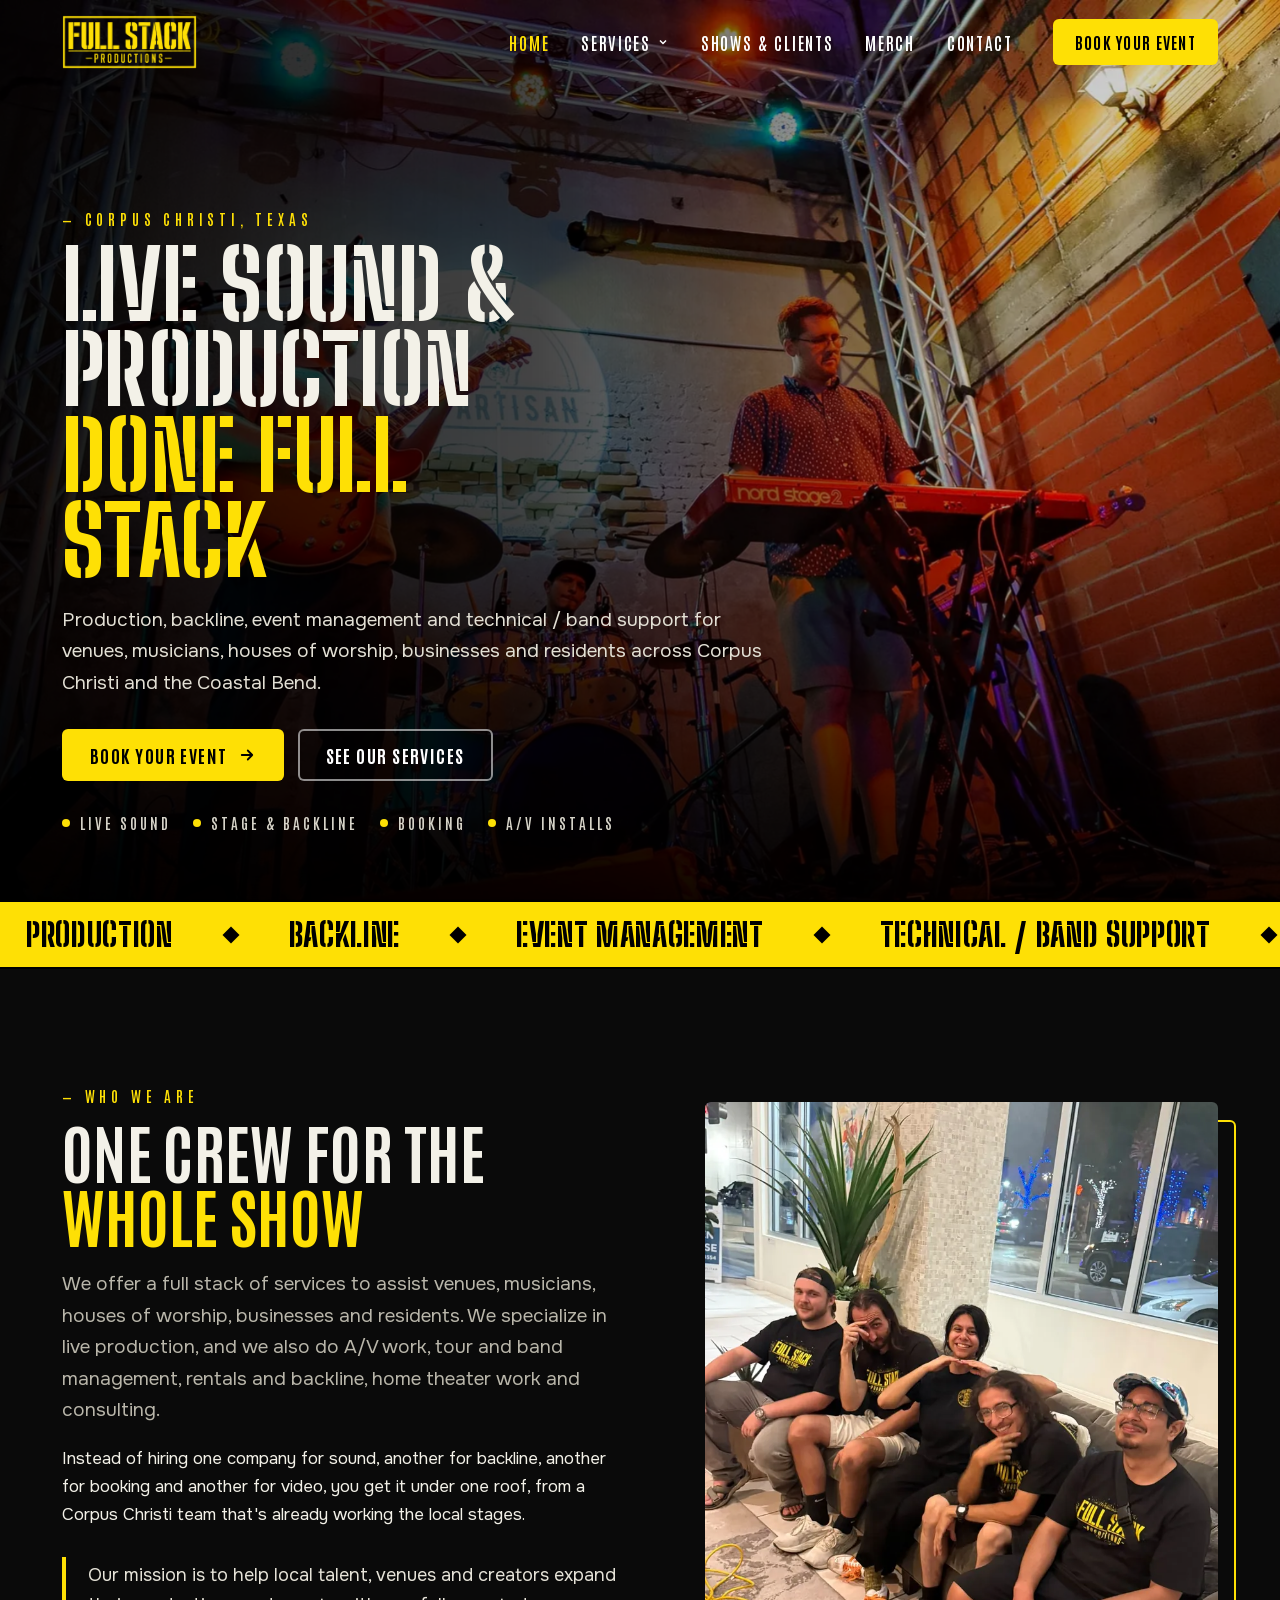
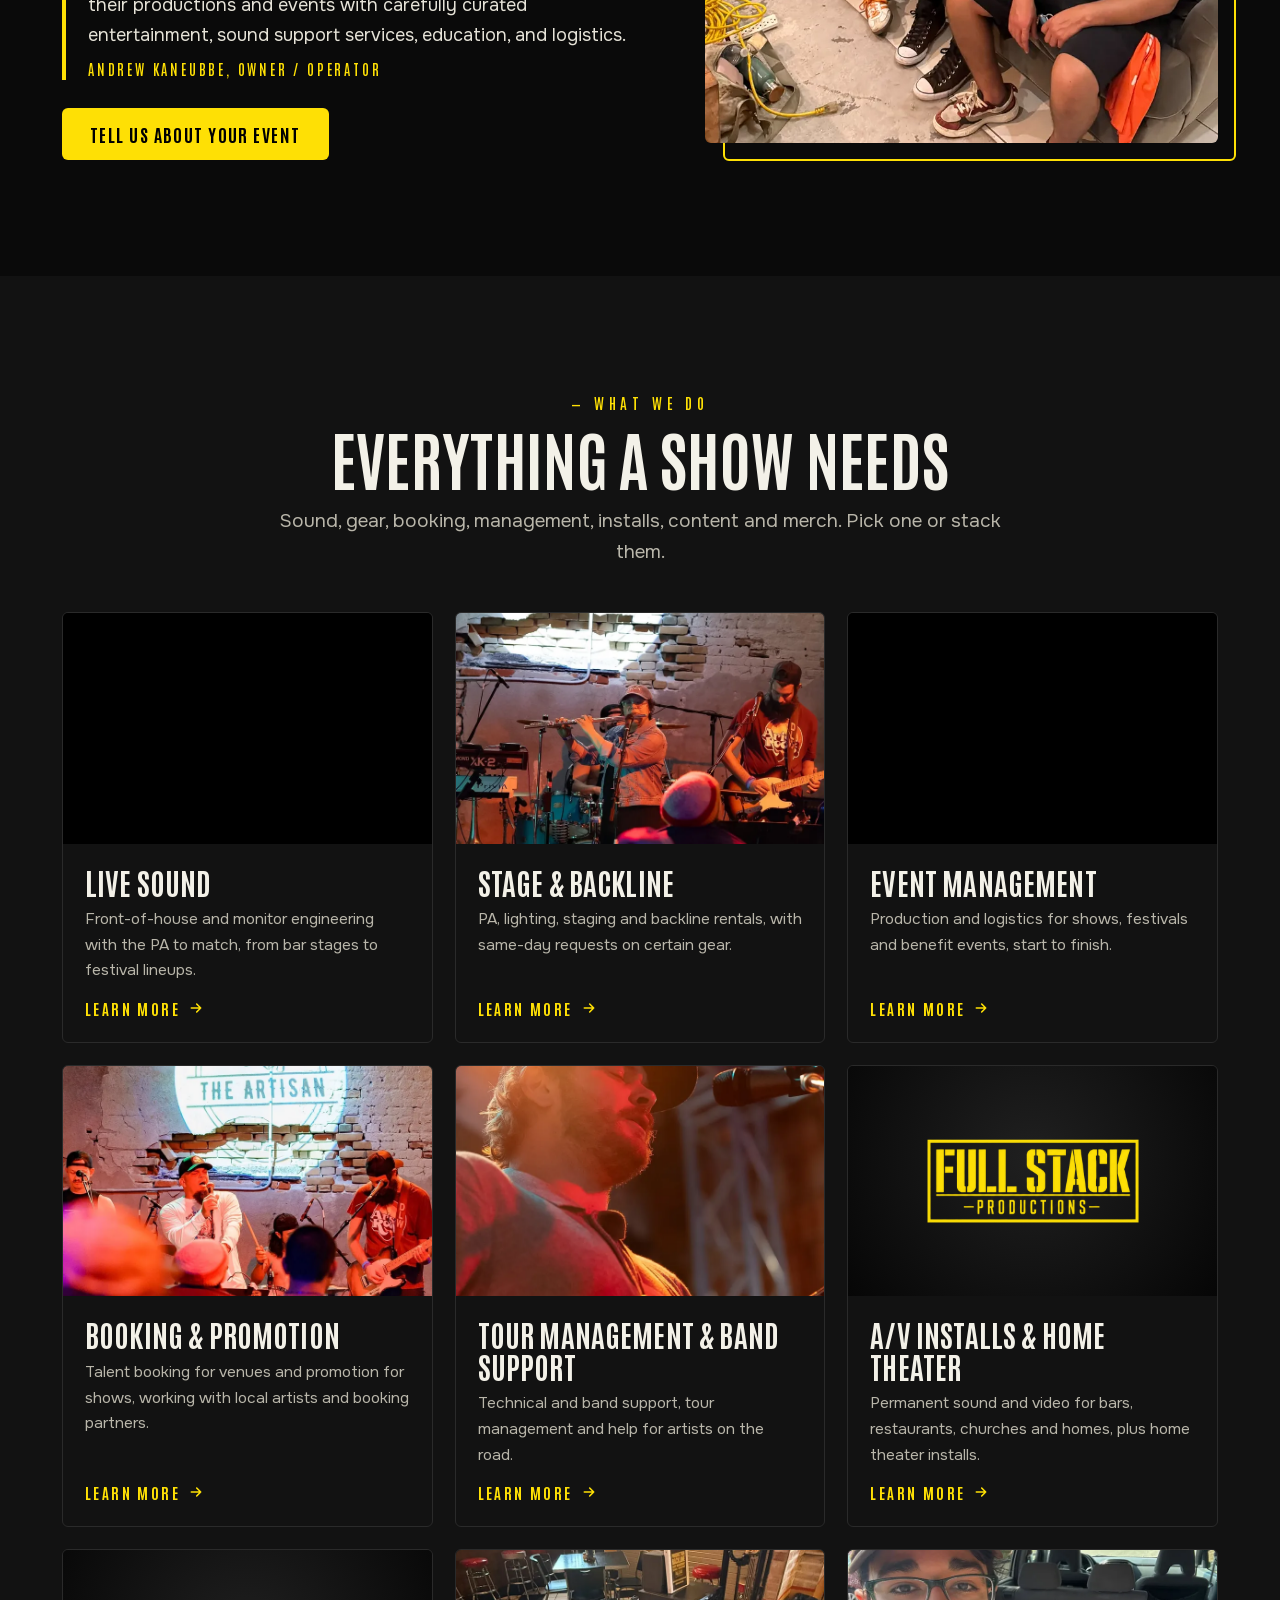
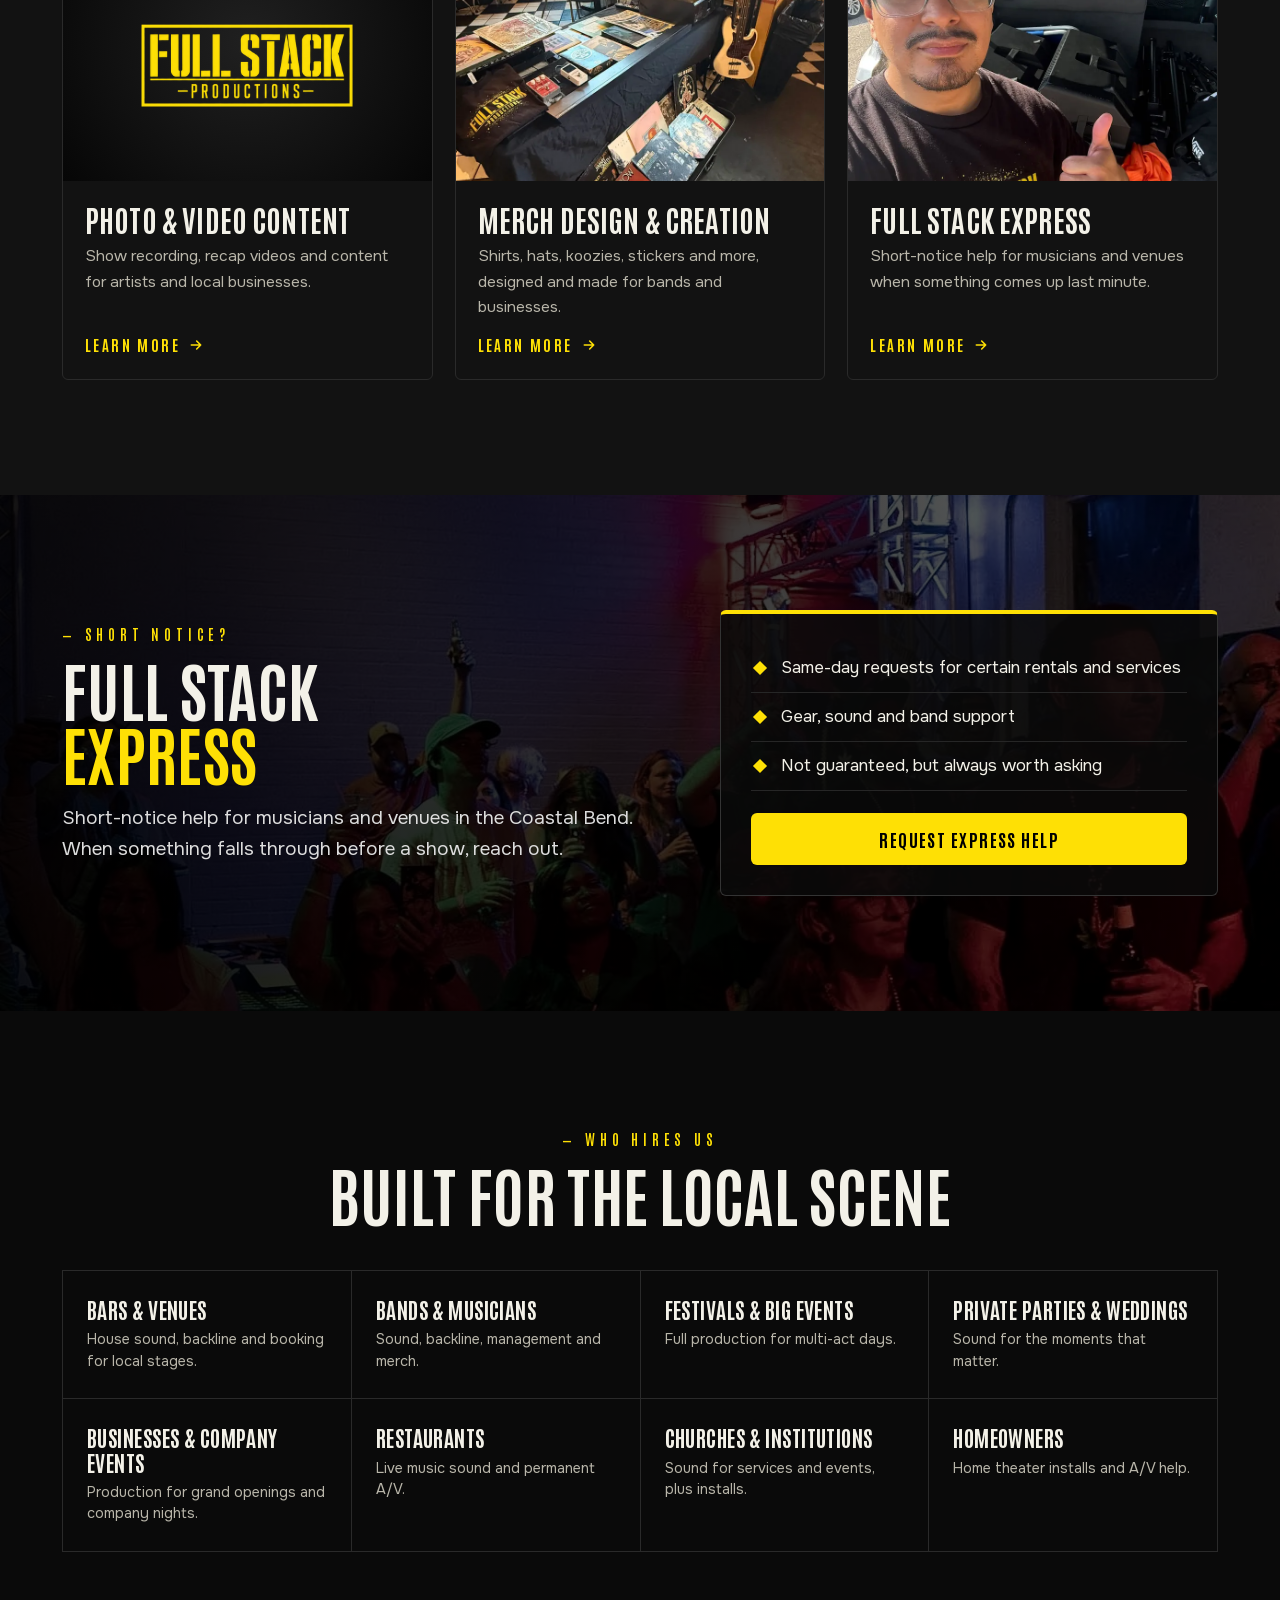
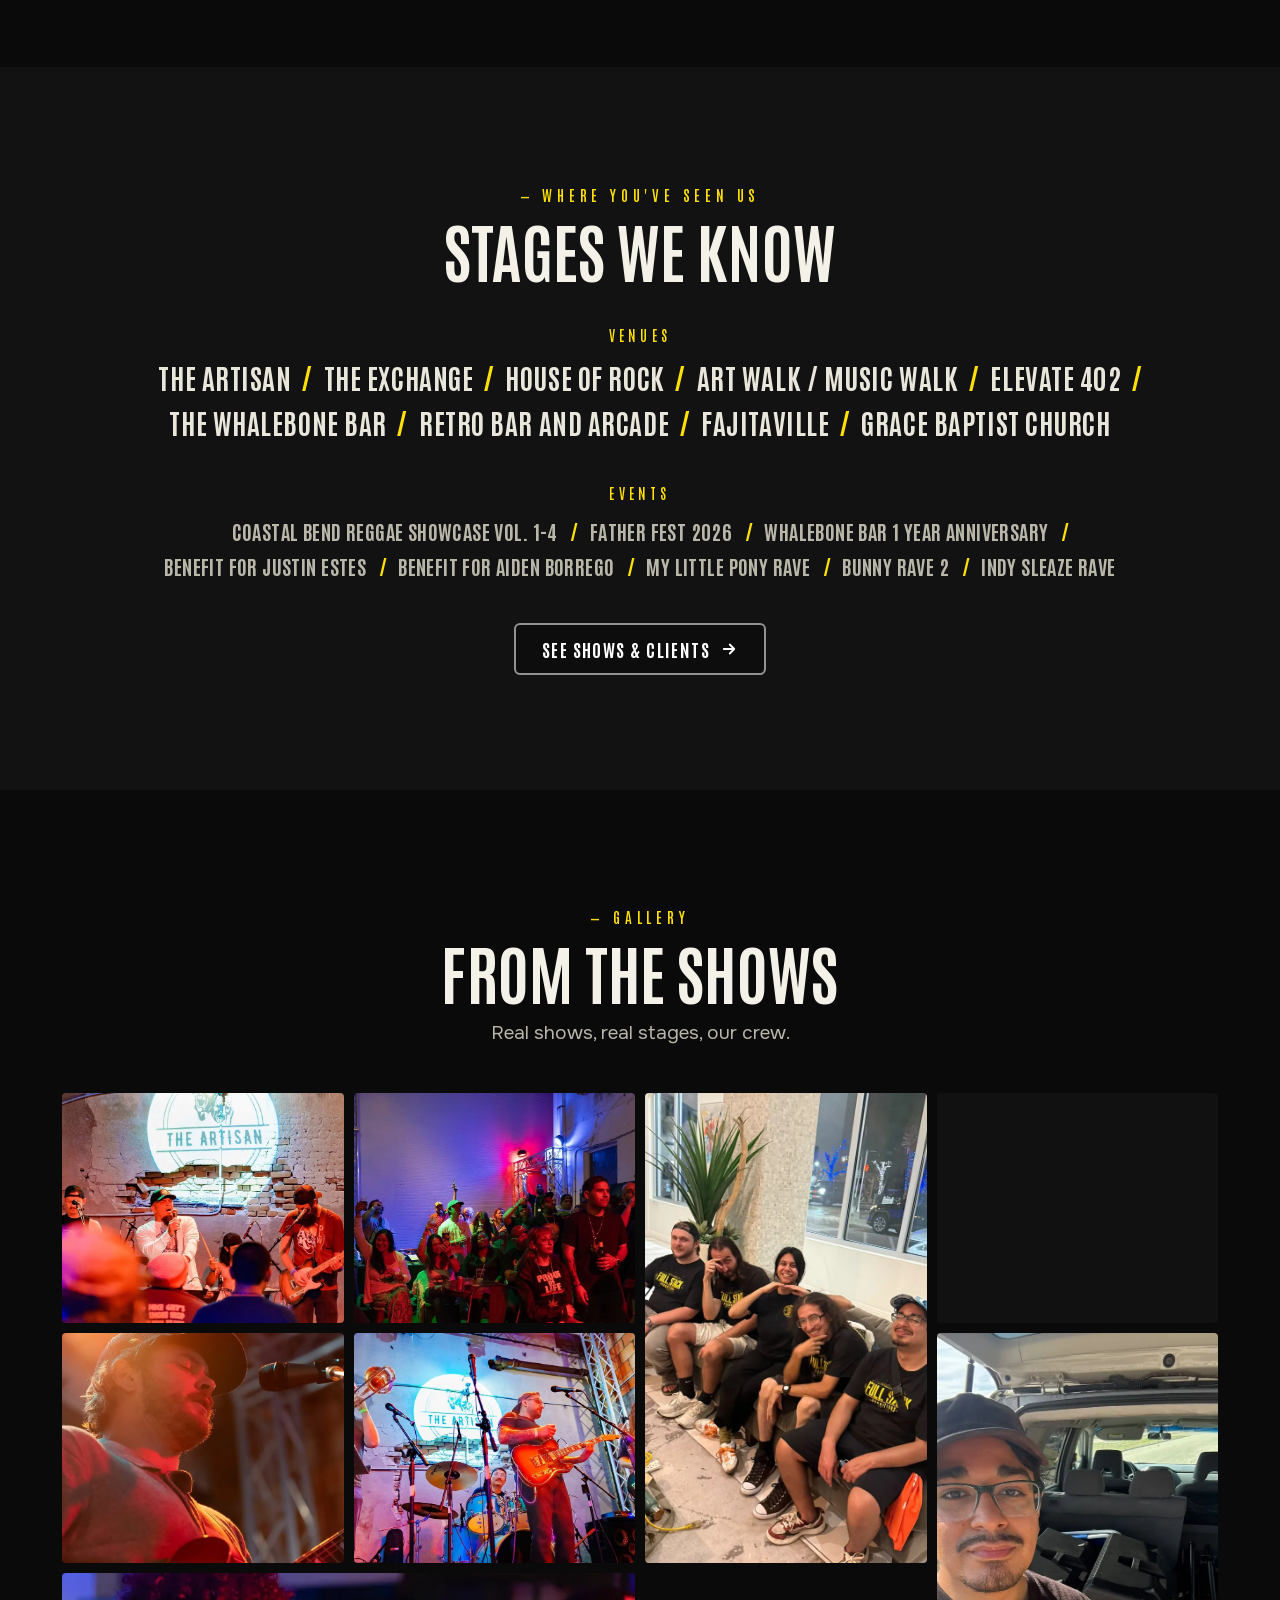
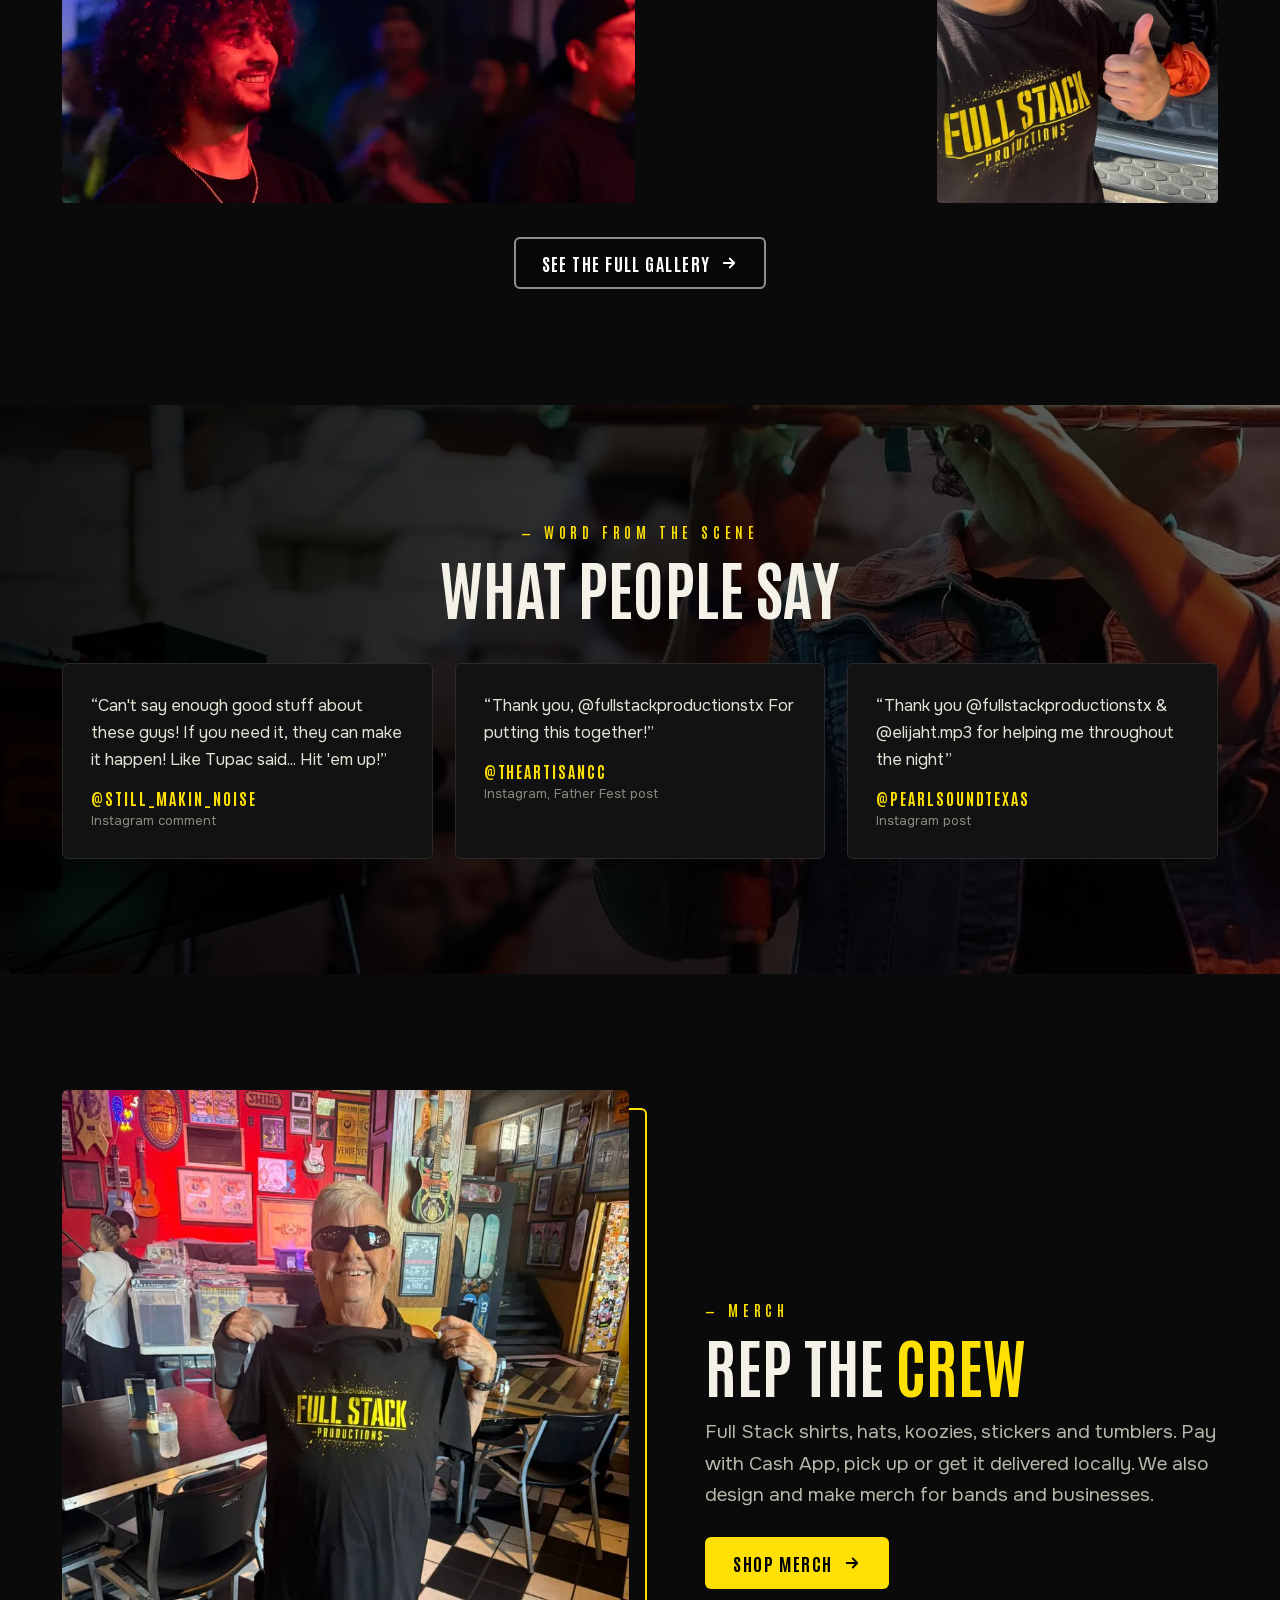
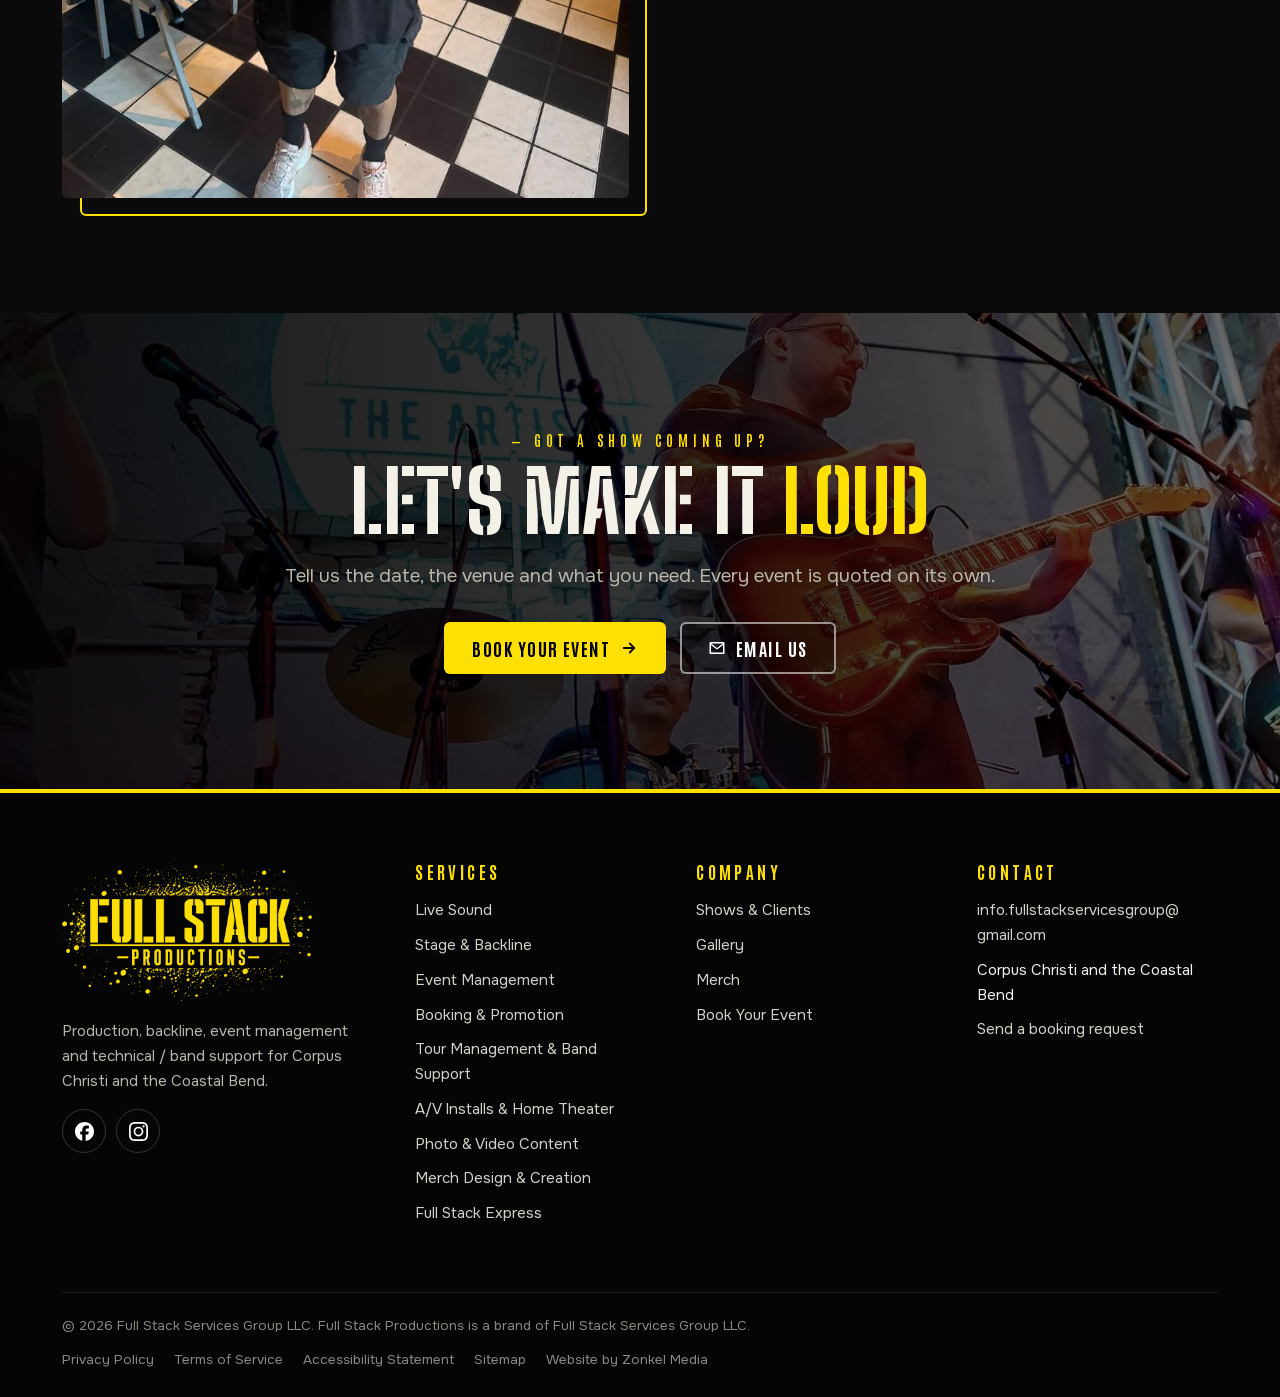
<file: index.html>
<!doctype html>
<html lang="en"><head>
<meta charset="utf-8"><meta name="viewport" content="width=device-width, initial-scale=1, viewport-fit=cover">
<title>Full Stack Productions | Live Sound, Backline &amp; Events in Corpus Christi</title><meta name="description" content="Live sound, stage and backline rentals, event management, booking, band support and A/V installs for venues, bands and events in Corpus Christi and the Coastal Bend."><meta name="robots" content="noindex, nofollow">
<link rel="canonical" href="https://fullstackproductionstx.com/">
<meta property="og:type" content="website"><meta property="og:title" content="Full Stack Productions | Live Sound, Backline &amp; Events in Corpus Christi"><meta property="og:description" content="Live sound, stage and backline rentals, event management, booking, band support and A/V installs for venues, bands and events in Corpus Christi and the Coastal Bend."><meta property="og:url" content="https://fullstackproductionstx.com/"><meta property="og:image" content="https://fullstackproductionstx.com/assets/og-card.jpg"><meta name="twitter:card" content="summary_large_image">
<meta name="theme-color" content="#0a0a0a">
<link rel="icon" href="assets/logo/favicon.png" type="image/png">
<link rel="preload" href="assets/fonts/BigShouldersStencilDisplay-800.woff2" as="font" type="font/woff2" crossorigin><link rel="preload" href="assets/fonts/Antonio-700.woff2" as="font" type="font/woff2" crossorigin><link rel="preload" href="assets/fonts/Onest-400.woff2" as="font" type="font/woff2" crossorigin><link rel="preload" as="image" href="assets/img/show-artisan-band.webp">
<link rel="stylesheet" href="css/fonts.css"><link rel="stylesheet" href="css/site.css">
<script type="application/ld+json">{"@context": "https://schema.org", "@type": "LocalBusiness", "name": "Full Stack Productions", "url": "https://fullstackproductionstx.com/", "email": "info.fullstackservicesgroup@gmail.com", "areaServed": ["Corpus Christi, TX", "Coastal Bend, TX"], "sameAs": ["https://www.facebook.com/profile.php?id=61561680834288", "https://www.instagram.com/fullstackproductionstx/"], "logo": "https://fullstackproductionstx.com/assets/logo/fullstack-boxed.png", "image": "https://fullstackproductionstx.com/assets/og-card.jpg", "parentOrganization": {"@type": "Organization", "name": "Full Stack Services Group LLC"}, "description": "Live sound, stage and backline, event management, booking, band support, A/V installs and home theater in Corpus Christi and the Coastal Bend."}</script>
</head><body>
<a class="sr" href="#main">Skip to content</a>
<header class="hdr"><div class="wrap hdr-in">
  <a class="brand" href="./" aria-label="Full Stack Productions home"><img src="assets/logo/fullstack-boxed.png" alt="Full Stack Productions" width="620" height="248"></a>
  <nav class="nav" aria-label="Main">
    <a href="./" aria-current="page">Home</a>
    <div class="dd"><button aria-haspopup="true">Services <svg viewBox="0 0 24 24" fill="none" stroke="currentColor" stroke-width="3" aria-hidden="true"><path d="M6 9l6 6 6-6"/></svg></button><div class="dd-panel"><small>9 services</small><a href="services/#live-sound">Live Sound</a><a href="services/#stage-backline">Stage & Backline</a><a href="services/#event-management">Event Management</a><a href="services/#booking-promotion">Booking & Promotion</a><a href="services/#band-support">Tour Management & Band Support</a><a href="services/#av-installs">A/V Installs & Home Theater</a><a href="services/#photo-video">Photo & Video Content</a><a href="services/#merch-design">Merch Design & Creation</a><a href="services/#full-stack-express">Full Stack Express</a></div></div>
    <a href="shows/">Shows &amp; Clients</a>
    <a href="merch/">Merch</a>
    <a href="book/">Contact</a>
  </nav>
  <a class="btn btn-y" href="book/">Book Your Event</a>
  <button class="burger" aria-label="Open menu"><span></span><span></span><span></span></button>
</div></header>
<nav class="mnav" aria-label="Mobile" aria-hidden="true">
  <div class="mnav-top"><img src="assets/logo/fullstack-boxed.png" alt="Full Stack Productions"><button class="mnav-x" aria-label="Close menu">&times;</button></div>
  <a href="./">Home</a>
  <details><summary>Services<small>9 services</small></summary><a href="services/#live-sound">Live Sound</a><a href="services/#stage-backline">Stage & Backline</a><a href="services/#event-management">Event Management</a><a href="services/#booking-promotion">Booking & Promotion</a><a href="services/#band-support">Tour Management & Band Support</a><a href="services/#av-installs">A/V Installs & Home Theater</a><a href="services/#photo-video">Photo & Video Content</a><a href="services/#merch-design">Merch Design & Creation</a><a href="services/#full-stack-express">Full Stack Express</a></details>
  <a href="shows/">Shows &amp; Clients</a>
  <a href="merch/">Merch</a>
  <a href="book/">Contact</a>
  <a class="btn btn-y" href="book/">Book Your Event</a>
</nav>
<main id="main">
<section class="hero "><div class="hero-bg"><img src="assets/img/show-artisan-band.webp" srcset="assets/img/show-artisan-band-800.webp 800w, assets/img/show-artisan-band.webp 1600w" sizes="100vw" alt="A band playing the Coastal Bend Reggae Showcase at The Artisan, produced by Full Stack Productions" fetchpriority="high"></div><div class="wrap hero-in"><span class="kick">Corpus Christi, Texas</span><h1>Live Sound &amp; Production <span class="y">Done Full Stack</span></h1><p class="lede">Production, backline, event management and technical / band support for venues, musicians, houses of worship, businesses and residents across Corpus Christi and the Coastal Bend.</p><div class="btns"><a class="btn btn-y" href="book/">Book Your Event <svg viewBox="0 0 24 24" fill="none" stroke="currentColor" stroke-width="2.4" stroke-linecap="round" stroke-linejoin="round" aria-hidden="true"><path d="M5 12h14M13 6l6 6-6 6"/></svg></a><a class="btn btn-o" href="services/">See Our Services</a></div><div class="hero-tags"><span>Live Sound</span><span>Stage &amp; Backline</span><span>Booking</span><span>A/V Installs</span></div></div></section><div class="ticker" aria-hidden="true"><div class="ticker-t"><span>Production</span><span>Backline</span><span>Event Management</span><span>Technical / Band Support</span><span>Production</span><span>Backline</span><span>Event Management</span><span>Technical / Band Support</span><span>Production</span><span>Backline</span><span>Event Management</span><span>Technical / Band Support</span><span>Production</span><span>Backline</span><span>Event Management</span><span>Technical / Band Support</span></div></div><section class="sec"><div class="wrap split">
  <div class="rv"><span class="kick">Who we are</span><h2>One crew for the <span class="y">whole show</span></h2>
    <p class="lede" style="margin-top:22px">We offer a full stack of services to assist venues, musicians, houses of worship, businesses and residents. We specialize in live production, and we also do A/V work, tour and band management, rentals and backline, home theater work and consulting.</p>
    <p>Instead of hiring one company for sound, another for backline, another for booking and another for video, you get it under one roof, from a Corpus Christi team that's already working the local stages.</p>
    <blockquote class="quote">Our mission is to help local talent, venues and creators expand their productions and events with carefully curated entertainment, sound support services, education, and logistics.<cite>Andrew Kaneubbe, Owner / Operator</cite></blockquote>
    <div class="btns" style="margin-top:26px"><a class="btn btn-y" href="book/">Tell Us About Your Event</a></div></div>
  <div class="split-media rv"><img src="assets/img/crew-dream-team.webp" srcset="assets/img/crew-dream-team-800.webp 800w, assets/img/crew-dream-team.webp 1600w" sizes="(max-width:820px) 92vw, 45vw" alt="The Full Stack Productions crew in their Full Stack shirts" loading="lazy" decoding="async"></div>
</div></section><section class="sec" style="background:var(--ink-2)"><div class="wrap">
  <div class="sec-head c"><span class="kick">What we do</span><h2>Everything a show needs</h2><p class="lede" style="margin-top:16px">Sound, gear, booking, management, installs, content and merch. Pick one or stack them.</p></div>
  <div class="cards"><a class="card rv" href="services/#live-sound"><div class="card-img"><img src="assets/img/show-artisan-guitar.webp" srcset="assets/img/show-artisan-guitar-800.webp 800w, assets/img/show-artisan-guitar.webp 1600w" sizes="(max-width:600px) 92vw, (max-width:1100px) 46vw, 380px" alt="Live Sound" loading="lazy" decoding="async"></div><div class="card-b"><h3>Live Sound</h3><p>Front-of-house and monitor engineering with the PA to match, from bar stages to festival lineups.</p><span class="more">Learn more <svg viewBox="0 0 24 24" fill="none" stroke="currentColor" stroke-width="2.4" stroke-linecap="round" stroke-linejoin="round" aria-hidden="true"><path d="M5 12h14M13 6l6 6-6 6"/></svg></span></div></a><a class="card rv" href="services/#stage-backline"><div class="card-img"><img src="assets/img/show-artisan-flute-stage.webp" srcset="assets/img/show-artisan-flute-stage-800.webp 800w, assets/img/show-artisan-flute-stage.webp 1600w" sizes="(max-width:600px) 92vw, (max-width:1100px) 46vw, 380px" alt="Stage &amp; Backline" loading="lazy" decoding="async"></div><div class="card-b"><h3>Stage & Backline</h3><p>PA, lighting, staging and backline rentals, with same-day requests on certain gear.</p><span class="more">Learn more <svg viewBox="0 0 24 24" fill="none" stroke="currentColor" stroke-width="2.4" stroke-linecap="round" stroke-linejoin="round" aria-hidden="true"><path d="M5 12h14M13 6l6 6-6 6"/></svg></span></div></a><a class="card rv" href="services/#event-management"><div class="card-img"><img src="assets/img/show-artisan-crowd.webp" srcset="assets/img/show-artisan-crowd-800.webp 800w, assets/img/show-artisan-crowd.webp 1600w" sizes="(max-width:600px) 92vw, (max-width:1100px) 46vw, 380px" alt="Event Management" loading="lazy" decoding="async"></div><div class="card-b"><h3>Event Management</h3><p>Production and logistics for shows, festivals and benefit events, start to finish.</p><span class="more">Learn more <svg viewBox="0 0 24 24" fill="none" stroke="currentColor" stroke-width="2.4" stroke-linecap="round" stroke-linejoin="round" aria-hidden="true"><path d="M5 12h14M13 6l6 6-6 6"/></svg></span></div></a><a class="card rv" href="services/#booking-promotion"><div class="card-img"><img src="assets/img/show-artisan-singer.webp" srcset="assets/img/show-artisan-singer-800.webp 800w, assets/img/show-artisan-singer.webp 1600w" sizes="(max-width:600px) 92vw, (max-width:1100px) 46vw, 380px" alt="Booking &amp; Promotion" loading="lazy" decoding="async"></div><div class="card-b"><h3>Booking & Promotion</h3><p>Talent booking for venues and promotion for shows, working with local artists and booking partners.</p><span class="more">Learn more <svg viewBox="0 0 24 24" fill="none" stroke="currentColor" stroke-width="2.4" stroke-linecap="round" stroke-linejoin="round" aria-hidden="true"><path d="M5 12h14M13 6l6 6-6 6"/></svg></span></div></a><a class="card rv" href="services/#band-support"><div class="card-img"><img src="assets/img/show-artisan-vocal.webp" srcset="assets/img/show-artisan-vocal-800.webp 800w, assets/img/show-artisan-vocal.webp 1600w" sizes="(max-width:600px) 92vw, (max-width:1100px) 46vw, 380px" alt="Tour Management &amp; Band Support" loading="lazy" decoding="async"></div><div class="card-b"><h3>Tour Management & Band Support</h3><p>Technical and band support, tour management and help for artists on the road.</p><span class="more">Learn more <svg viewBox="0 0 24 24" fill="none" stroke="currentColor" stroke-width="2.4" stroke-linecap="round" stroke-linejoin="round" aria-hidden="true"><path d="M5 12h14M13 6l6 6-6 6"/></svg></span></div></a><a class="card rv" href="services/#av-installs"><div class="card-img logo"><img src="assets/logo/fullstack-boxed.png" alt="" loading="lazy"></div><div class="card-b"><h3>A/V Installs & Home Theater</h3><p>Permanent sound and video for bars, restaurants, churches and homes, plus home theater installs.</p><span class="more">Learn more <svg viewBox="0 0 24 24" fill="none" stroke="currentColor" stroke-width="2.4" stroke-linecap="round" stroke-linejoin="round" aria-hidden="true"><path d="M5 12h14M13 6l6 6-6 6"/></svg></span></div></a><a class="card rv" href="services/#photo-video"><div class="card-img logo"><img src="assets/logo/fullstack-boxed.png" alt="" loading="lazy"></div><div class="card-b"><h3>Photo & Video Content</h3><p>Show recording, recap videos and content for artists and local businesses.</p><span class="more">Learn more <svg viewBox="0 0 24 24" fill="none" stroke="currentColor" stroke-width="2.4" stroke-linecap="round" stroke-linejoin="round" aria-hidden="true"><path d="M5 12h14M13 6l6 6-6 6"/></svg></span></div></a><a class="card rv" href="services/#merch-design"><div class="card-img"><img src="assets/img/flea-market-table.webp" srcset="assets/img/flea-market-table-800.webp 800w, assets/img/flea-market-table.webp 1600w" sizes="(max-width:600px) 92vw, (max-width:1100px) 46vw, 380px" alt="Merch Design &amp; Creation" loading="lazy" decoding="async"></div><div class="card-b"><h3>Merch Design & Creation</h3><p>Shirts, hats, koozies, stickers and more, designed and made for bands and businesses.</p><span class="more">Learn more <svg viewBox="0 0 24 24" fill="none" stroke="currentColor" stroke-width="2.4" stroke-linecap="round" stroke-linejoin="round" aria-hidden="true"><path d="M5 12h14M13 6l6 6-6 6"/></svg></span></div></a><a class="card rv" href="services/#full-stack-express"><div class="card-img"><img src="assets/img/crew-fausto.webp" srcset="assets/img/crew-fausto-800.webp 800w, assets/img/crew-fausto.webp 1600w" sizes="(max-width:600px) 92vw, (max-width:1100px) 46vw, 380px" alt="Full Stack Express" loading="lazy" decoding="async"></div><div class="card-b"><h3>Full Stack Express</h3><p>Short-notice help for musicians and venues when something comes up last minute.</p><span class="more">Learn more <svg viewBox="0 0 24 24" fill="none" stroke="currentColor" stroke-width="2.4" stroke-linecap="round" stroke-linejoin="round" aria-hidden="true"><path d="M5 12h14M13 6l6 6-6 6"/></svg></span></div></a></div></div></section><section class="pband"><div class="pband-bg"><img src="assets/img/show-artisan-crowd.webp" srcset="assets/img/show-artisan-crowd-800.webp 800w, assets/img/show-artisan-crowd.webp 1600w" sizes="100vw" alt="" loading="lazy" decoding="async"></div><div class="wrap sec express">
  <div class="rv"><span class="kick">Short notice?</span><h2>Full Stack <span class="y">Express</span></h2>
    <p class="lede" style="margin-top:18px;color:#ddd">Short-notice help for musicians and venues in the Coastal Bend. When something falls through before a show, reach out.</p></div>
  <div class="express-card rv"><ul><li>Same-day requests for certain rentals and services</li><li>Gear, sound and band support</li><li>Not guaranteed, but always worth asking</li></ul>
    <a class="btn btn-y" href="book/?service=Full+Stack+Express" style="width:100%">Request Express Help</a></div>
</div></section><section class="sec"><div class="wrap">
  <div class="sec-head c"><span class="kick">Who hires us</span><h2>Built for the local scene</h2></div>
  <div class="who rv"><div>Bars &amp; Venues<small>House sound, backline and booking for local stages.</small></div><div>Bands &amp; Musicians<small>Sound, backline, management and merch.</small></div><div>Festivals &amp; Big Events<small>Full production for multi-act days.</small></div><div>Private Parties &amp; Weddings<small>Sound for the moments that matter.</small></div><div>Businesses &amp; Company Events<small>Production for grand openings and company nights.</small></div><div>Restaurants<small>Live music sound and permanent A/V.</small></div><div>Churches &amp; Institutions<small>Sound for services and events, plus installs.</small></div><div>Homeowners<small>Home theater installs and A/V help.</small></div></div></div></section><section class="sec" style="background:var(--ink-2)"><div class="wrap">
  <div class="sec-head c"><span class="kick">Where you've seen us</span><h2>Stages we know</h2></div>
  <p class="names-label">Venues</p><div class="names rv"><span>The Artisan</span><span>The Exchange</span><span>House of Rock</span><span>Art Walk / Music Walk</span><span>Elevate 402</span><span>The Whalebone Bar</span><span>Retro Bar and Arcade</span><span>Fajitaville</span><span>Grace Baptist Church</span></div>
  <p class="names-label">Events</p><div class="names sm rv"><span>Coastal Bend Reggae Showcase Vol. 1-4</span><span>Father Fest 2026</span><span>Whalebone Bar 1 Year Anniversary</span><span>Benefit for Justin Estes</span><span>Benefit for Aiden Borrego</span><span>My Little Pony Rave</span><span>Bunny Rave 2</span><span>Indy Sleaze Rave</span></div>
  <div class="btns" style="justify-content:center;margin-top:44px"><a class="btn btn-o" href="shows/">See Shows &amp; Clients <svg viewBox="0 0 24 24" fill="none" stroke="currentColor" stroke-width="2.4" stroke-linecap="round" stroke-linejoin="round" aria-hidden="true"><path d="M5 12h14M13 6l6 6-6 6"/></svg></a></div>
</div></section><section class="sec"><div class="wrap">
  <div class="sec-head c"><span class="kick">Gallery</span><h2>From the shows</h2><p class="lede" style="margin-top:14px">Real shows, real stages, our crew.</p></div>
  <div class="gal rv"><figure class=""><img src="assets/img/show-artisan-singer.webp" srcset="assets/img/show-artisan-singer-800.webp 800w, assets/img/show-artisan-singer.webp 1600w" sizes="(max-width:820px) 46vw, 25vw" alt="Coastal Bend Reggae Showcase at The Artisan. Photo: @battgoods" loading="lazy" decoding="async"><figcaption>Coastal Bend Reggae Showcase at The Artisan. Photo: @battgoods</figcaption></figure><figure class=""><img src="assets/img/show-artisan-crowd.webp" srcset="assets/img/show-artisan-crowd-800.webp 800w, assets/img/show-artisan-crowd.webp 1600w" sizes="(max-width:820px) 46vw, 25vw" alt="Coastal Bend Reggae Showcase at The Artisan. Photo: @battgoods" loading="lazy" decoding="async"><figcaption>Coastal Bend Reggae Showcase at The Artisan. Photo: @battgoods</figcaption></figure><figure class="t"><img src="assets/img/crew-dream-team.webp" srcset="assets/img/crew-dream-team-800.webp 800w, assets/img/crew-dream-team.webp 1600w" sizes="(max-width:820px) 46vw, 25vw" alt="The Full Stack crew after 3 stages and 12 bands at their first downtown sponsored event" loading="lazy" decoding="async"><figcaption>The Full Stack crew after 3 stages and 12 bands at their first downtown sponsored event</figcaption></figure><figure class=""><img src="assets/img/show-artisan-flute.webp" srcset="assets/img/show-artisan-flute-800.webp 800w, assets/img/show-artisan-flute.webp 1600w" sizes="(max-width:820px) 46vw, 25vw" alt="Coastal Bend Reggae Showcase at The Artisan. Photo: @battgoods" loading="lazy" decoding="async"><figcaption>Coastal Bend Reggae Showcase at The Artisan. Photo: @battgoods</figcaption></figure><figure class=""><img src="assets/img/show-artisan-vocal.webp" srcset="assets/img/show-artisan-vocal-800.webp 800w, assets/img/show-artisan-vocal.webp 1600w" sizes="(max-width:820px) 46vw, 25vw" alt="Coastal Bend Reggae Showcase at The Artisan. Photo: @battgoods" loading="lazy" decoding="async"><figcaption>Coastal Bend Reggae Showcase at The Artisan. Photo: @battgoods</figcaption></figure><figure class="w"><img src="assets/img/show-artisan-fan.webp" srcset="assets/img/show-artisan-fan-800.webp 800w, assets/img/show-artisan-fan.webp 1600w" sizes="(max-width:820px) 46vw, 25vw" alt="Coastal Bend Reggae Showcase at The Artisan. Photo: @battgoods" loading="lazy" decoding="async"><figcaption>Coastal Bend Reggae Showcase at The Artisan. Photo: @battgoods</figcaption></figure><figure class=""><img src="assets/img/show-artisan-guitar.webp" srcset="assets/img/show-artisan-guitar-800.webp 800w, assets/img/show-artisan-guitar.webp 1600w" sizes="(max-width:820px) 46vw, 25vw" alt="Coastal Bend Reggae Showcase at The Artisan. Photo: @battgoods" loading="lazy" decoding="async"><figcaption>Coastal Bend Reggae Showcase at The Artisan. Photo: @battgoods</figcaption></figure><figure class="t"><img src="assets/img/crew-fausto.webp" srcset="assets/img/crew-fausto-800.webp 800w, assets/img/crew-fausto.webp 1600w" sizes="(max-width:820px) 46vw, 25vw" alt="Team member Fausto Lopez, sound tech for the community celebration at Carroll Ln Park" loading="lazy" decoding="async"><figcaption>Team member Fausto Lopez, sound tech for the community celebration at Carroll Ln Park</figcaption></figure></div><div class="btns" style="justify-content:center;margin-top:34px"><a class="btn btn-o" href="shows/#gallery">See the Full Gallery <svg viewBox="0 0 24 24" fill="none" stroke="currentColor" stroke-width="2.4" stroke-linecap="round" stroke-linejoin="round" aria-hidden="true"><path d="M5 12h14M13 6l6 6-6 6"/></svg></a></div></div></section><section class="pband"><div class="pband-bg"><img src="assets/img/show-artisan-flute.webp" srcset="assets/img/show-artisan-flute-800.webp 800w, assets/img/show-artisan-flute.webp 1600w" sizes="100vw" alt="" loading="lazy" decoding="async"></div><div class="wrap sec"><div class="sec-head c"><span class="kick">Word from the scene</span><h2>What people say</h2></div><div class="revs"><blockquote class="rev rv"><p>&ldquo;Can&#x27;t say enough good stuff about these guys! If you need it, they can make it happen! Like Tupac said... Hit &#x27;em up!&rdquo;</p><footer>@still_makin_noise<small>Instagram comment</small></footer></blockquote><blockquote class="rev rv"><p>&ldquo;Thank you, @fullstackproductionstx For putting this together!&rdquo;</p><footer>@theartisancc<small>Instagram, Father Fest post</small></footer></blockquote><blockquote class="rev rv"><p>&ldquo;Thank you @fullstackproductionstx &amp; @elijaht.mp3 for helping me throughout the night&rdquo;</p><footer>@pearlsoundtexas<small>Instagram post</small></footer></blockquote></div></div></section><section class="sec"><div class="wrap split">
  <div class="split-media rv"><img src="assets/img/merch-shirt-house-of-rock.webp" srcset="assets/img/merch-shirt-house-of-rock-800.webp 800w, assets/img/merch-shirt-house-of-rock.webp 1600w" sizes="(max-width:820px) 92vw, 45vw" alt="A Full Stack Productions shirt held up at the House of Rock" loading="lazy" decoding="async"></div>
  <div class="rv"><span class="kick">Merch</span><h2>Rep the <span class="y">crew</span></h2>
    <p class="lede" style="margin-top:20px">Full Stack shirts, hats, koozies, stickers and tumblers. Pay with Cash App, pick up or get it delivered locally. We also design and make merch for bands and businesses.</p>
    <div class="btns" style="margin-top:26px"><a class="btn btn-y" href="merch/">Shop Merch <svg viewBox="0 0 24 24" fill="none" stroke="currentColor" stroke-width="2.4" stroke-linecap="round" stroke-linejoin="round" aria-hidden="true"><path d="M5 12h14M13 6l6 6-6 6"/></svg></a></div></div>
</div></section><section class="pband"><div class="pband-bg"><img src="assets/img/show-artisan-guitar.webp" srcset="assets/img/show-artisan-guitar-800.webp 800w, assets/img/show-artisan-guitar.webp 1600w" sizes="100vw" alt="" loading="lazy" decoding="async"></div><div class="wrap sec cta"><span class="kick">Got a show coming up?</span><h2>Let's Make It <span class="y">Loud</span></h2>
  <p class="lede">Tell us the date, the venue and what you need. Every event is quoted on its own.</p>
  <div class="btns"><a class="btn btn-y" href="book/">Book Your Event <svg viewBox="0 0 24 24" fill="none" stroke="currentColor" stroke-width="2.4" stroke-linecap="round" stroke-linejoin="round" aria-hidden="true"><path d="M5 12h14M13 6l6 6-6 6"/></svg></a><a class="btn btn-o" href="mailto:info.fullstackservicesgroup@gmail.com"><svg viewBox="0 0 24 24" fill="currentColor" aria-hidden="true"><path d="M2 5.5A1.5 1.5 0 0 1 3.5 4h17A1.5 1.5 0 0 1 22 5.5v13a1.5 1.5 0 0 1-1.5 1.5h-17A1.5 1.5 0 0 1 2 18.5v-13Zm2.2.5 7.8 6.1L19.8 6H4.2ZM20 7.9l-7.4 5.8a1 1 0 0 1-1.2 0L4 7.9V18h16V7.9Z"/></svg> Email Us</a></div></div></section>
</main>
<footer class="ftr"><div class="wrap">
  <div class="ftr-grid">
    <div class="ftr-logo"><img src="assets/logo/fullstack-logo-splatter-transparent.png" alt="Full Stack Productions" width="1584" height="872" loading="lazy">
      <p>Production, backline, event management and technical / band support for Corpus Christi and the Coastal Bend.</p>
      <div class="soc"><a href="https://www.facebook.com/profile.php?id=61561680834288" target="_blank" rel="noopener" aria-label="Facebook"><svg viewBox="0 0 24 24" fill="currentColor" aria-hidden="true"><path d="M9.101 23.691v-7.98H6.627v-3.667h2.474v-1.58c0-4.085 1.848-5.978 5.858-5.978.401 0 .955.042 1.468.103a8.68 8.68 0 0 1 1.141.195v3.325a8.623 8.623 0 0 0-.653-.036 26.805 26.805 0 0 0-.733-.009c-.707 0-1.259.096-1.675.309a1.686 1.686 0 0 0-.679.622c-.258.42-.374.995-.374 1.752v1.297h3.919l-.386 2.103-.287 1.564h-3.246v8.245C19.396 23.238 24 18.179 24 12.044c0-6.627-5.373-12-12-12s-12 5.373-12 12c0 5.628 3.874 10.35 9.101 11.647Z"/></svg></a><a href="https://www.instagram.com/fullstackproductionstx/" target="_blank" rel="noopener" aria-label="Instagram"><svg viewBox="0 0 24 24" fill="currentColor" aria-hidden="true"><path d="M7.03.084c-1.277.06-2.149.264-2.91.563a5.874 5.874 0 0 0-2.124 1.388 5.878 5.878 0 0 0-1.38 2.127C.321 4.926.12 5.8.064 7.076.008 8.354-.005 8.764.001 12.023c.007 3.259.021 3.667.083 4.947.061 1.277.264 2.149.563 2.911.308.789.72 1.457 1.388 2.123a5.872 5.872 0 0 0 2.129 1.38c.763.295 1.636.496 2.913.552 1.278.056 1.689.069 4.947.063 3.257-.007 3.668-.021 4.947-.082 1.28-.06 2.147-.265 2.91-.563a5.881 5.881 0 0 0 2.123-1.388 5.881 5.881 0 0 0 1.38-2.129c.295-.763.496-1.636.551-2.912.056-1.28.07-1.69.063-4.948-.006-3.258-.02-3.667-.081-4.947-.06-1.28-.264-2.148-.564-2.911a5.892 5.892 0 0 0-1.387-2.123 5.857 5.857 0 0 0-2.128-1.38C19.074.322 18.202.12 16.924.066 15.647.009 15.236-.006 11.977 0 8.718.008 8.31.021 7.03.084m.14 21.693c-1.17-.05-1.805-.245-2.228-.408a3.736 3.736 0 0 1-1.382-.895 3.695 3.695 0 0 1-.9-1.378c-.165-.423-.363-1.058-.417-2.228-.06-1.264-.072-1.644-.08-4.848-.006-3.204.006-3.583.061-4.848.05-1.169.246-1.805.408-2.228.216-.561.477-.96.895-1.382a3.705 3.705 0 0 1 1.379-.9c.423-.165 1.057-.361 2.227-.417 1.265-.06 1.644-.072 4.848-.08 3.203-.006 3.583.006 4.85.062 1.168.05 1.804.244 2.227.408.56.216.96.475 1.382.895.421.42.681.817.9 1.378.165.422.362 1.056.417 2.227.06 1.265.074 1.645.08 4.848.005 3.203-.006 3.583-.061 4.848-.051 1.17-.245 1.805-.408 2.23-.216.56-.477.96-.896 1.38a3.705 3.705 0 0 1-1.378.9c-.422.165-1.058.362-2.226.418-1.266.06-1.645.072-4.85.079-3.204.007-3.582-.006-4.848-.06m9.783-16.192a1.44 1.44 0 1 0 1.437-1.442 1.44 1.44 0 0 0-1.437 1.442M5.839 12.012a6.161 6.161 0 1 0 12.323-.024 6.162 6.162 0 0 0-12.323.024M8 12.008A4 4 0 1 1 12.008 16 4 4 0 0 1 8 12.008"/></svg></a></div>
    </div>
    <div><h4>Services</h4><ul><li><a href="services/#live-sound">Live Sound</a></li><li><a href="services/#stage-backline">Stage & Backline</a></li><li><a href="services/#event-management">Event Management</a></li><li><a href="services/#booking-promotion">Booking & Promotion</a></li><li><a href="services/#band-support">Tour Management & Band Support</a></li><li><a href="services/#av-installs">A/V Installs & Home Theater</a></li><li><a href="services/#photo-video">Photo & Video Content</a></li><li><a href="services/#merch-design">Merch Design & Creation</a></li><li><a href="services/#full-stack-express">Full Stack Express</a></li></ul></div>
    <div><h4>Company</h4><ul><li><a href="shows/">Shows &amp; Clients</a></li><li><a href="shows/#gallery">Gallery</a></li><li><a href="merch/">Merch</a></li><li><a href="book/">Book Your Event</a></li></ul></div>
    <div><h4>Contact</h4><ul><li><a href="mailto:info.fullstackservicesgroup@gmail.com">info.fullstackservicesgroup@<wbr>gmail.com</a></li><li>Corpus Christi and the Coastal Bend</li><li><a href="book/">Send a booking request</a></li></ul></div>
  </div>
  <div class="ftr-bottom"><span>&copy; 2026 Full Stack Services Group LLC. Full Stack Productions is a brand of Full Stack Services Group LLC.</span><nav><a href="privacy/">Privacy Policy</a><a href="terms/">Terms of Service</a><a href="accessibility/">Accessibility Statement</a><a href="sitemap.xml">Sitemap</a><a href="https://zonkelmedia.com" target="_blank" rel="noopener">Website by Zonkel Media</a></nav></div>
</div></footer>
<nav class="mbar" aria-label="Quick contact"><a class="btn btn-y" href="book/"><svg viewBox="0 0 24 24" fill="currentColor" aria-hidden="true"><path d="M7 2h2v2h6V2h2v2h3a1 1 0 0 1 1 1v15a1 1 0 0 1-1 1H4a1 1 0 0 1-1-1V5a1 1 0 0 1 1-1h3V2Zm12 8H5v9h14v-9Z"/></svg> Book Now</a><a class="btn btn-o" href="mailto:info.fullstackservicesgroup@gmail.com"><svg viewBox="0 0 24 24" fill="currentColor" aria-hidden="true"><path d="M2 5.5A1.5 1.5 0 0 1 3.5 4h17A1.5 1.5 0 0 1 22 5.5v13a1.5 1.5 0 0 1-1.5 1.5h-17A1.5 1.5 0 0 1 2 18.5v-13Zm2.2.5 7.8 6.1L19.8 6H4.2ZM20 7.9l-7.4 5.8a1 1 0 0 1-1.2 0L4 7.9V18h16V7.9Z"/></svg> Email</a></nav>
<script src="js/site.js" defer></script>
</body></html>
</file>
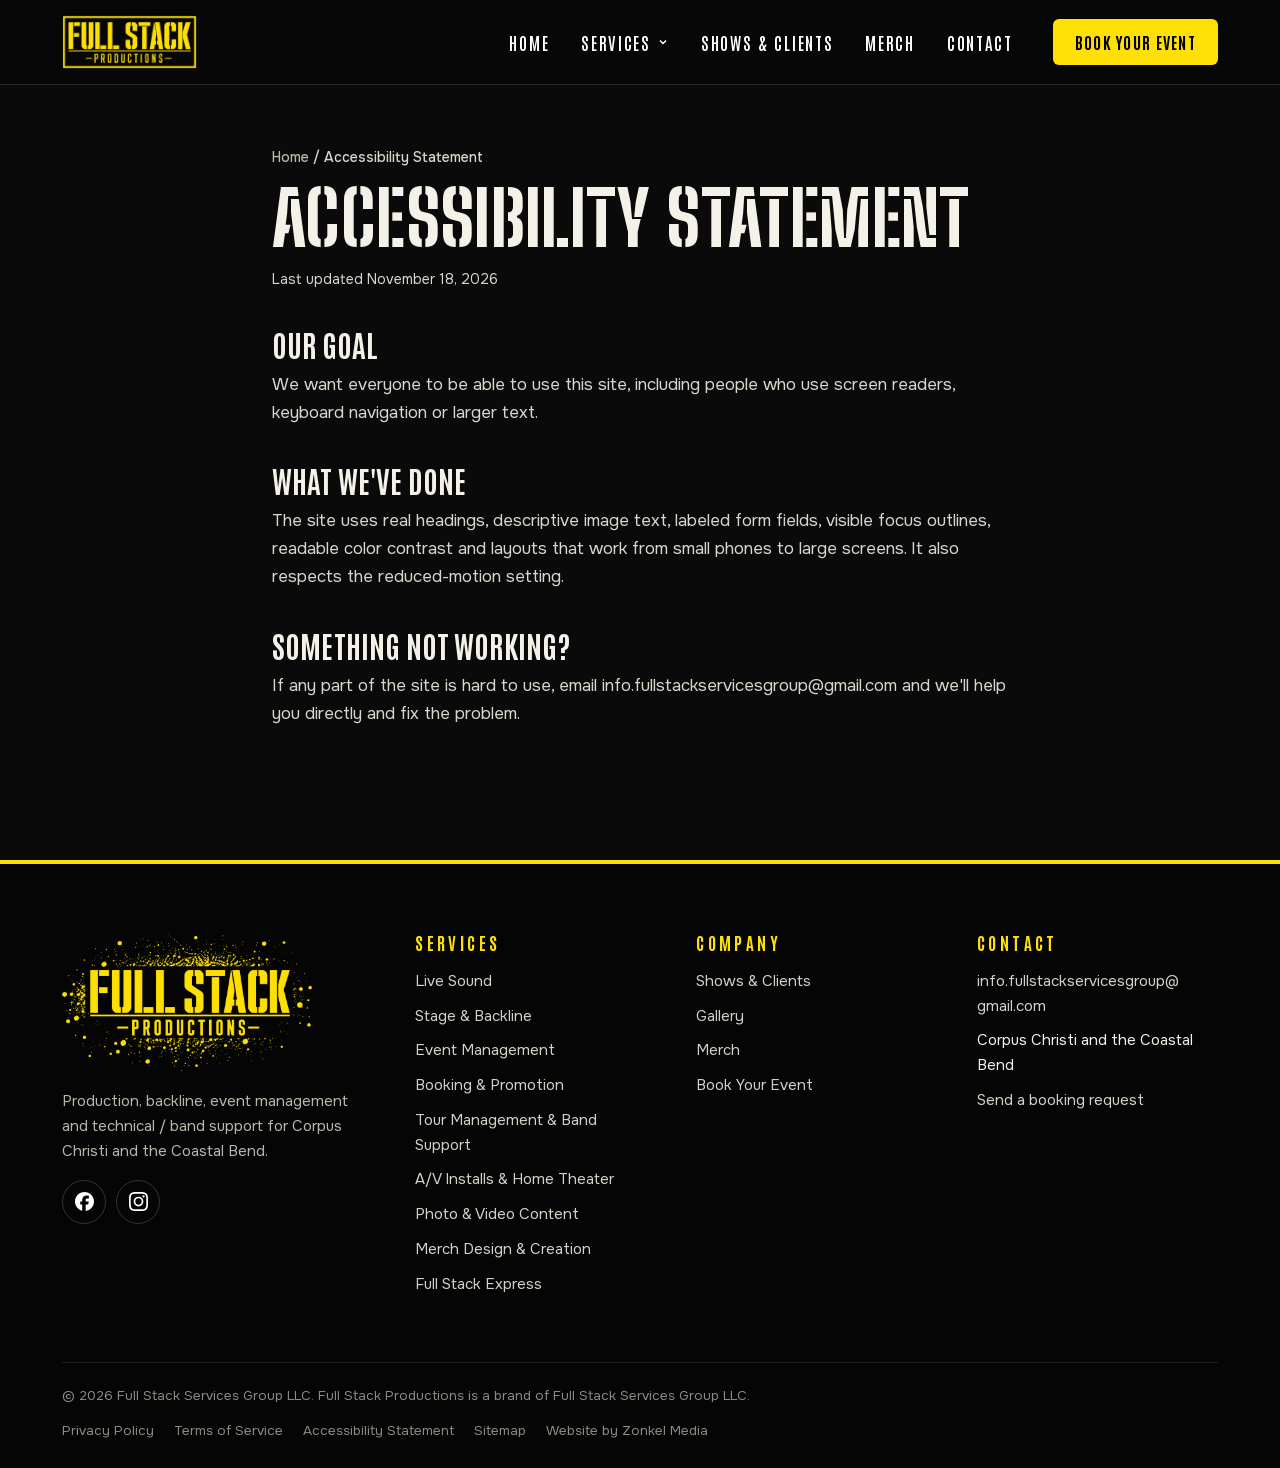
<file: accessibility/index.html>
<!doctype html>
<html lang="en"><head>
<meta charset="utf-8"><meta name="viewport" content="width=device-width, initial-scale=1, viewport-fit=cover">
<title>Accessibility Statement | Full Stack Productions</title><meta name="description" content="Accessibility Statement for the Full Stack Productions website."><meta name="robots" content="noindex, nofollow">
<link rel="canonical" href="https://fullstackproductionstx.com/accessibility/">
<meta property="og:type" content="website"><meta property="og:title" content="Accessibility Statement | Full Stack Productions"><meta property="og:description" content="Accessibility Statement for the Full Stack Productions website."><meta property="og:url" content="https://fullstackproductionstx.com/accessibility/"><meta property="og:image" content="https://fullstackproductionstx.com/assets/og-card.jpg"><meta name="twitter:card" content="summary_large_image">
<meta name="theme-color" content="#0a0a0a">
<link rel="icon" href="../assets/logo/favicon.png" type="image/png">
<link rel="preload" href="../assets/fonts/BigShouldersStencilDisplay-800.woff2" as="font" type="font/woff2" crossorigin><link rel="preload" href="../assets/fonts/Antonio-700.woff2" as="font" type="font/woff2" crossorigin><link rel="preload" href="../assets/fonts/Onest-400.woff2" as="font" type="font/woff2" crossorigin>
<link rel="stylesheet" href="../css/fonts.css"><link rel="stylesheet" href="../css/site.css">

</head><body>
<a class="sr" href="#main">Skip to content</a>
<header class="hdr always"><div class="wrap hdr-in">
  <a class="brand" href="../" aria-label="Full Stack Productions home"><img src="../assets/logo/fullstack-boxed.png" alt="Full Stack Productions" width="620" height="248"></a>
  <nav class="nav" aria-label="Main">
    <a href="../">Home</a>
    <div class="dd"><button aria-haspopup="true">Services <svg viewBox="0 0 24 24" fill="none" stroke="currentColor" stroke-width="3" aria-hidden="true"><path d="M6 9l6 6 6-6"/></svg></button><div class="dd-panel"><small>9 services</small><a href="../services/#live-sound">Live Sound</a><a href="../services/#stage-backline">Stage & Backline</a><a href="../services/#event-management">Event Management</a><a href="../services/#booking-promotion">Booking & Promotion</a><a href="../services/#band-support">Tour Management & Band Support</a><a href="../services/#av-installs">A/V Installs & Home Theater</a><a href="../services/#photo-video">Photo & Video Content</a><a href="../services/#merch-design">Merch Design & Creation</a><a href="../services/#full-stack-express">Full Stack Express</a></div></div>
    <a href="../shows/">Shows &amp; Clients</a>
    <a href="../merch/">Merch</a>
    <a href="../book/">Contact</a>
  </nav>
  <a class="btn btn-y" href="../book/">Book Your Event</a>
  <button class="burger" aria-label="Open menu"><span></span><span></span><span></span></button>
</div></header>
<nav class="mnav" aria-label="Mobile" aria-hidden="true">
  <div class="mnav-top"><img src="../assets/logo/fullstack-boxed.png" alt="Full Stack Productions"><button class="mnav-x" aria-label="Close menu">&times;</button></div>
  <a href="../">Home</a>
  <details><summary>Services<small>9 services</small></summary><a href="../services/#live-sound">Live Sound</a><a href="../services/#stage-backline">Stage & Backline</a><a href="../services/#event-management">Event Management</a><a href="../services/#booking-promotion">Booking & Promotion</a><a href="../services/#band-support">Tour Management & Band Support</a><a href="../services/#av-installs">A/V Installs & Home Theater</a><a href="../services/#photo-video">Photo & Video Content</a><a href="../services/#merch-design">Merch Design & Creation</a><a href="../services/#full-stack-express">Full Stack Express</a></details>
  <a href="../shows/">Shows &amp; Clients</a>
  <a href="../merch/">Merch</a>
  <a href="../book/">Contact</a>
  <a class="btn btn-y" href="../book/">Book Your Event</a>
</nav>
<main id="main">
<section class="sec" style="padding-top:150px"><div class="wrap legal"><p class="crumbs"><a href="../">Home</a> / Accessibility Statement</p><h1 style="font:800 clamp(44px,6vw,76px)/.95 var(--f-stencil)">Accessibility Statement</h1><p class="fine" style="margin-top:14px">Last updated November 18, 2026</p><h2>Our goal</h2><p>We want everyone to be able to use this site, including people who use screen readers, keyboard navigation or larger text.</p><h2>What we've done</h2><p>The site uses real headings, descriptive image text, labeled form fields, visible focus outlines, readable color contrast and layouts that work from small phones to large screens. It also respects the reduced-motion setting.</p><h2>Something not working?</h2><p>If any part of the site is hard to use, email info.fullstackservicesgroup@gmail.com and we'll help you directly and fix the problem.</p></div></section>
</main>
<footer class="ftr"><div class="wrap">
  <div class="ftr-grid">
    <div class="ftr-logo"><img src="../assets/logo/fullstack-logo-splatter-transparent.png" alt="Full Stack Productions" width="1584" height="872" loading="lazy">
      <p>Production, backline, event management and technical / band support for Corpus Christi and the Coastal Bend.</p>
      <div class="soc"><a href="https://www.facebook.com/profile.php?id=61561680834288" target="_blank" rel="noopener" aria-label="Facebook"><svg viewBox="0 0 24 24" fill="currentColor" aria-hidden="true"><path d="M9.101 23.691v-7.98H6.627v-3.667h2.474v-1.58c0-4.085 1.848-5.978 5.858-5.978.401 0 .955.042 1.468.103a8.68 8.68 0 0 1 1.141.195v3.325a8.623 8.623 0 0 0-.653-.036 26.805 26.805 0 0 0-.733-.009c-.707 0-1.259.096-1.675.309a1.686 1.686 0 0 0-.679.622c-.258.42-.374.995-.374 1.752v1.297h3.919l-.386 2.103-.287 1.564h-3.246v8.245C19.396 23.238 24 18.179 24 12.044c0-6.627-5.373-12-12-12s-12 5.373-12 12c0 5.628 3.874 10.35 9.101 11.647Z"/></svg></a><a href="https://www.instagram.com/fullstackproductionstx/" target="_blank" rel="noopener" aria-label="Instagram"><svg viewBox="0 0 24 24" fill="currentColor" aria-hidden="true"><path d="M7.03.084c-1.277.06-2.149.264-2.91.563a5.874 5.874 0 0 0-2.124 1.388 5.878 5.878 0 0 0-1.38 2.127C.321 4.926.12 5.8.064 7.076.008 8.354-.005 8.764.001 12.023c.007 3.259.021 3.667.083 4.947.061 1.277.264 2.149.563 2.911.308.789.72 1.457 1.388 2.123a5.872 5.872 0 0 0 2.129 1.38c.763.295 1.636.496 2.913.552 1.278.056 1.689.069 4.947.063 3.257-.007 3.668-.021 4.947-.082 1.28-.06 2.147-.265 2.91-.563a5.881 5.881 0 0 0 2.123-1.388 5.881 5.881 0 0 0 1.38-2.129c.295-.763.496-1.636.551-2.912.056-1.28.07-1.69.063-4.948-.006-3.258-.02-3.667-.081-4.947-.06-1.28-.264-2.148-.564-2.911a5.892 5.892 0 0 0-1.387-2.123 5.857 5.857 0 0 0-2.128-1.38C19.074.322 18.202.12 16.924.066 15.647.009 15.236-.006 11.977 0 8.718.008 8.31.021 7.03.084m.14 21.693c-1.17-.05-1.805-.245-2.228-.408a3.736 3.736 0 0 1-1.382-.895 3.695 3.695 0 0 1-.9-1.378c-.165-.423-.363-1.058-.417-2.228-.06-1.264-.072-1.644-.08-4.848-.006-3.204.006-3.583.061-4.848.05-1.169.246-1.805.408-2.228.216-.561.477-.96.895-1.382a3.705 3.705 0 0 1 1.379-.9c.423-.165 1.057-.361 2.227-.417 1.265-.06 1.644-.072 4.848-.08 3.203-.006 3.583.006 4.85.062 1.168.05 1.804.244 2.227.408.56.216.96.475 1.382.895.421.42.681.817.9 1.378.165.422.362 1.056.417 2.227.06 1.265.074 1.645.08 4.848.005 3.203-.006 3.583-.061 4.848-.051 1.17-.245 1.805-.408 2.23-.216.56-.477.96-.896 1.38a3.705 3.705 0 0 1-1.378.9c-.422.165-1.058.362-2.226.418-1.266.06-1.645.072-4.85.079-3.204.007-3.582-.006-4.848-.06m9.783-16.192a1.44 1.44 0 1 0 1.437-1.442 1.44 1.44 0 0 0-1.437 1.442M5.839 12.012a6.161 6.161 0 1 0 12.323-.024 6.162 6.162 0 0 0-12.323.024M8 12.008A4 4 0 1 1 12.008 16 4 4 0 0 1 8 12.008"/></svg></a></div>
    </div>
    <div><h4>Services</h4><ul><li><a href="../services/#live-sound">Live Sound</a></li><li><a href="../services/#stage-backline">Stage & Backline</a></li><li><a href="../services/#event-management">Event Management</a></li><li><a href="../services/#booking-promotion">Booking & Promotion</a></li><li><a href="../services/#band-support">Tour Management & Band Support</a></li><li><a href="../services/#av-installs">A/V Installs & Home Theater</a></li><li><a href="../services/#photo-video">Photo & Video Content</a></li><li><a href="../services/#merch-design">Merch Design & Creation</a></li><li><a href="../services/#full-stack-express">Full Stack Express</a></li></ul></div>
    <div><h4>Company</h4><ul><li><a href="../shows/">Shows &amp; Clients</a></li><li><a href="../shows/#gallery">Gallery</a></li><li><a href="../merch/">Merch</a></li><li><a href="../book/">Book Your Event</a></li></ul></div>
    <div><h4>Contact</h4><ul><li><a href="mailto:info.fullstackservicesgroup@gmail.com">info.fullstackservicesgroup@<wbr>gmail.com</a></li><li>Corpus Christi and the Coastal Bend</li><li><a href="../book/">Send a booking request</a></li></ul></div>
  </div>
  <div class="ftr-bottom"><span>&copy; 2026 Full Stack Services Group LLC. Full Stack Productions is a brand of Full Stack Services Group LLC.</span><nav><a href="../privacy/">Privacy Policy</a><a href="../terms/">Terms of Service</a><a href="../accessibility/">Accessibility Statement</a><a href="../sitemap.xml">Sitemap</a><a href="https://zonkelmedia.com" target="_blank" rel="noopener">Website by Zonkel Media</a></nav></div>
</div></footer>
<nav class="mbar" aria-label="Quick contact"><a class="btn btn-y" href="../book/"><svg viewBox="0 0 24 24" fill="currentColor" aria-hidden="true"><path d="M7 2h2v2h6V2h2v2h3a1 1 0 0 1 1 1v15a1 1 0 0 1-1 1H4a1 1 0 0 1-1-1V5a1 1 0 0 1 1-1h3V2Zm12 8H5v9h14v-9Z"/></svg> Book Now</a><a class="btn btn-o" href="mailto:info.fullstackservicesgroup@gmail.com"><svg viewBox="0 0 24 24" fill="currentColor" aria-hidden="true"><path d="M2 5.5A1.5 1.5 0 0 1 3.5 4h17A1.5 1.5 0 0 1 22 5.5v13a1.5 1.5 0 0 1-1.5 1.5h-17A1.5 1.5 0 0 1 2 18.5v-13Zm2.2.5 7.8 6.1L19.8 6H4.2ZM20 7.9l-7.4 5.8a1 1 0 0 1-1.2 0L4 7.9V18h16V7.9Z"/></svg> Email</a></nav>
<script src="../js/site.js" defer></script>
</body></html>
</file>
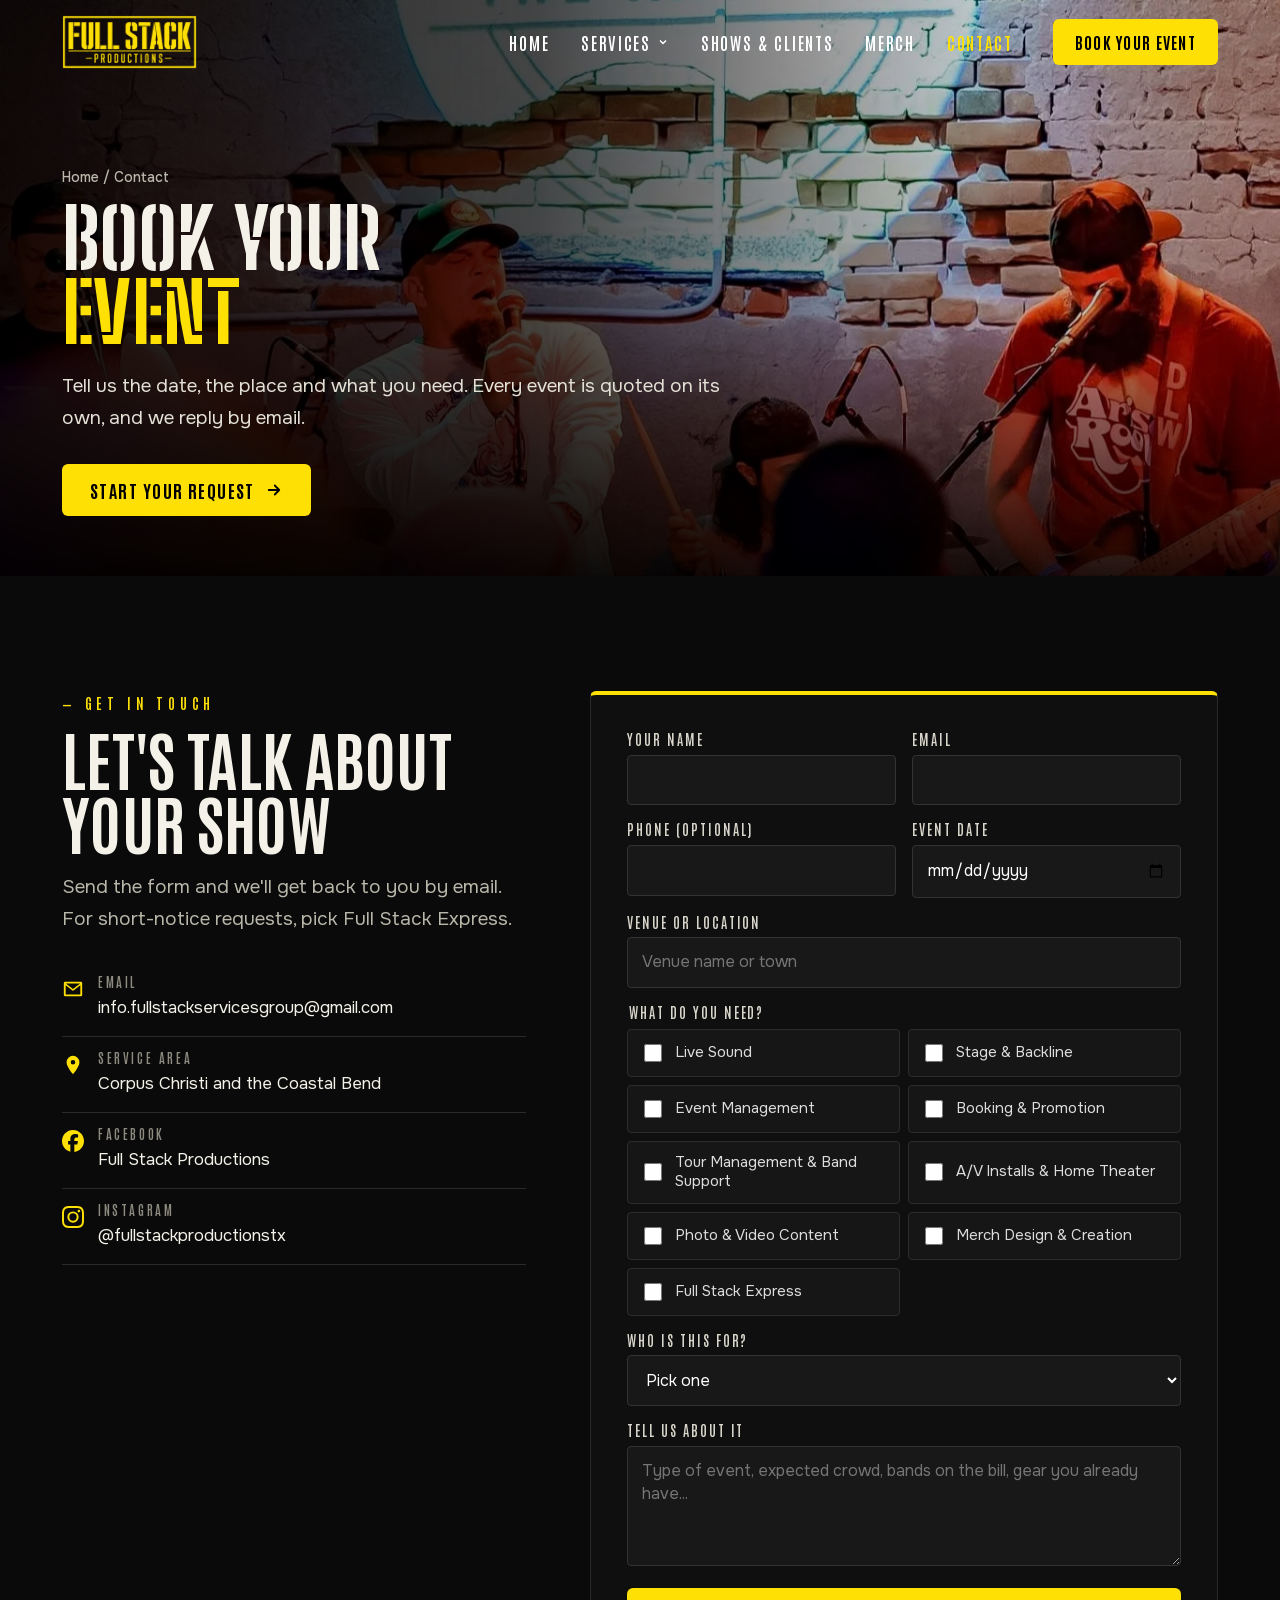
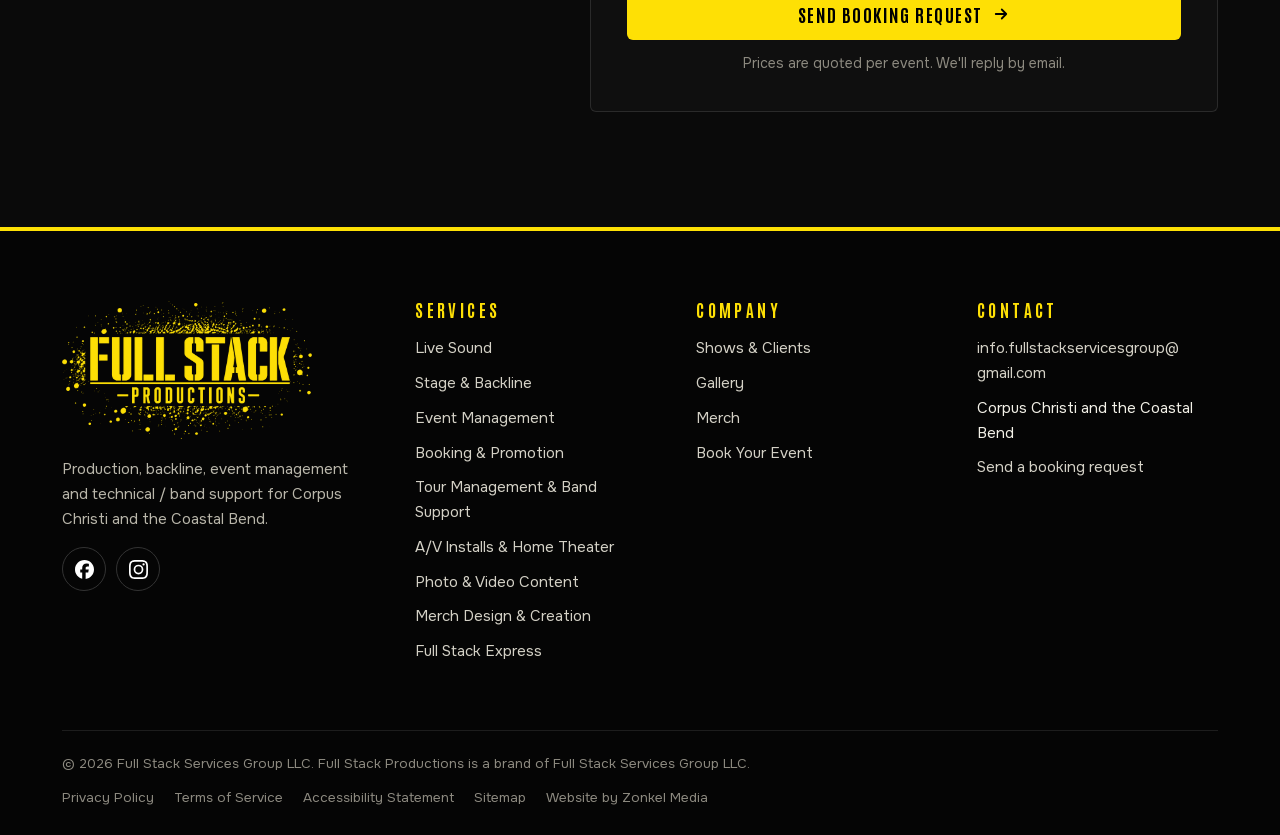
<file: book/index.html>
<!doctype html>
<html lang="en"><head>
<meta charset="utf-8"><meta name="viewport" content="width=device-width, initial-scale=1, viewport-fit=cover">
<title>Book Your Event | Contact Full Stack Productions | Corpus Christi</title><meta name="description" content="Send a booking request to Full Stack Productions for live sound, backline, event management, booking, A/V installs or merch in Corpus Christi."><meta name="robots" content="noindex, nofollow">
<link rel="canonical" href="https://fullstackproductionstx.com/book/">
<meta property="og:type" content="website"><meta property="og:title" content="Book Your Event | Contact Full Stack Productions | Corpus Christi"><meta property="og:description" content="Send a booking request to Full Stack Productions for live sound, backline, event management, booking, A/V installs or merch in Corpus Christi."><meta property="og:url" content="https://fullstackproductionstx.com/book/"><meta property="og:image" content="https://fullstackproductionstx.com/assets/og-card.jpg"><meta name="twitter:card" content="summary_large_image">
<meta name="theme-color" content="#0a0a0a">
<link rel="icon" href="../assets/logo/favicon.png" type="image/png">
<link rel="preload" href="../assets/fonts/BigShouldersStencilDisplay-800.woff2" as="font" type="font/woff2" crossorigin><link rel="preload" href="../assets/fonts/Antonio-700.woff2" as="font" type="font/woff2" crossorigin><link rel="preload" href="../assets/fonts/Onest-400.woff2" as="font" type="font/woff2" crossorigin>
<link rel="stylesheet" href="../css/fonts.css"><link rel="stylesheet" href="../css/site.css">

</head><body>
<a class="sr" href="#main">Skip to content</a>
<header class="hdr"><div class="wrap hdr-in">
  <a class="brand" href="../" aria-label="Full Stack Productions home"><img src="../assets/logo/fullstack-boxed.png" alt="Full Stack Productions" width="620" height="248"></a>
  <nav class="nav" aria-label="Main">
    <a href="../">Home</a>
    <div class="dd"><button aria-haspopup="true">Services <svg viewBox="0 0 24 24" fill="none" stroke="currentColor" stroke-width="3" aria-hidden="true"><path d="M6 9l6 6 6-6"/></svg></button><div class="dd-panel"><small>9 services</small><a href="../services/#live-sound">Live Sound</a><a href="../services/#stage-backline">Stage & Backline</a><a href="../services/#event-management">Event Management</a><a href="../services/#booking-promotion">Booking & Promotion</a><a href="../services/#band-support">Tour Management & Band Support</a><a href="../services/#av-installs">A/V Installs & Home Theater</a><a href="../services/#photo-video">Photo & Video Content</a><a href="../services/#merch-design">Merch Design & Creation</a><a href="../services/#full-stack-express">Full Stack Express</a></div></div>
    <a href="../shows/">Shows &amp; Clients</a>
    <a href="../merch/">Merch</a>
    <a href="../book/" aria-current="page">Contact</a>
  </nav>
  <a class="btn btn-y" href="../book/">Book Your Event</a>
  <button class="burger" aria-label="Open menu"><span></span><span></span><span></span></button>
</div></header>
<nav class="mnav" aria-label="Mobile" aria-hidden="true">
  <div class="mnav-top"><img src="../assets/logo/fullstack-boxed.png" alt="Full Stack Productions"><button class="mnav-x" aria-label="Close menu">&times;</button></div>
  <a href="../">Home</a>
  <details><summary>Services<small>9 services</small></summary><a href="../services/#live-sound">Live Sound</a><a href="../services/#stage-backline">Stage & Backline</a><a href="../services/#event-management">Event Management</a><a href="../services/#booking-promotion">Booking & Promotion</a><a href="../services/#band-support">Tour Management & Band Support</a><a href="../services/#av-installs">A/V Installs & Home Theater</a><a href="../services/#photo-video">Photo & Video Content</a><a href="../services/#merch-design">Merch Design & Creation</a><a href="../services/#full-stack-express">Full Stack Express</a></details>
  <a href="../shows/">Shows &amp; Clients</a>
  <a href="../merch/">Merch</a>
  <a href="../book/">Contact</a>
  <a class="btn btn-y" href="../book/">Book Your Event</a>
</nav>
<main id="main">
<section class="hero phero"><div class="hero-bg"><img src="../assets/img/show-artisan-singer.webp" srcset="../assets/img/show-artisan-singer-800.webp 800w, ../assets/img/show-artisan-singer.webp 1600w" sizes="100vw" alt="Full Stack Productions stage setup" fetchpriority="high"></div><div class="wrap hero-in"><p class="crumbs"><a href="../">Home</a> / Contact</p><h1>Book Your <span class="y">Event</span></h1><p class="lede">Tell us the date, the place and what you need. Every event is quoted on its own, and we reply by email.</p><div class="btns"><a class="btn btn-y" href="#request">Start Your Request <svg viewBox="0 0 24 24" fill="none" stroke="currentColor" stroke-width="2.4" stroke-linecap="round" stroke-linejoin="round" aria-hidden="true"><path d="M5 12h14M13 6l6 6-6 6"/></svg></a></div></div></section><section class="sec"><div class="wrap book">
  <div class="rv"><span class="kick">Get in touch</span><h2>Let's talk about your show</h2>
    <p class="lede" style="margin-top:18px">Send the form and we'll get back to you by email. For short-notice requests, pick Full Stack Express.</p>
    <ul class="contact-list">
      <li><svg viewBox="0 0 24 24" fill="currentColor" aria-hidden="true"><path d="M2 5.5A1.5 1.5 0 0 1 3.5 4h17A1.5 1.5 0 0 1 22 5.5v13a1.5 1.5 0 0 1-1.5 1.5h-17A1.5 1.5 0 0 1 2 18.5v-13Zm2.2.5 7.8 6.1L19.8 6H4.2ZM20 7.9l-7.4 5.8a1 1 0 0 1-1.2 0L4 7.9V18h16V7.9Z"/></svg><div><b>Email</b><a href="mailto:info.fullstackservicesgroup@gmail.com">info.fullstackservicesgroup@<wbr>gmail.com</a></div></li>
      <li><svg viewBox="0 0 24 24" fill="currentColor" aria-hidden="true"><path d="M12 2a7 7 0 0 0-7 7c0 5.2 7 13 7 13s7-7.8 7-13a7 7 0 0 0-7-7Zm0 9.5A2.5 2.5 0 1 1 12 6.5a2.5 2.5 0 0 1 0 5Z"/></svg><div><b>Service area</b>Corpus Christi and the Coastal Bend</div></li>
      <li><svg viewBox="0 0 24 24" fill="currentColor" aria-hidden="true"><path d="M9.101 23.691v-7.98H6.627v-3.667h2.474v-1.58c0-4.085 1.848-5.978 5.858-5.978.401 0 .955.042 1.468.103a8.68 8.68 0 0 1 1.141.195v3.325a8.623 8.623 0 0 0-.653-.036 26.805 26.805 0 0 0-.733-.009c-.707 0-1.259.096-1.675.309a1.686 1.686 0 0 0-.679.622c-.258.42-.374.995-.374 1.752v1.297h3.919l-.386 2.103-.287 1.564h-3.246v8.245C19.396 23.238 24 18.179 24 12.044c0-6.627-5.373-12-12-12s-12 5.373-12 12c0 5.628 3.874 10.35 9.101 11.647Z"/></svg><div><b>Facebook</b><a href="https://www.facebook.com/profile.php?id=61561680834288" target="_blank" rel="noopener">Full Stack Productions</a></div></li>
      <li><svg viewBox="0 0 24 24" fill="currentColor" aria-hidden="true"><path d="M7.03.084c-1.277.06-2.149.264-2.91.563a5.874 5.874 0 0 0-2.124 1.388 5.878 5.878 0 0 0-1.38 2.127C.321 4.926.12 5.8.064 7.076.008 8.354-.005 8.764.001 12.023c.007 3.259.021 3.667.083 4.947.061 1.277.264 2.149.563 2.911.308.789.72 1.457 1.388 2.123a5.872 5.872 0 0 0 2.129 1.38c.763.295 1.636.496 2.913.552 1.278.056 1.689.069 4.947.063 3.257-.007 3.668-.021 4.947-.082 1.28-.06 2.147-.265 2.91-.563a5.881 5.881 0 0 0 2.123-1.388 5.881 5.881 0 0 0 1.38-2.129c.295-.763.496-1.636.551-2.912.056-1.28.07-1.69.063-4.948-.006-3.258-.02-3.667-.081-4.947-.06-1.28-.264-2.148-.564-2.911a5.892 5.892 0 0 0-1.387-2.123 5.857 5.857 0 0 0-2.128-1.38C19.074.322 18.202.12 16.924.066 15.647.009 15.236-.006 11.977 0 8.718.008 8.31.021 7.03.084m.14 21.693c-1.17-.05-1.805-.245-2.228-.408a3.736 3.736 0 0 1-1.382-.895 3.695 3.695 0 0 1-.9-1.378c-.165-.423-.363-1.058-.417-2.228-.06-1.264-.072-1.644-.08-4.848-.006-3.204.006-3.583.061-4.848.05-1.169.246-1.805.408-2.228.216-.561.477-.96.895-1.382a3.705 3.705 0 0 1 1.379-.9c.423-.165 1.057-.361 2.227-.417 1.265-.06 1.644-.072 4.848-.08 3.203-.006 3.583.006 4.85.062 1.168.05 1.804.244 2.227.408.56.216.96.475 1.382.895.421.42.681.817.9 1.378.165.422.362 1.056.417 2.227.06 1.265.074 1.645.08 4.848.005 3.203-.006 3.583-.061 4.848-.051 1.17-.245 1.805-.408 2.23-.216.56-.477.96-.896 1.38a3.705 3.705 0 0 1-1.378.9c-.422.165-1.058.362-2.226.418-1.266.06-1.645.072-4.85.079-3.204.007-3.582-.006-4.848-.06m9.783-16.192a1.44 1.44 0 1 0 1.437-1.442 1.44 1.44 0 0 0-1.437 1.442M5.839 12.012a6.161 6.161 0 1 0 12.323-.024 6.162 6.162 0 0 0-12.323.024M8 12.008A4 4 0 1 1 12.008 16 4 4 0 0 1 8 12.008"/></svg><div><b>Instagram</b><a href="https://www.instagram.com/fullstackproductionstx/" target="_blank" rel="noopener">@fullstackproductionstx</a></div></li>
    </ul></div>
  <div class="form" id="request"><form name="booking" method="POST" data-netlify="true" netlify-honeypot="company" action="../book/">
<input type="hidden" name="form-name" value="booking">
<p class="hp"><label>Leave this empty <input name="company"></label></p>
<div class="fgrid">
  <div class="f"><label for="b-name">Your name</label><input id="b-name" name="name" autocomplete="name" required></div>
  <div class="f"><label for="b-email">Email</label><input id="b-email" name="email" type="email" autocomplete="email" required></div>
  <div class="f"><label for="b-phone">Phone (optional)</label><input id="b-phone" name="phone" type="tel" autocomplete="tel"></div>
  <div class="f"><label for="b-date">Event date</label><input id="b-date" name="date" type="date"></div>
  <div class="f full"><label for="b-where">Venue or location</label><input id="b-where" name="location" placeholder="Venue name or town"></div>
  <div class="f full"><fieldset><legend>What do you need?</legend><div class="checks"><label><input type="checkbox" name="services" value="Live Sound" data-pre="service"> Live Sound</label><label><input type="checkbox" name="services" value="Stage & Backline" data-pre="service"> Stage & Backline</label><label><input type="checkbox" name="services" value="Event Management" data-pre="service"> Event Management</label><label><input type="checkbox" name="services" value="Booking & Promotion" data-pre="service"> Booking & Promotion</label><label><input type="checkbox" name="services" value="Tour Management & Band Support" data-pre="service"> Tour Management & Band Support</label><label><input type="checkbox" name="services" value="A/V Installs & Home Theater" data-pre="service"> A/V Installs & Home Theater</label><label><input type="checkbox" name="services" value="Photo & Video Content" data-pre="service"> Photo & Video Content</label><label><input type="checkbox" name="services" value="Merch Design & Creation" data-pre="service"> Merch Design & Creation</label><label><input type="checkbox" name="services" value="Full Stack Express" data-pre="service"> Full Stack Express</label></div></fieldset></div>
  <div class="f full"><label for="b-type">Who is this for?</label><select id="b-type" name="client-type"><option value="">Pick one</option><option>Bars &amp; Venues</option><option>Bands &amp; Musicians</option><option>Festivals &amp; Big Events</option><option>Private Parties &amp; Weddings</option><option>Businesses &amp; Company Events</option><option>Restaurants</option><option>Churches &amp; Institutions</option><option>Homeowners</option></select></div>
  <div class="f full"><label for="b-msg">Tell us about it</label><textarea id="b-msg" name="message" placeholder="Type of event, expected crowd, bands on the bill, gear you already have..."></textarea></div>
</div>
<button class="btn btn-y" type="submit">Send Booking Request <svg viewBox="0 0 24 24" fill="none" stroke="currentColor" stroke-width="2.4" stroke-linecap="round" stroke-linejoin="round" aria-hidden="true"><path d="M5 12h14M13 6l6 6-6 6"/></svg></button>
<p class="fine">Prices are quoted per event. We'll reply by email.</p>
</form>
<div class="ok-msg"><h3 class="y">Request sent</h3><p>Thanks. We got it and will get back to you by email.</p></div>
<p class="err-msg">That didn't send. Please try again, or email us at info.fullstackservicesgroup@gmail.com.</p></div>
</div></section>
</main>
<footer class="ftr"><div class="wrap">
  <div class="ftr-grid">
    <div class="ftr-logo"><img src="../assets/logo/fullstack-logo-splatter-transparent.png" alt="Full Stack Productions" width="1584" height="872" loading="lazy">
      <p>Production, backline, event management and technical / band support for Corpus Christi and the Coastal Bend.</p>
      <div class="soc"><a href="https://www.facebook.com/profile.php?id=61561680834288" target="_blank" rel="noopener" aria-label="Facebook"><svg viewBox="0 0 24 24" fill="currentColor" aria-hidden="true"><path d="M9.101 23.691v-7.98H6.627v-3.667h2.474v-1.58c0-4.085 1.848-5.978 5.858-5.978.401 0 .955.042 1.468.103a8.68 8.68 0 0 1 1.141.195v3.325a8.623 8.623 0 0 0-.653-.036 26.805 26.805 0 0 0-.733-.009c-.707 0-1.259.096-1.675.309a1.686 1.686 0 0 0-.679.622c-.258.42-.374.995-.374 1.752v1.297h3.919l-.386 2.103-.287 1.564h-3.246v8.245C19.396 23.238 24 18.179 24 12.044c0-6.627-5.373-12-12-12s-12 5.373-12 12c0 5.628 3.874 10.35 9.101 11.647Z"/></svg></a><a href="https://www.instagram.com/fullstackproductionstx/" target="_blank" rel="noopener" aria-label="Instagram"><svg viewBox="0 0 24 24" fill="currentColor" aria-hidden="true"><path d="M7.03.084c-1.277.06-2.149.264-2.91.563a5.874 5.874 0 0 0-2.124 1.388 5.878 5.878 0 0 0-1.38 2.127C.321 4.926.12 5.8.064 7.076.008 8.354-.005 8.764.001 12.023c.007 3.259.021 3.667.083 4.947.061 1.277.264 2.149.563 2.911.308.789.72 1.457 1.388 2.123a5.872 5.872 0 0 0 2.129 1.38c.763.295 1.636.496 2.913.552 1.278.056 1.689.069 4.947.063 3.257-.007 3.668-.021 4.947-.082 1.28-.06 2.147-.265 2.91-.563a5.881 5.881 0 0 0 2.123-1.388 5.881 5.881 0 0 0 1.38-2.129c.295-.763.496-1.636.551-2.912.056-1.28.07-1.69.063-4.948-.006-3.258-.02-3.667-.081-4.947-.06-1.28-.264-2.148-.564-2.911a5.892 5.892 0 0 0-1.387-2.123 5.857 5.857 0 0 0-2.128-1.38C19.074.322 18.202.12 16.924.066 15.647.009 15.236-.006 11.977 0 8.718.008 8.31.021 7.03.084m.14 21.693c-1.17-.05-1.805-.245-2.228-.408a3.736 3.736 0 0 1-1.382-.895 3.695 3.695 0 0 1-.9-1.378c-.165-.423-.363-1.058-.417-2.228-.06-1.264-.072-1.644-.08-4.848-.006-3.204.006-3.583.061-4.848.05-1.169.246-1.805.408-2.228.216-.561.477-.96.895-1.382a3.705 3.705 0 0 1 1.379-.9c.423-.165 1.057-.361 2.227-.417 1.265-.06 1.644-.072 4.848-.08 3.203-.006 3.583.006 4.85.062 1.168.05 1.804.244 2.227.408.56.216.96.475 1.382.895.421.42.681.817.9 1.378.165.422.362 1.056.417 2.227.06 1.265.074 1.645.08 4.848.005 3.203-.006 3.583-.061 4.848-.051 1.17-.245 1.805-.408 2.23-.216.56-.477.96-.896 1.38a3.705 3.705 0 0 1-1.378.9c-.422.165-1.058.362-2.226.418-1.266.06-1.645.072-4.85.079-3.204.007-3.582-.006-4.848-.06m9.783-16.192a1.44 1.44 0 1 0 1.437-1.442 1.44 1.44 0 0 0-1.437 1.442M5.839 12.012a6.161 6.161 0 1 0 12.323-.024 6.162 6.162 0 0 0-12.323.024M8 12.008A4 4 0 1 1 12.008 16 4 4 0 0 1 8 12.008"/></svg></a></div>
    </div>
    <div><h4>Services</h4><ul><li><a href="../services/#live-sound">Live Sound</a></li><li><a href="../services/#stage-backline">Stage & Backline</a></li><li><a href="../services/#event-management">Event Management</a></li><li><a href="../services/#booking-promotion">Booking & Promotion</a></li><li><a href="../services/#band-support">Tour Management & Band Support</a></li><li><a href="../services/#av-installs">A/V Installs & Home Theater</a></li><li><a href="../services/#photo-video">Photo & Video Content</a></li><li><a href="../services/#merch-design">Merch Design & Creation</a></li><li><a href="../services/#full-stack-express">Full Stack Express</a></li></ul></div>
    <div><h4>Company</h4><ul><li><a href="../shows/">Shows &amp; Clients</a></li><li><a href="../shows/#gallery">Gallery</a></li><li><a href="../merch/">Merch</a></li><li><a href="../book/">Book Your Event</a></li></ul></div>
    <div><h4>Contact</h4><ul><li><a href="mailto:info.fullstackservicesgroup@gmail.com">info.fullstackservicesgroup@<wbr>gmail.com</a></li><li>Corpus Christi and the Coastal Bend</li><li><a href="../book/">Send a booking request</a></li></ul></div>
  </div>
  <div class="ftr-bottom"><span>&copy; 2026 Full Stack Services Group LLC. Full Stack Productions is a brand of Full Stack Services Group LLC.</span><nav><a href="../privacy/">Privacy Policy</a><a href="../terms/">Terms of Service</a><a href="../accessibility/">Accessibility Statement</a><a href="../sitemap.xml">Sitemap</a><a href="https://zonkelmedia.com" target="_blank" rel="noopener">Website by Zonkel Media</a></nav></div>
</div></footer>
<nav class="mbar" aria-label="Quick contact"><a class="btn btn-y" href="../book/"><svg viewBox="0 0 24 24" fill="currentColor" aria-hidden="true"><path d="M7 2h2v2h6V2h2v2h3a1 1 0 0 1 1 1v15a1 1 0 0 1-1 1H4a1 1 0 0 1-1-1V5a1 1 0 0 1 1-1h3V2Zm12 8H5v9h14v-9Z"/></svg> Book Now</a><a class="btn btn-o" href="mailto:info.fullstackservicesgroup@gmail.com"><svg viewBox="0 0 24 24" fill="currentColor" aria-hidden="true"><path d="M2 5.5A1.5 1.5 0 0 1 3.5 4h17A1.5 1.5 0 0 1 22 5.5v13a1.5 1.5 0 0 1-1.5 1.5h-17A1.5 1.5 0 0 1 2 18.5v-13Zm2.2.5 7.8 6.1L19.8 6H4.2ZM20 7.9l-7.4 5.8a1 1 0 0 1-1.2 0L4 7.9V18h16V7.9Z"/></svg> Email</a></nav>
<script src="../js/site.js" defer></script>
</body></html>
</file>
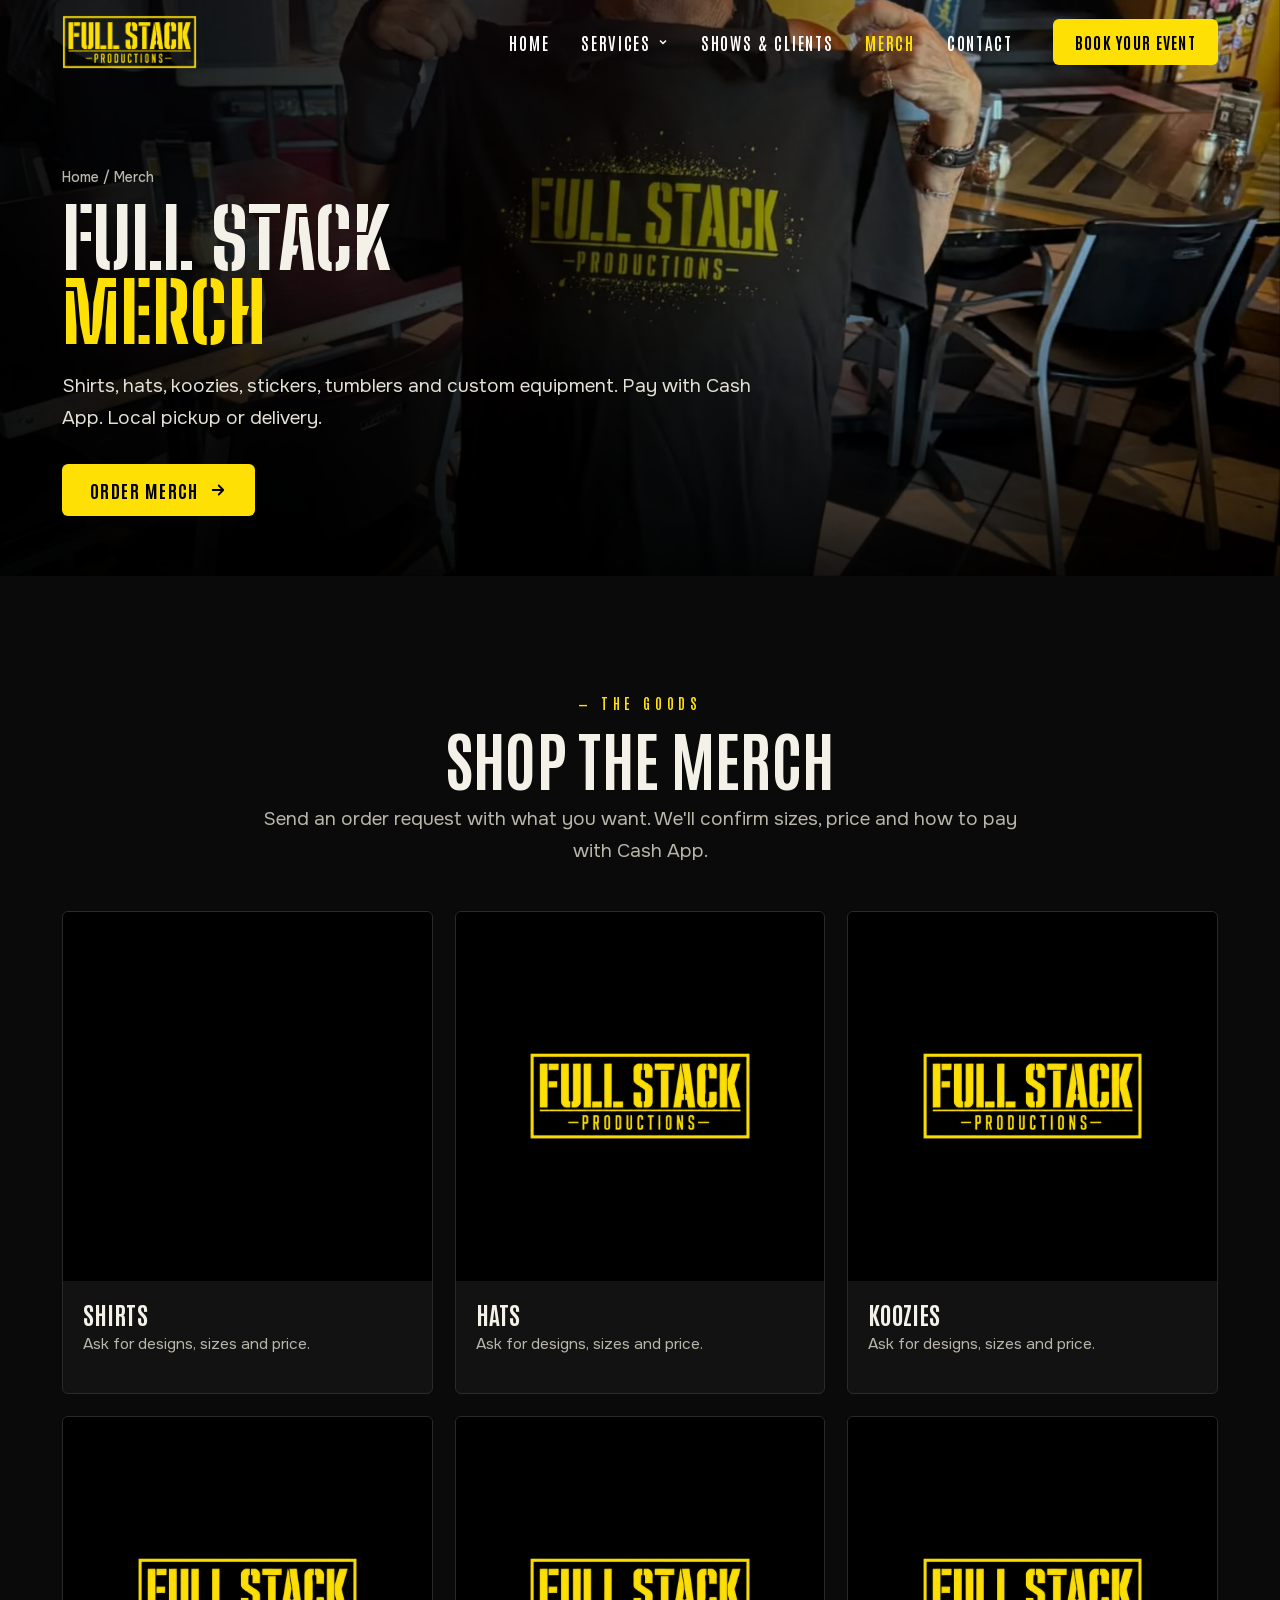
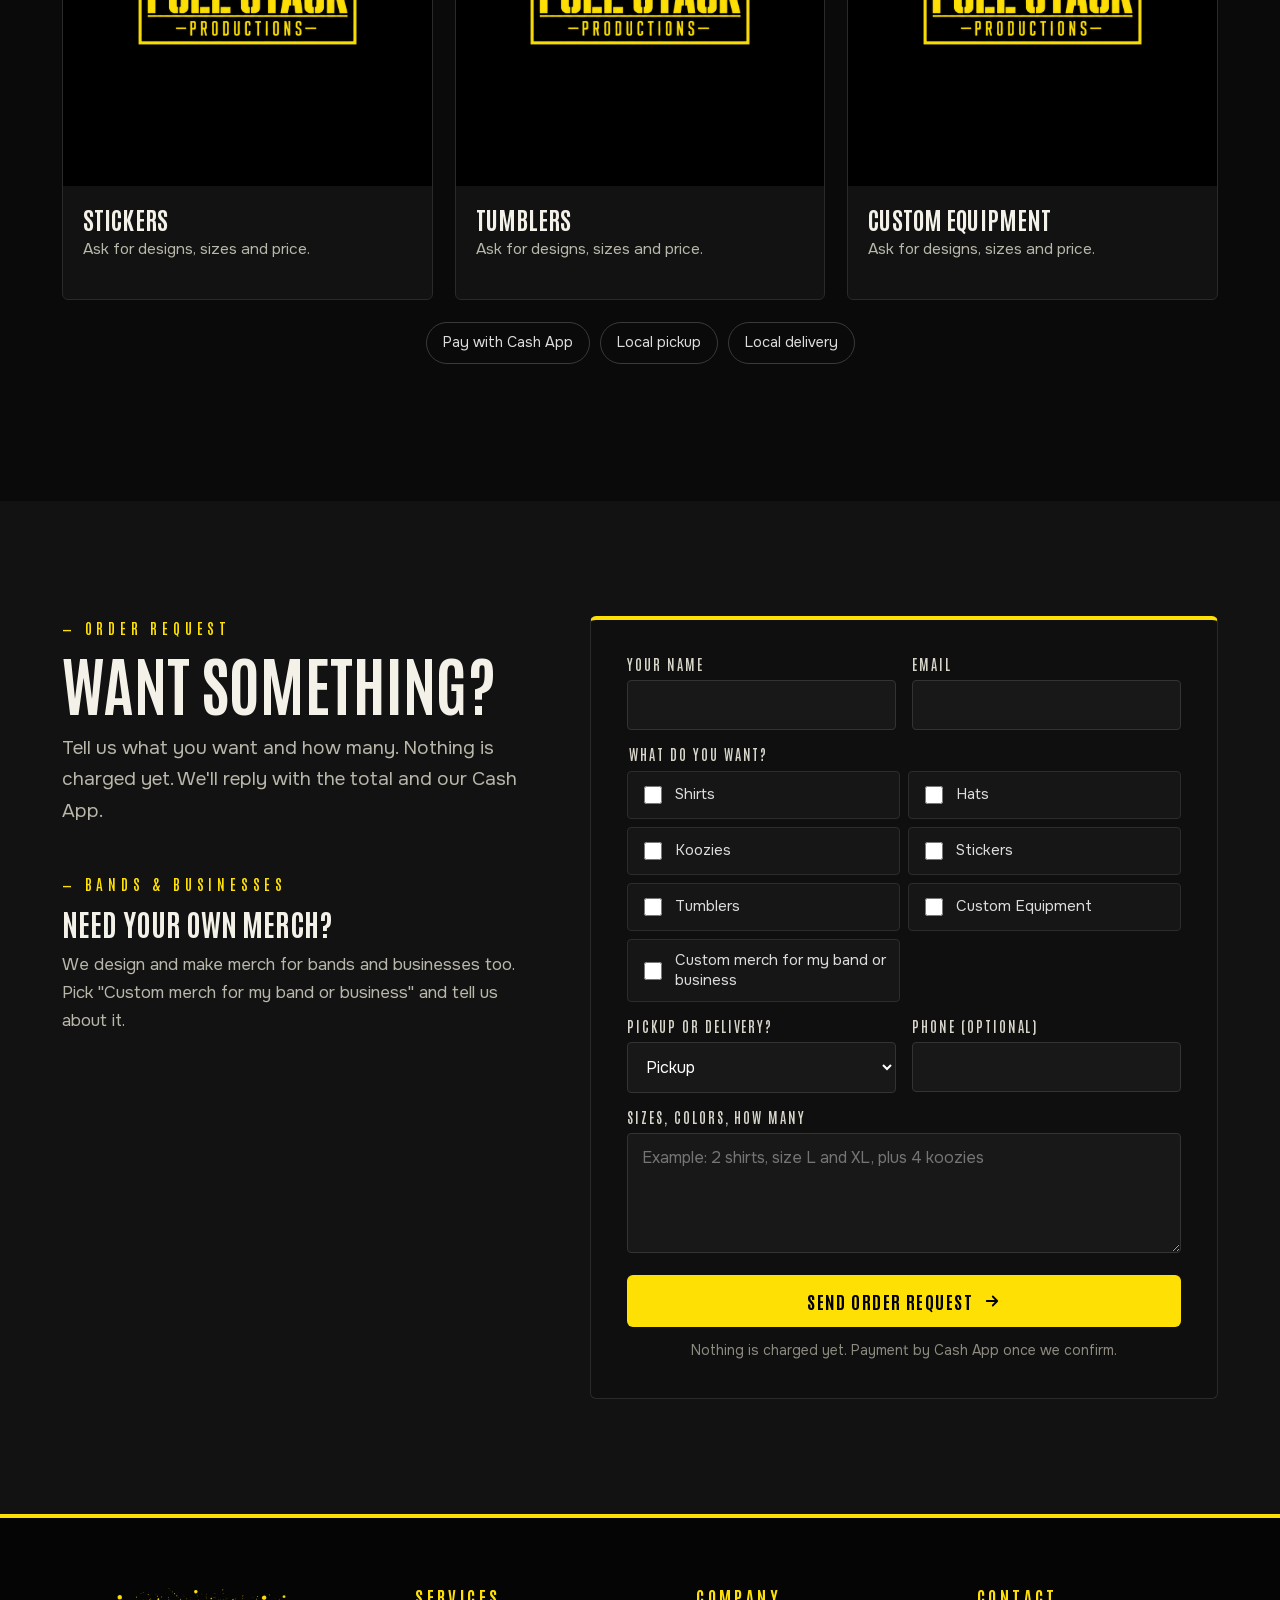
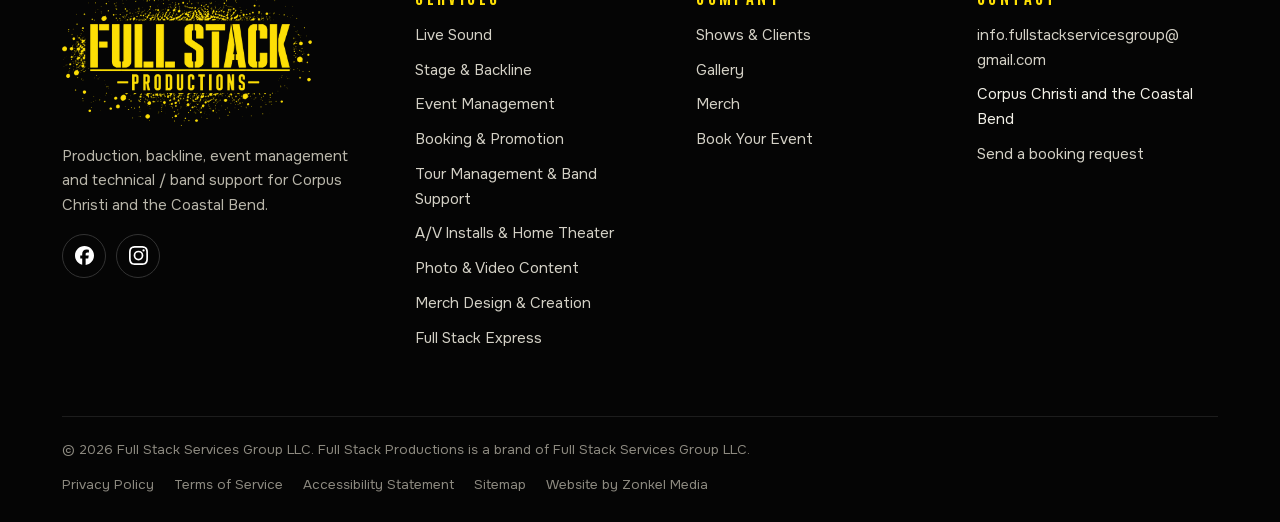
<file: merch/index.html>
<!doctype html>
<html lang="en"><head>
<meta charset="utf-8"><meta name="viewport" content="width=device-width, initial-scale=1, viewport-fit=cover">
<title>Merch | Shirts, Hats, Koozies &amp; More | Full Stack Productions</title><meta name="description" content="Full Stack Productions merch: shirts, hats, koozies, stickers and tumblers. Cash App, local pickup or delivery in Corpus Christi. Custom merch for bands and businesses."><meta name="robots" content="noindex, nofollow">
<link rel="canonical" href="https://fullstackproductionstx.com/merch/">
<meta property="og:type" content="website"><meta property="og:title" content="Merch | Shirts, Hats, Koozies &amp; More | Full Stack Productions"><meta property="og:description" content="Full Stack Productions merch: shirts, hats, koozies, stickers and tumblers. Cash App, local pickup or delivery in Corpus Christi. Custom merch for bands and businesses."><meta property="og:url" content="https://fullstackproductionstx.com/merch/"><meta property="og:image" content="https://fullstackproductionstx.com/assets/og-card.jpg"><meta name="twitter:card" content="summary_large_image">
<meta name="theme-color" content="#0a0a0a">
<link rel="icon" href="../assets/logo/favicon.png" type="image/png">
<link rel="preload" href="../assets/fonts/BigShouldersStencilDisplay-800.woff2" as="font" type="font/woff2" crossorigin><link rel="preload" href="../assets/fonts/Antonio-700.woff2" as="font" type="font/woff2" crossorigin><link rel="preload" href="../assets/fonts/Onest-400.woff2" as="font" type="font/woff2" crossorigin>
<link rel="stylesheet" href="../css/fonts.css"><link rel="stylesheet" href="../css/site.css">

</head><body>
<a class="sr" href="#main">Skip to content</a>
<header class="hdr"><div class="wrap hdr-in">
  <a class="brand" href="../" aria-label="Full Stack Productions home"><img src="../assets/logo/fullstack-boxed.png" alt="Full Stack Productions" width="620" height="248"></a>
  <nav class="nav" aria-label="Main">
    <a href="../">Home</a>
    <div class="dd"><button aria-haspopup="true">Services <svg viewBox="0 0 24 24" fill="none" stroke="currentColor" stroke-width="3" aria-hidden="true"><path d="M6 9l6 6 6-6"/></svg></button><div class="dd-panel"><small>9 services</small><a href="../services/#live-sound">Live Sound</a><a href="../services/#stage-backline">Stage & Backline</a><a href="../services/#event-management">Event Management</a><a href="../services/#booking-promotion">Booking & Promotion</a><a href="../services/#band-support">Tour Management & Band Support</a><a href="../services/#av-installs">A/V Installs & Home Theater</a><a href="../services/#photo-video">Photo & Video Content</a><a href="../services/#merch-design">Merch Design & Creation</a><a href="../services/#full-stack-express">Full Stack Express</a></div></div>
    <a href="../shows/">Shows &amp; Clients</a>
    <a href="../merch/" aria-current="page">Merch</a>
    <a href="../book/">Contact</a>
  </nav>
  <a class="btn btn-y" href="../book/">Book Your Event</a>
  <button class="burger" aria-label="Open menu"><span></span><span></span><span></span></button>
</div></header>
<nav class="mnav" aria-label="Mobile" aria-hidden="true">
  <div class="mnav-top"><img src="../assets/logo/fullstack-boxed.png" alt="Full Stack Productions"><button class="mnav-x" aria-label="Close menu">&times;</button></div>
  <a href="../">Home</a>
  <details><summary>Services<small>9 services</small></summary><a href="../services/#live-sound">Live Sound</a><a href="../services/#stage-backline">Stage & Backline</a><a href="../services/#event-management">Event Management</a><a href="../services/#booking-promotion">Booking & Promotion</a><a href="../services/#band-support">Tour Management & Band Support</a><a href="../services/#av-installs">A/V Installs & Home Theater</a><a href="../services/#photo-video">Photo & Video Content</a><a href="../services/#merch-design">Merch Design & Creation</a><a href="../services/#full-stack-express">Full Stack Express</a></details>
  <a href="../shows/">Shows &amp; Clients</a>
  <a href="../merch/">Merch</a>
  <a href="../book/">Contact</a>
  <a class="btn btn-y" href="../book/">Book Your Event</a>
</nav>
<main id="main">
<section class="hero phero"><div class="hero-bg"><img src="../assets/img/merch-shirt-house-of-rock.webp" srcset="../assets/img/merch-shirt-house-of-rock-800.webp 800w, ../assets/img/merch-shirt-house-of-rock.webp 1600w" sizes="100vw" alt="Full Stack Productions merch" fetchpriority="high"></div><div class="wrap hero-in"><p class="crumbs"><a href="../">Home</a> / Merch</p><h1>Full Stack <span class="y">Merch</span></h1><p class="lede">Shirts, hats, koozies, stickers, tumblers and custom equipment. Pay with Cash App. Local pickup or delivery.</p><div class="btns"><a class="btn btn-y" href="#order">Order Merch <svg viewBox="0 0 24 24" fill="none" stroke="currentColor" stroke-width="2.4" stroke-linecap="round" stroke-linejoin="round" aria-hidden="true"><path d="M5 12h14M13 6l6 6-6 6"/></svg></a></div></div></section><section class="sec"><div class="wrap">
  <div class="sec-head c"><span class="kick">The goods</span><h2>Shop the merch</h2><p class="lede" style="margin-top:14px">Send an order request with what you want. We'll confirm sizes, price and how to pay with Cash App.</p></div>
  <div class="merch"><div class="mitem rv"><div class="card-img"><img src="../assets/img/merch-shirt-house-of-rock.webp" srcset="../assets/img/merch-shirt-house-of-rock-800.webp 800w, ../assets/img/merch-shirt-house-of-rock.webp 1600w" sizes="(max-width:600px) 92vw, 380px" alt="Shirts" loading="lazy" decoding="async"></div><div class="card-b"><h3>Shirts</h3><p class="fine">Ask for designs, sizes and price.</p></div></div><div class="mitem rv"><div class="card-img" style="display:flex;align-items:center;justify-content:center;background:#000"><img src="../assets/logo/fullstack-boxed.png" alt="" loading="lazy" style="width:60%;height:auto;object-fit:contain"></div><div class="card-b"><h3>Hats</h3><p class="fine">Ask for designs, sizes and price.</p></div></div><div class="mitem rv"><div class="card-img" style="display:flex;align-items:center;justify-content:center;background:#000"><img src="../assets/logo/fullstack-boxed.png" alt="" loading="lazy" style="width:60%;height:auto;object-fit:contain"></div><div class="card-b"><h3>Koozies</h3><p class="fine">Ask for designs, sizes and price.</p></div></div><div class="mitem rv"><div class="card-img" style="display:flex;align-items:center;justify-content:center;background:#000"><img src="../assets/logo/fullstack-boxed.png" alt="" loading="lazy" style="width:60%;height:auto;object-fit:contain"></div><div class="card-b"><h3>Stickers</h3><p class="fine">Ask for designs, sizes and price.</p></div></div><div class="mitem rv"><div class="card-img" style="display:flex;align-items:center;justify-content:center;background:#000"><img src="../assets/logo/fullstack-boxed.png" alt="" loading="lazy" style="width:60%;height:auto;object-fit:contain"></div><div class="card-b"><h3>Tumblers</h3><p class="fine">Ask for designs, sizes and price.</p></div></div><div class="mitem rv"><div class="card-img" style="display:flex;align-items:center;justify-content:center;background:#000"><img src="../assets/logo/fullstack-boxed.png" alt="" loading="lazy" style="width:60%;height:auto;object-fit:contain"></div><div class="card-b"><h3>Custom Equipment</h3><p class="fine">Ask for designs, sizes and price.</p></div></div></div>
  <div class="chips" style="justify-content:center"><span>Pay with Cash App</span><span>Local pickup</span><span>Local delivery</span></div>
</div></section><section class="sec" id="order" style="background:var(--ink-2)"><div class="wrap book">
  <div class="rv"><span class="kick">Order request</span><h2>Want something?</h2><p class="lede" style="margin-top:18px">Tell us what you want and how many. Nothing is charged yet. We'll reply with the total and our Cash App.</p>
    <span class="kick" style="margin-top:30px">Bands &amp; businesses</span><h3>Need your own merch?</h3><p style="margin-top:12px;color:var(--mut)">We design and make merch for bands and businesses too. Pick "Custom merch for my band or business" and tell us about it.</p></div>
  <div class="form"><form name="merch" method="POST" data-netlify="true" netlify-honeypot="company" action="../merch/">
    <input type="hidden" name="form-name" value="merch"><p class="hp"><label>Leave this empty <input name="company"></label></p>
    <div class="fgrid">
      <div class="f"><label for="m-name">Your name</label><input id="m-name" name="name" autocomplete="name" required></div>
      <div class="f"><label for="m-email">Email</label><input id="m-email" name="email" type="email" autocomplete="email" required></div>
      <div class="f full"><fieldset><legend>What do you want?</legend><div class="checks"><label><input type="checkbox" name="items" value="Shirts" data-pre="item"> Shirts</label><label><input type="checkbox" name="items" value="Hats" data-pre="item"> Hats</label><label><input type="checkbox" name="items" value="Koozies" data-pre="item"> Koozies</label><label><input type="checkbox" name="items" value="Stickers" data-pre="item"> Stickers</label><label><input type="checkbox" name="items" value="Tumblers" data-pre="item"> Tumblers</label><label><input type="checkbox" name="items" value="Custom Equipment" data-pre="item"> Custom Equipment</label><label><input type="checkbox" name="items" value="Custom merch for my band or business"> Custom merch for my band or business</label></div></fieldset></div>
      <div class="f"><label for="m-get">Pickup or delivery?</label><select id="m-get" name="delivery"><option>Pickup</option><option>Local delivery</option></select></div>
      <div class="f"><label for="m-phone">Phone (optional)</label><input id="m-phone" name="phone" type="tel" autocomplete="tel"></div>
      <div class="f full"><label for="m-msg">Sizes, colors, how many</label><textarea id="m-msg" name="message" placeholder="Example: 2 shirts, size L and XL, plus 4 koozies"></textarea></div>
    </div>
    <button class="btn btn-y" type="submit">Send Order Request <svg viewBox="0 0 24 24" fill="none" stroke="currentColor" stroke-width="2.4" stroke-linecap="round" stroke-linejoin="round" aria-hidden="true"><path d="M5 12h14M13 6l6 6-6 6"/></svg></button><p class="fine">Nothing is charged yet. Payment by Cash App once we confirm.</p>
  </form><div class="ok-msg"><h3 class="y">Order request sent</h3><p>Thanks. We'll email you the total and how to pay.</p></div><p class="err-msg">That didn't send. Please try again, or email us at info.fullstackservicesgroup@gmail.com.</p></div>
</div></section>
</main>
<footer class="ftr"><div class="wrap">
  <div class="ftr-grid">
    <div class="ftr-logo"><img src="../assets/logo/fullstack-logo-splatter-transparent.png" alt="Full Stack Productions" width="1584" height="872" loading="lazy">
      <p>Production, backline, event management and technical / band support for Corpus Christi and the Coastal Bend.</p>
      <div class="soc"><a href="https://www.facebook.com/profile.php?id=61561680834288" target="_blank" rel="noopener" aria-label="Facebook"><svg viewBox="0 0 24 24" fill="currentColor" aria-hidden="true"><path d="M9.101 23.691v-7.98H6.627v-3.667h2.474v-1.58c0-4.085 1.848-5.978 5.858-5.978.401 0 .955.042 1.468.103a8.68 8.68 0 0 1 1.141.195v3.325a8.623 8.623 0 0 0-.653-.036 26.805 26.805 0 0 0-.733-.009c-.707 0-1.259.096-1.675.309a1.686 1.686 0 0 0-.679.622c-.258.42-.374.995-.374 1.752v1.297h3.919l-.386 2.103-.287 1.564h-3.246v8.245C19.396 23.238 24 18.179 24 12.044c0-6.627-5.373-12-12-12s-12 5.373-12 12c0 5.628 3.874 10.35 9.101 11.647Z"/></svg></a><a href="https://www.instagram.com/fullstackproductionstx/" target="_blank" rel="noopener" aria-label="Instagram"><svg viewBox="0 0 24 24" fill="currentColor" aria-hidden="true"><path d="M7.03.084c-1.277.06-2.149.264-2.91.563a5.874 5.874 0 0 0-2.124 1.388 5.878 5.878 0 0 0-1.38 2.127C.321 4.926.12 5.8.064 7.076.008 8.354-.005 8.764.001 12.023c.007 3.259.021 3.667.083 4.947.061 1.277.264 2.149.563 2.911.308.789.72 1.457 1.388 2.123a5.872 5.872 0 0 0 2.129 1.38c.763.295 1.636.496 2.913.552 1.278.056 1.689.069 4.947.063 3.257-.007 3.668-.021 4.947-.082 1.28-.06 2.147-.265 2.91-.563a5.881 5.881 0 0 0 2.123-1.388 5.881 5.881 0 0 0 1.38-2.129c.295-.763.496-1.636.551-2.912.056-1.28.07-1.69.063-4.948-.006-3.258-.02-3.667-.081-4.947-.06-1.28-.264-2.148-.564-2.911a5.892 5.892 0 0 0-1.387-2.123 5.857 5.857 0 0 0-2.128-1.38C19.074.322 18.202.12 16.924.066 15.647.009 15.236-.006 11.977 0 8.718.008 8.31.021 7.03.084m.14 21.693c-1.17-.05-1.805-.245-2.228-.408a3.736 3.736 0 0 1-1.382-.895 3.695 3.695 0 0 1-.9-1.378c-.165-.423-.363-1.058-.417-2.228-.06-1.264-.072-1.644-.08-4.848-.006-3.204.006-3.583.061-4.848.05-1.169.246-1.805.408-2.228.216-.561.477-.96.895-1.382a3.705 3.705 0 0 1 1.379-.9c.423-.165 1.057-.361 2.227-.417 1.265-.06 1.644-.072 4.848-.08 3.203-.006 3.583.006 4.85.062 1.168.05 1.804.244 2.227.408.56.216.96.475 1.382.895.421.42.681.817.9 1.378.165.422.362 1.056.417 2.227.06 1.265.074 1.645.08 4.848.005 3.203-.006 3.583-.061 4.848-.051 1.17-.245 1.805-.408 2.23-.216.56-.477.96-.896 1.38a3.705 3.705 0 0 1-1.378.9c-.422.165-1.058.362-2.226.418-1.266.06-1.645.072-4.85.079-3.204.007-3.582-.006-4.848-.06m9.783-16.192a1.44 1.44 0 1 0 1.437-1.442 1.44 1.44 0 0 0-1.437 1.442M5.839 12.012a6.161 6.161 0 1 0 12.323-.024 6.162 6.162 0 0 0-12.323.024M8 12.008A4 4 0 1 1 12.008 16 4 4 0 0 1 8 12.008"/></svg></a></div>
    </div>
    <div><h4>Services</h4><ul><li><a href="../services/#live-sound">Live Sound</a></li><li><a href="../services/#stage-backline">Stage & Backline</a></li><li><a href="../services/#event-management">Event Management</a></li><li><a href="../services/#booking-promotion">Booking & Promotion</a></li><li><a href="../services/#band-support">Tour Management & Band Support</a></li><li><a href="../services/#av-installs">A/V Installs & Home Theater</a></li><li><a href="../services/#photo-video">Photo & Video Content</a></li><li><a href="../services/#merch-design">Merch Design & Creation</a></li><li><a href="../services/#full-stack-express">Full Stack Express</a></li></ul></div>
    <div><h4>Company</h4><ul><li><a href="../shows/">Shows &amp; Clients</a></li><li><a href="../shows/#gallery">Gallery</a></li><li><a href="../merch/">Merch</a></li><li><a href="../book/">Book Your Event</a></li></ul></div>
    <div><h4>Contact</h4><ul><li><a href="mailto:info.fullstackservicesgroup@gmail.com">info.fullstackservicesgroup@<wbr>gmail.com</a></li><li>Corpus Christi and the Coastal Bend</li><li><a href="../book/">Send a booking request</a></li></ul></div>
  </div>
  <div class="ftr-bottom"><span>&copy; 2026 Full Stack Services Group LLC. Full Stack Productions is a brand of Full Stack Services Group LLC.</span><nav><a href="../privacy/">Privacy Policy</a><a href="../terms/">Terms of Service</a><a href="../accessibility/">Accessibility Statement</a><a href="../sitemap.xml">Sitemap</a><a href="https://zonkelmedia.com" target="_blank" rel="noopener">Website by Zonkel Media</a></nav></div>
</div></footer>
<nav class="mbar" aria-label="Quick contact"><a class="btn btn-y" href="../book/"><svg viewBox="0 0 24 24" fill="currentColor" aria-hidden="true"><path d="M7 2h2v2h6V2h2v2h3a1 1 0 0 1 1 1v15a1 1 0 0 1-1 1H4a1 1 0 0 1-1-1V5a1 1 0 0 1 1-1h3V2Zm12 8H5v9h14v-9Z"/></svg> Book Now</a><a class="btn btn-o" href="mailto:info.fullstackservicesgroup@gmail.com"><svg viewBox="0 0 24 24" fill="currentColor" aria-hidden="true"><path d="M2 5.5A1.5 1.5 0 0 1 3.5 4h17A1.5 1.5 0 0 1 22 5.5v13a1.5 1.5 0 0 1-1.5 1.5h-17A1.5 1.5 0 0 1 2 18.5v-13Zm2.2.5 7.8 6.1L19.8 6H4.2ZM20 7.9l-7.4 5.8a1 1 0 0 1-1.2 0L4 7.9V18h16V7.9Z"/></svg> Email</a></nav>
<script src="../js/site.js" defer></script>
</body></html>
</file>
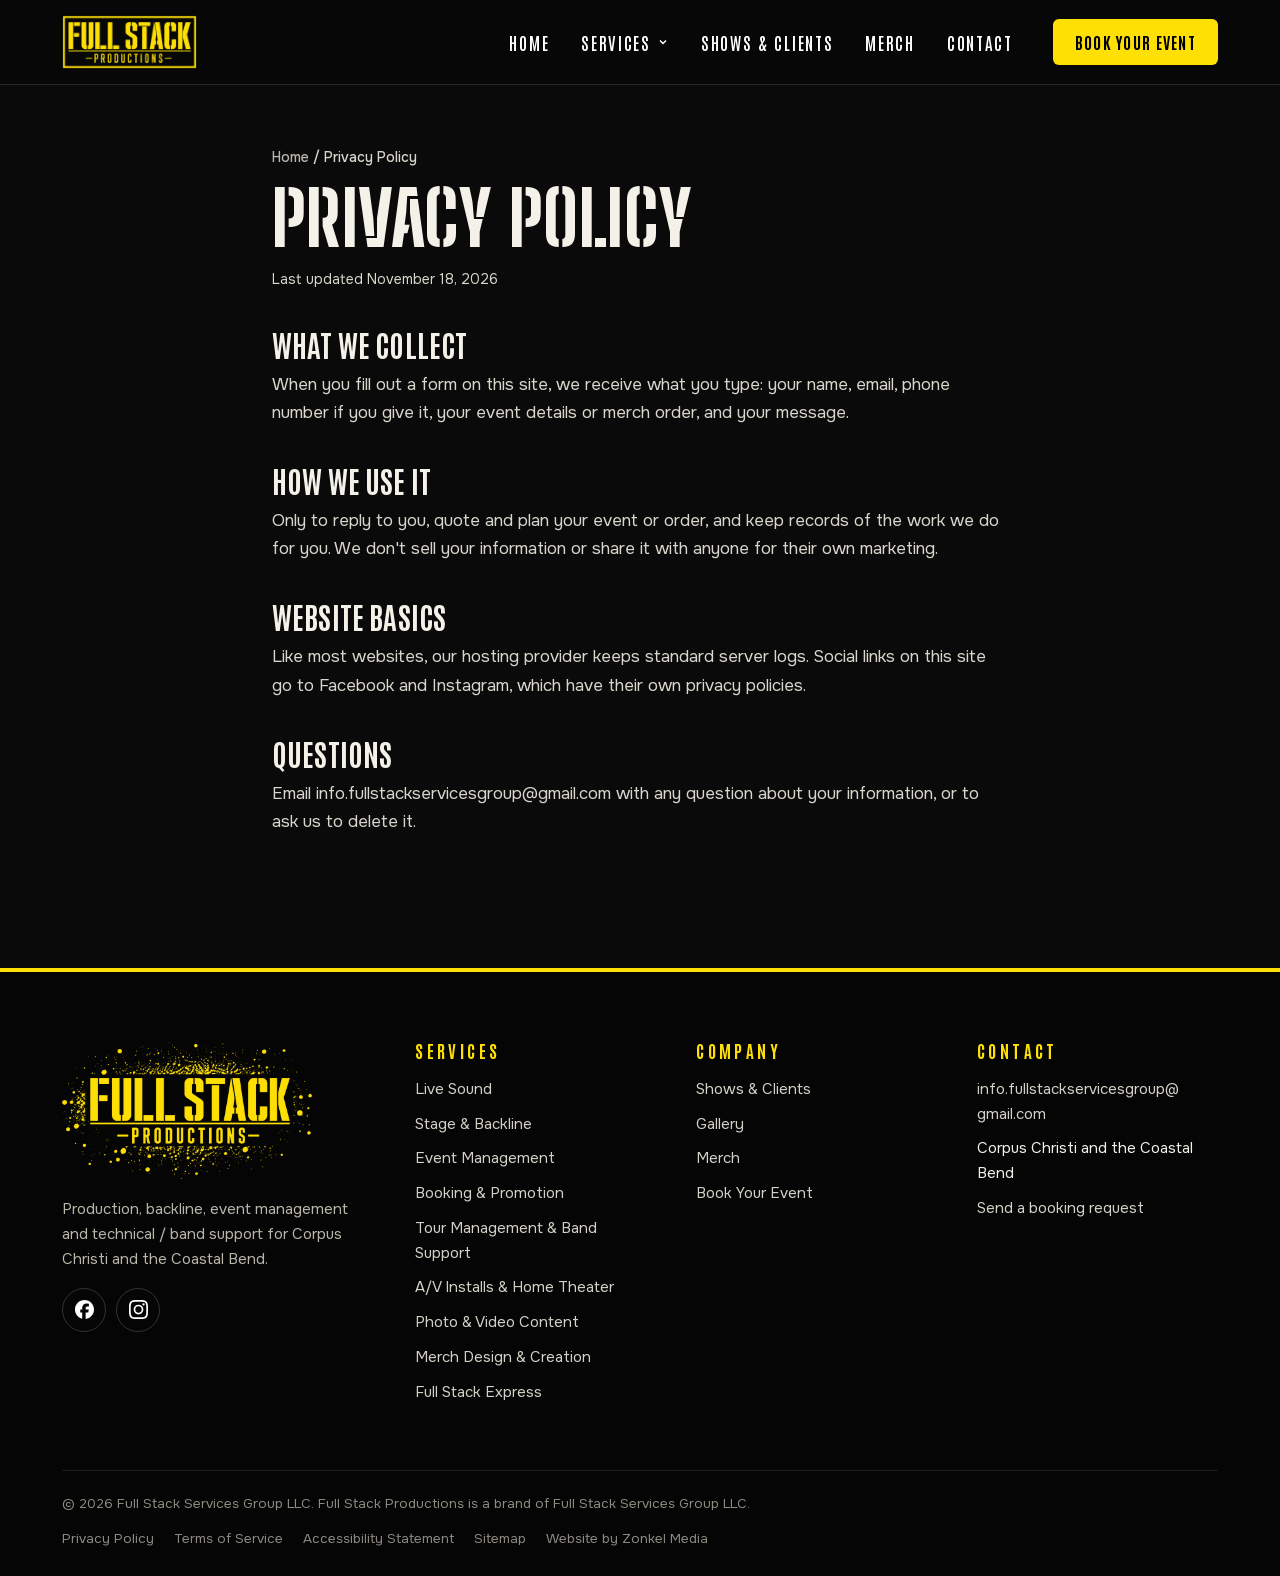
<file: privacy/index.html>
<!doctype html>
<html lang="en"><head>
<meta charset="utf-8"><meta name="viewport" content="width=device-width, initial-scale=1, viewport-fit=cover">
<title>Privacy Policy | Full Stack Productions</title><meta name="description" content="Privacy Policy for the Full Stack Productions website."><meta name="robots" content="noindex, nofollow">
<link rel="canonical" href="https://fullstackproductionstx.com/privacy/">
<meta property="og:type" content="website"><meta property="og:title" content="Privacy Policy | Full Stack Productions"><meta property="og:description" content="Privacy Policy for the Full Stack Productions website."><meta property="og:url" content="https://fullstackproductionstx.com/privacy/"><meta property="og:image" content="https://fullstackproductionstx.com/assets/og-card.jpg"><meta name="twitter:card" content="summary_large_image">
<meta name="theme-color" content="#0a0a0a">
<link rel="icon" href="../assets/logo/favicon.png" type="image/png">
<link rel="preload" href="../assets/fonts/BigShouldersStencilDisplay-800.woff2" as="font" type="font/woff2" crossorigin><link rel="preload" href="../assets/fonts/Antonio-700.woff2" as="font" type="font/woff2" crossorigin><link rel="preload" href="../assets/fonts/Onest-400.woff2" as="font" type="font/woff2" crossorigin>
<link rel="stylesheet" href="../css/fonts.css"><link rel="stylesheet" href="../css/site.css">

</head><body>
<a class="sr" href="#main">Skip to content</a>
<header class="hdr always"><div class="wrap hdr-in">
  <a class="brand" href="../" aria-label="Full Stack Productions home"><img src="../assets/logo/fullstack-boxed.png" alt="Full Stack Productions" width="620" height="248"></a>
  <nav class="nav" aria-label="Main">
    <a href="../">Home</a>
    <div class="dd"><button aria-haspopup="true">Services <svg viewBox="0 0 24 24" fill="none" stroke="currentColor" stroke-width="3" aria-hidden="true"><path d="M6 9l6 6 6-6"/></svg></button><div class="dd-panel"><small>9 services</small><a href="../services/#live-sound">Live Sound</a><a href="../services/#stage-backline">Stage & Backline</a><a href="../services/#event-management">Event Management</a><a href="../services/#booking-promotion">Booking & Promotion</a><a href="../services/#band-support">Tour Management & Band Support</a><a href="../services/#av-installs">A/V Installs & Home Theater</a><a href="../services/#photo-video">Photo & Video Content</a><a href="../services/#merch-design">Merch Design & Creation</a><a href="../services/#full-stack-express">Full Stack Express</a></div></div>
    <a href="../shows/">Shows &amp; Clients</a>
    <a href="../merch/">Merch</a>
    <a href="../book/">Contact</a>
  </nav>
  <a class="btn btn-y" href="../book/">Book Your Event</a>
  <button class="burger" aria-label="Open menu"><span></span><span></span><span></span></button>
</div></header>
<nav class="mnav" aria-label="Mobile" aria-hidden="true">
  <div class="mnav-top"><img src="../assets/logo/fullstack-boxed.png" alt="Full Stack Productions"><button class="mnav-x" aria-label="Close menu">&times;</button></div>
  <a href="../">Home</a>
  <details><summary>Services<small>9 services</small></summary><a href="../services/#live-sound">Live Sound</a><a href="../services/#stage-backline">Stage & Backline</a><a href="../services/#event-management">Event Management</a><a href="../services/#booking-promotion">Booking & Promotion</a><a href="../services/#band-support">Tour Management & Band Support</a><a href="../services/#av-installs">A/V Installs & Home Theater</a><a href="../services/#photo-video">Photo & Video Content</a><a href="../services/#merch-design">Merch Design & Creation</a><a href="../services/#full-stack-express">Full Stack Express</a></details>
  <a href="../shows/">Shows &amp; Clients</a>
  <a href="../merch/">Merch</a>
  <a href="../book/">Contact</a>
  <a class="btn btn-y" href="../book/">Book Your Event</a>
</nav>
<main id="main">
<section class="sec" style="padding-top:150px"><div class="wrap legal"><p class="crumbs"><a href="../">Home</a> / Privacy Policy</p><h1 style="font:800 clamp(44px,6vw,76px)/.95 var(--f-stencil)">Privacy Policy</h1><p class="fine" style="margin-top:14px">Last updated November 18, 2026</p><h2>What we collect</h2><p>When you fill out a form on this site, we receive what you type: your name, email, phone number if you give it, your event details or merch order, and your message.</p><h2>How we use it</h2><p>Only to reply to you, quote and plan your event or order, and keep records of the work we do for you. We don't sell your information or share it with anyone for their own marketing.</p><h2>Website basics</h2><p>Like most websites, our hosting provider keeps standard server logs. Social links on this site go to Facebook and Instagram, which have their own privacy policies.</p><h2>Questions</h2><p>Email info.fullstackservicesgroup@gmail.com with any question about your information, or to ask us to delete it.</p></div></section>
</main>
<footer class="ftr"><div class="wrap">
  <div class="ftr-grid">
    <div class="ftr-logo"><img src="../assets/logo/fullstack-logo-splatter-transparent.png" alt="Full Stack Productions" width="1584" height="872" loading="lazy">
      <p>Production, backline, event management and technical / band support for Corpus Christi and the Coastal Bend.</p>
      <div class="soc"><a href="https://www.facebook.com/profile.php?id=61561680834288" target="_blank" rel="noopener" aria-label="Facebook"><svg viewBox="0 0 24 24" fill="currentColor" aria-hidden="true"><path d="M9.101 23.691v-7.98H6.627v-3.667h2.474v-1.58c0-4.085 1.848-5.978 5.858-5.978.401 0 .955.042 1.468.103a8.68 8.68 0 0 1 1.141.195v3.325a8.623 8.623 0 0 0-.653-.036 26.805 26.805 0 0 0-.733-.009c-.707 0-1.259.096-1.675.309a1.686 1.686 0 0 0-.679.622c-.258.42-.374.995-.374 1.752v1.297h3.919l-.386 2.103-.287 1.564h-3.246v8.245C19.396 23.238 24 18.179 24 12.044c0-6.627-5.373-12-12-12s-12 5.373-12 12c0 5.628 3.874 10.35 9.101 11.647Z"/></svg></a><a href="https://www.instagram.com/fullstackproductionstx/" target="_blank" rel="noopener" aria-label="Instagram"><svg viewBox="0 0 24 24" fill="currentColor" aria-hidden="true"><path d="M7.03.084c-1.277.06-2.149.264-2.91.563a5.874 5.874 0 0 0-2.124 1.388 5.878 5.878 0 0 0-1.38 2.127C.321 4.926.12 5.8.064 7.076.008 8.354-.005 8.764.001 12.023c.007 3.259.021 3.667.083 4.947.061 1.277.264 2.149.563 2.911.308.789.72 1.457 1.388 2.123a5.872 5.872 0 0 0 2.129 1.38c.763.295 1.636.496 2.913.552 1.278.056 1.689.069 4.947.063 3.257-.007 3.668-.021 4.947-.082 1.28-.06 2.147-.265 2.91-.563a5.881 5.881 0 0 0 2.123-1.388 5.881 5.881 0 0 0 1.38-2.129c.295-.763.496-1.636.551-2.912.056-1.28.07-1.69.063-4.948-.006-3.258-.02-3.667-.081-4.947-.06-1.28-.264-2.148-.564-2.911a5.892 5.892 0 0 0-1.387-2.123 5.857 5.857 0 0 0-2.128-1.38C19.074.322 18.202.12 16.924.066 15.647.009 15.236-.006 11.977 0 8.718.008 8.31.021 7.03.084m.14 21.693c-1.17-.05-1.805-.245-2.228-.408a3.736 3.736 0 0 1-1.382-.895 3.695 3.695 0 0 1-.9-1.378c-.165-.423-.363-1.058-.417-2.228-.06-1.264-.072-1.644-.08-4.848-.006-3.204.006-3.583.061-4.848.05-1.169.246-1.805.408-2.228.216-.561.477-.96.895-1.382a3.705 3.705 0 0 1 1.379-.9c.423-.165 1.057-.361 2.227-.417 1.265-.06 1.644-.072 4.848-.08 3.203-.006 3.583.006 4.85.062 1.168.05 1.804.244 2.227.408.56.216.96.475 1.382.895.421.42.681.817.9 1.378.165.422.362 1.056.417 2.227.06 1.265.074 1.645.08 4.848.005 3.203-.006 3.583-.061 4.848-.051 1.17-.245 1.805-.408 2.23-.216.56-.477.96-.896 1.38a3.705 3.705 0 0 1-1.378.9c-.422.165-1.058.362-2.226.418-1.266.06-1.645.072-4.85.079-3.204.007-3.582-.006-4.848-.06m9.783-16.192a1.44 1.44 0 1 0 1.437-1.442 1.44 1.44 0 0 0-1.437 1.442M5.839 12.012a6.161 6.161 0 1 0 12.323-.024 6.162 6.162 0 0 0-12.323.024M8 12.008A4 4 0 1 1 12.008 16 4 4 0 0 1 8 12.008"/></svg></a></div>
    </div>
    <div><h4>Services</h4><ul><li><a href="../services/#live-sound">Live Sound</a></li><li><a href="../services/#stage-backline">Stage & Backline</a></li><li><a href="../services/#event-management">Event Management</a></li><li><a href="../services/#booking-promotion">Booking & Promotion</a></li><li><a href="../services/#band-support">Tour Management & Band Support</a></li><li><a href="../services/#av-installs">A/V Installs & Home Theater</a></li><li><a href="../services/#photo-video">Photo & Video Content</a></li><li><a href="../services/#merch-design">Merch Design & Creation</a></li><li><a href="../services/#full-stack-express">Full Stack Express</a></li></ul></div>
    <div><h4>Company</h4><ul><li><a href="../shows/">Shows &amp; Clients</a></li><li><a href="../shows/#gallery">Gallery</a></li><li><a href="../merch/">Merch</a></li><li><a href="../book/">Book Your Event</a></li></ul></div>
    <div><h4>Contact</h4><ul><li><a href="mailto:info.fullstackservicesgroup@gmail.com">info.fullstackservicesgroup@<wbr>gmail.com</a></li><li>Corpus Christi and the Coastal Bend</li><li><a href="../book/">Send a booking request</a></li></ul></div>
  </div>
  <div class="ftr-bottom"><span>&copy; 2026 Full Stack Services Group LLC. Full Stack Productions is a brand of Full Stack Services Group LLC.</span><nav><a href="../privacy/">Privacy Policy</a><a href="../terms/">Terms of Service</a><a href="../accessibility/">Accessibility Statement</a><a href="../sitemap.xml">Sitemap</a><a href="https://zonkelmedia.com" target="_blank" rel="noopener">Website by Zonkel Media</a></nav></div>
</div></footer>
<nav class="mbar" aria-label="Quick contact"><a class="btn btn-y" href="../book/"><svg viewBox="0 0 24 24" fill="currentColor" aria-hidden="true"><path d="M7 2h2v2h6V2h2v2h3a1 1 0 0 1 1 1v15a1 1 0 0 1-1 1H4a1 1 0 0 1-1-1V5a1 1 0 0 1 1-1h3V2Zm12 8H5v9h14v-9Z"/></svg> Book Now</a><a class="btn btn-o" href="mailto:info.fullstackservicesgroup@gmail.com"><svg viewBox="0 0 24 24" fill="currentColor" aria-hidden="true"><path d="M2 5.5A1.5 1.5 0 0 1 3.5 4h17A1.5 1.5 0 0 1 22 5.5v13a1.5 1.5 0 0 1-1.5 1.5h-17A1.5 1.5 0 0 1 2 18.5v-13Zm2.2.5 7.8 6.1L19.8 6H4.2ZM20 7.9l-7.4 5.8a1 1 0 0 1-1.2 0L4 7.9V18h16V7.9Z"/></svg> Email</a></nav>
<script src="../js/site.js" defer></script>
</body></html>
</file>
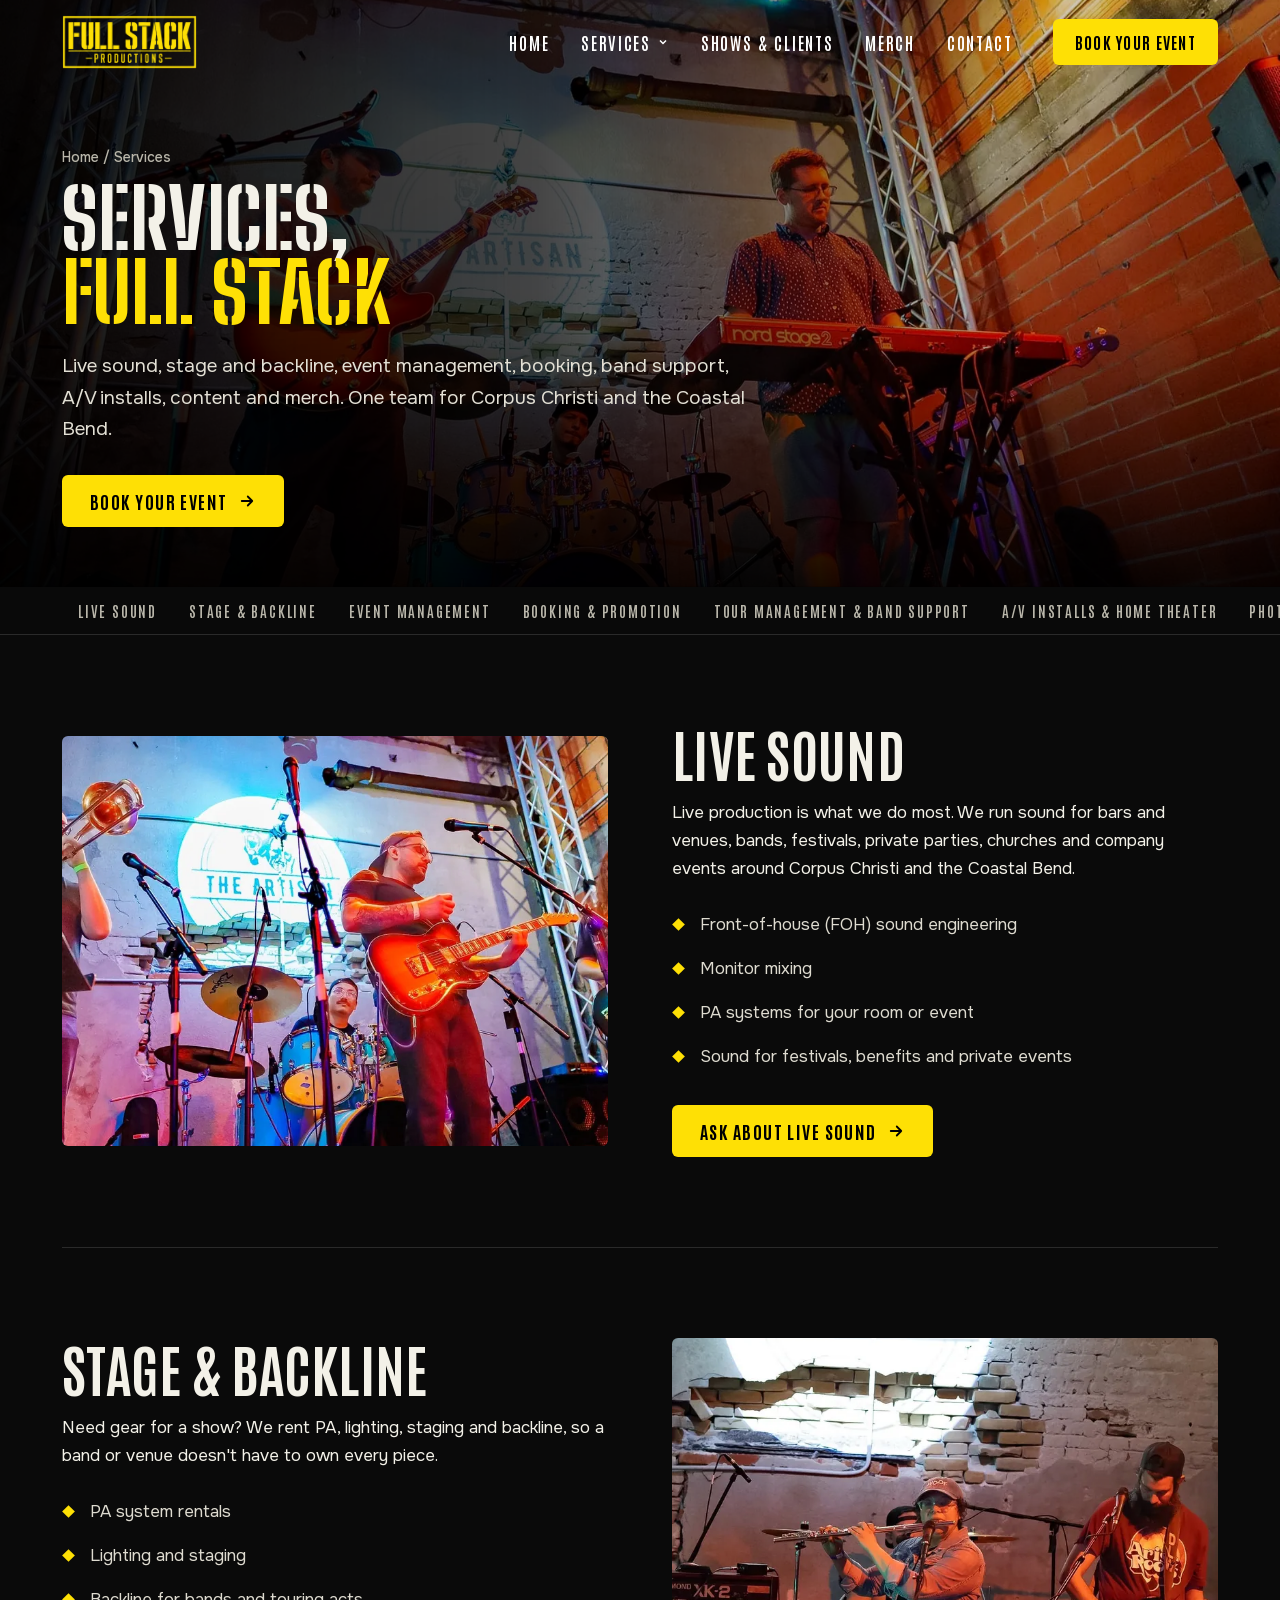
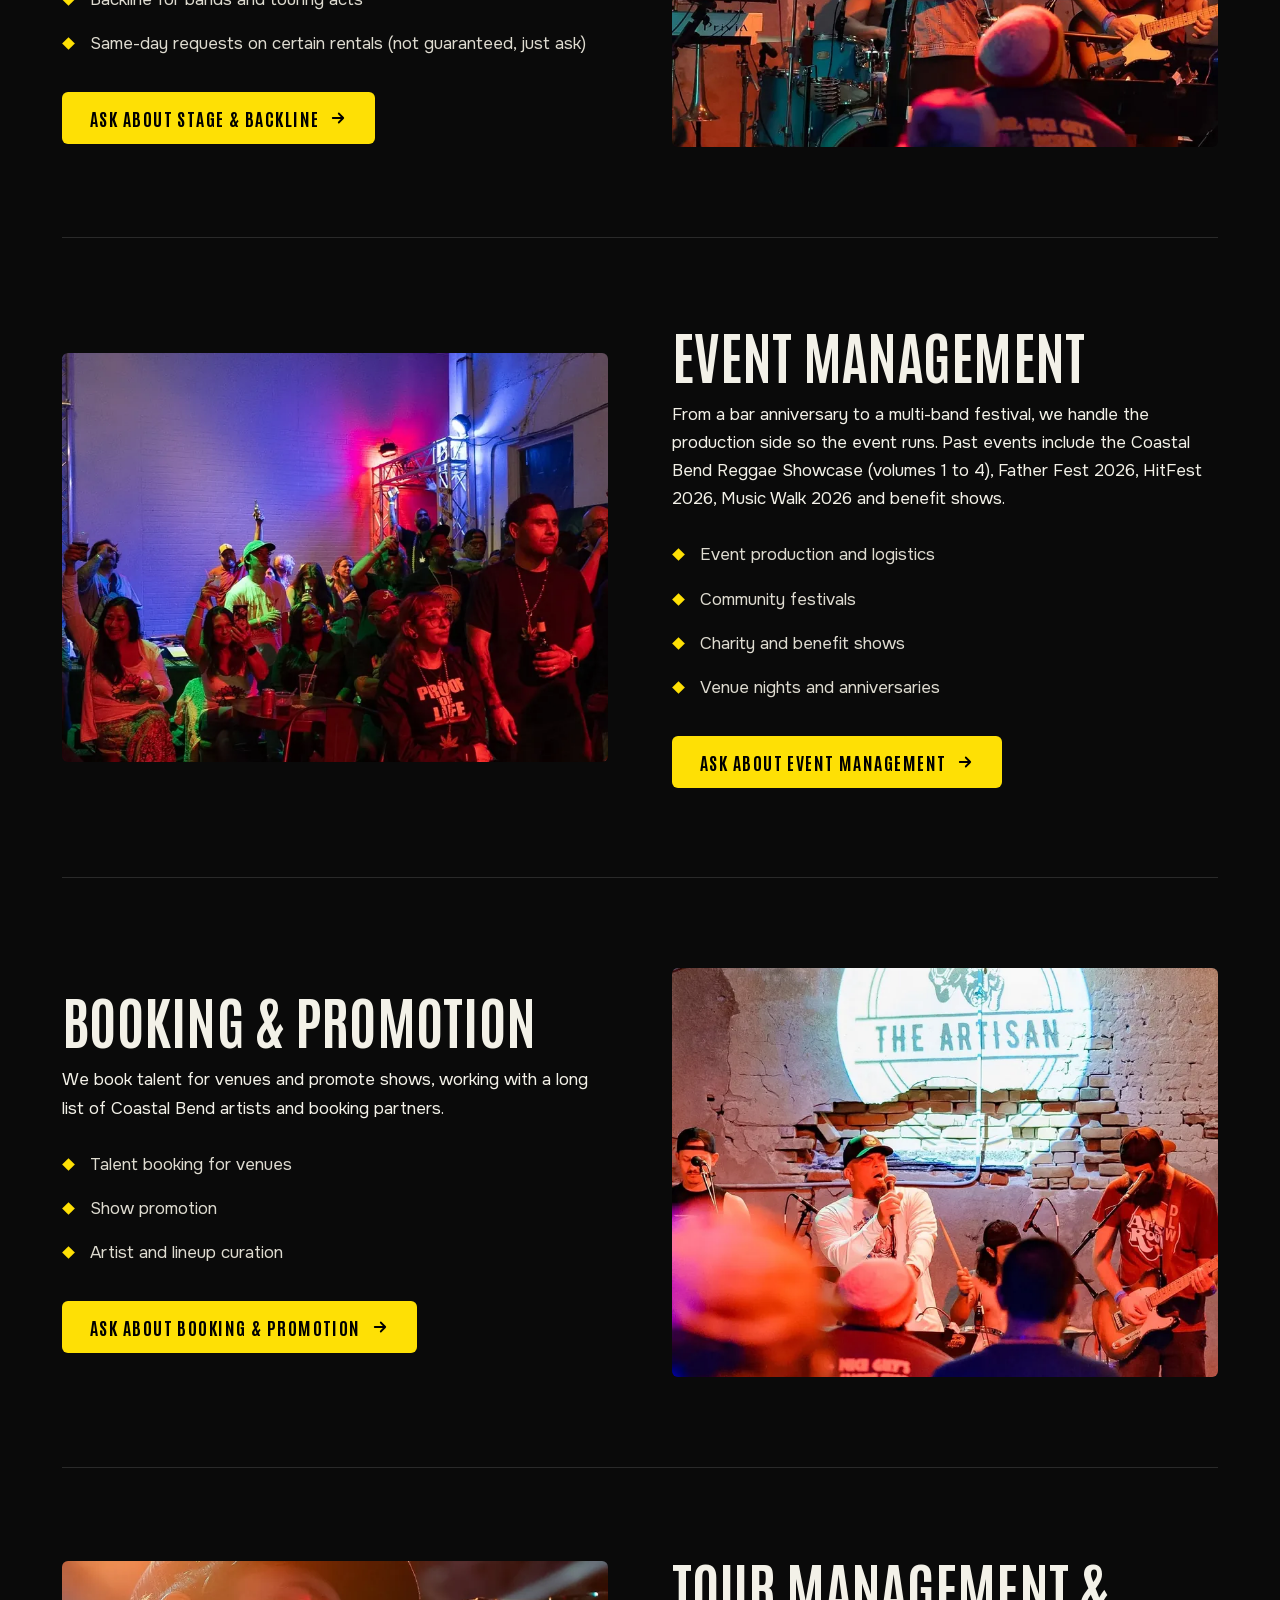
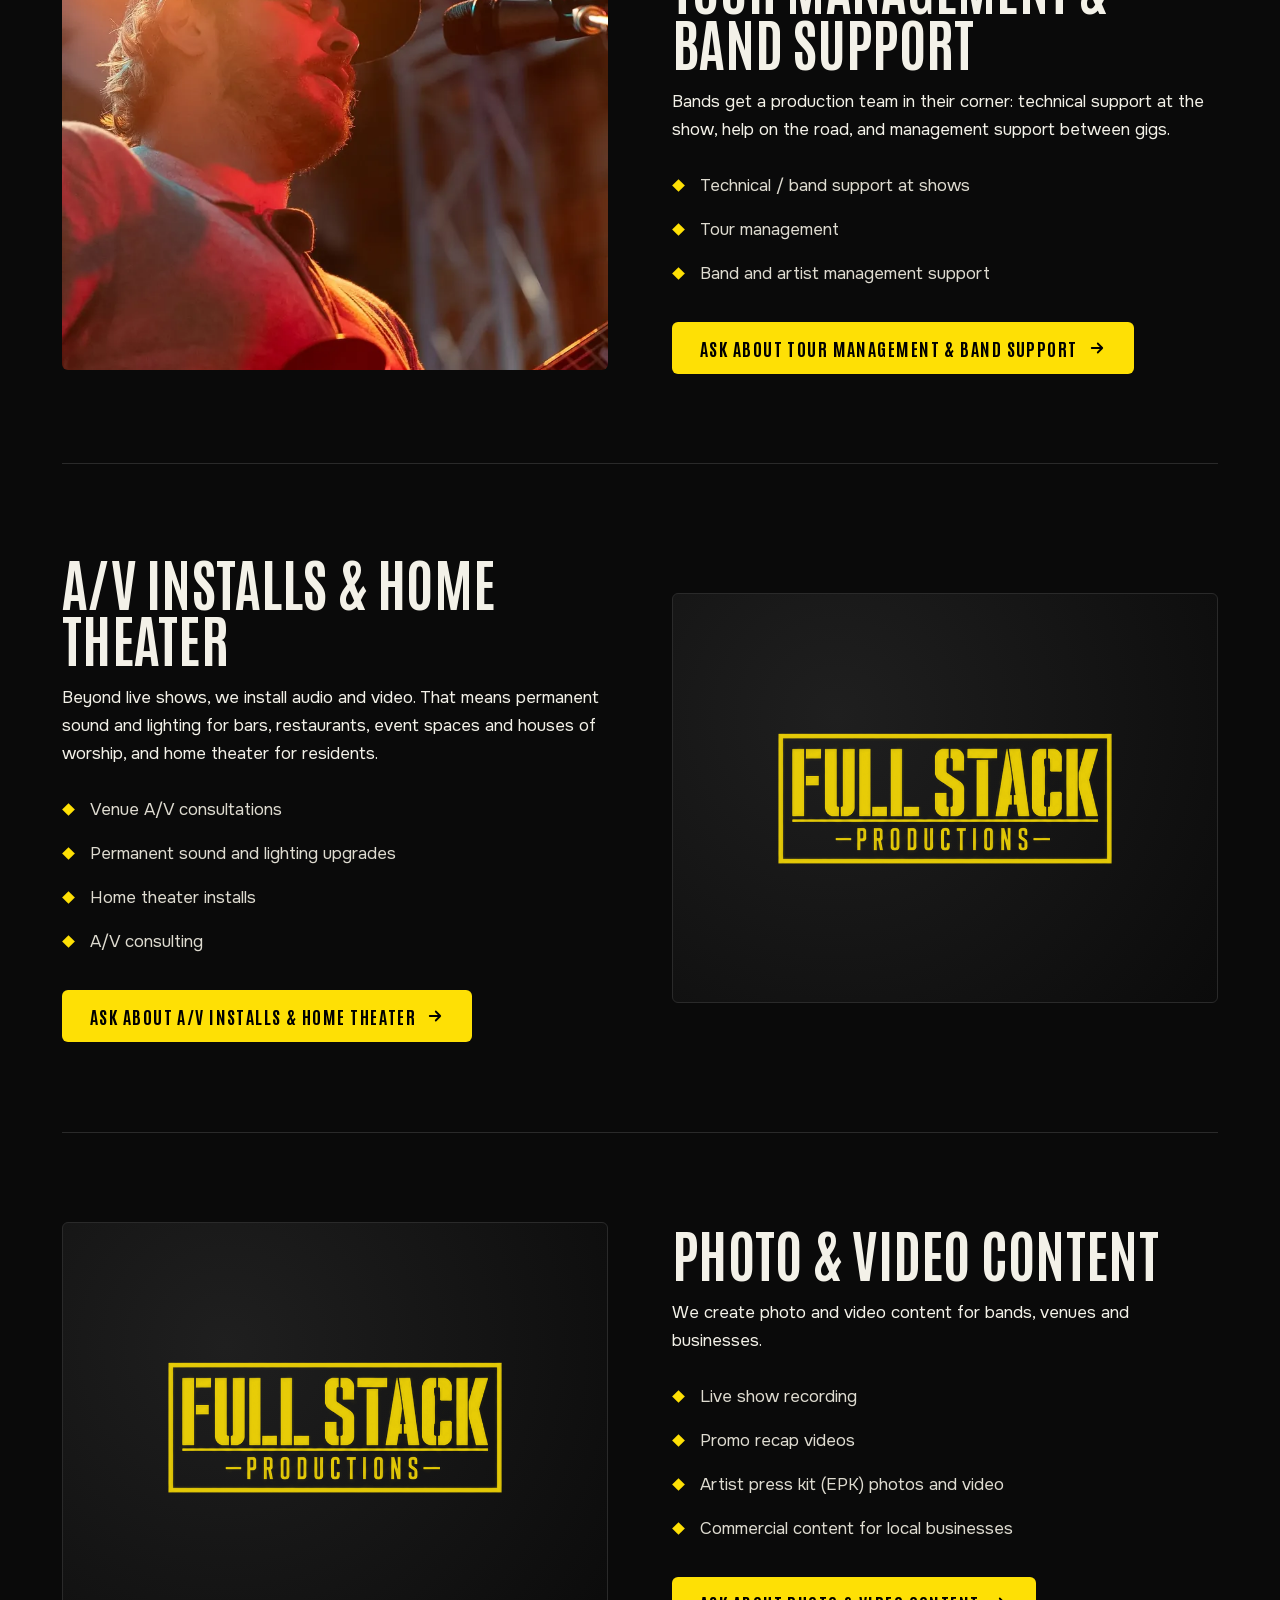
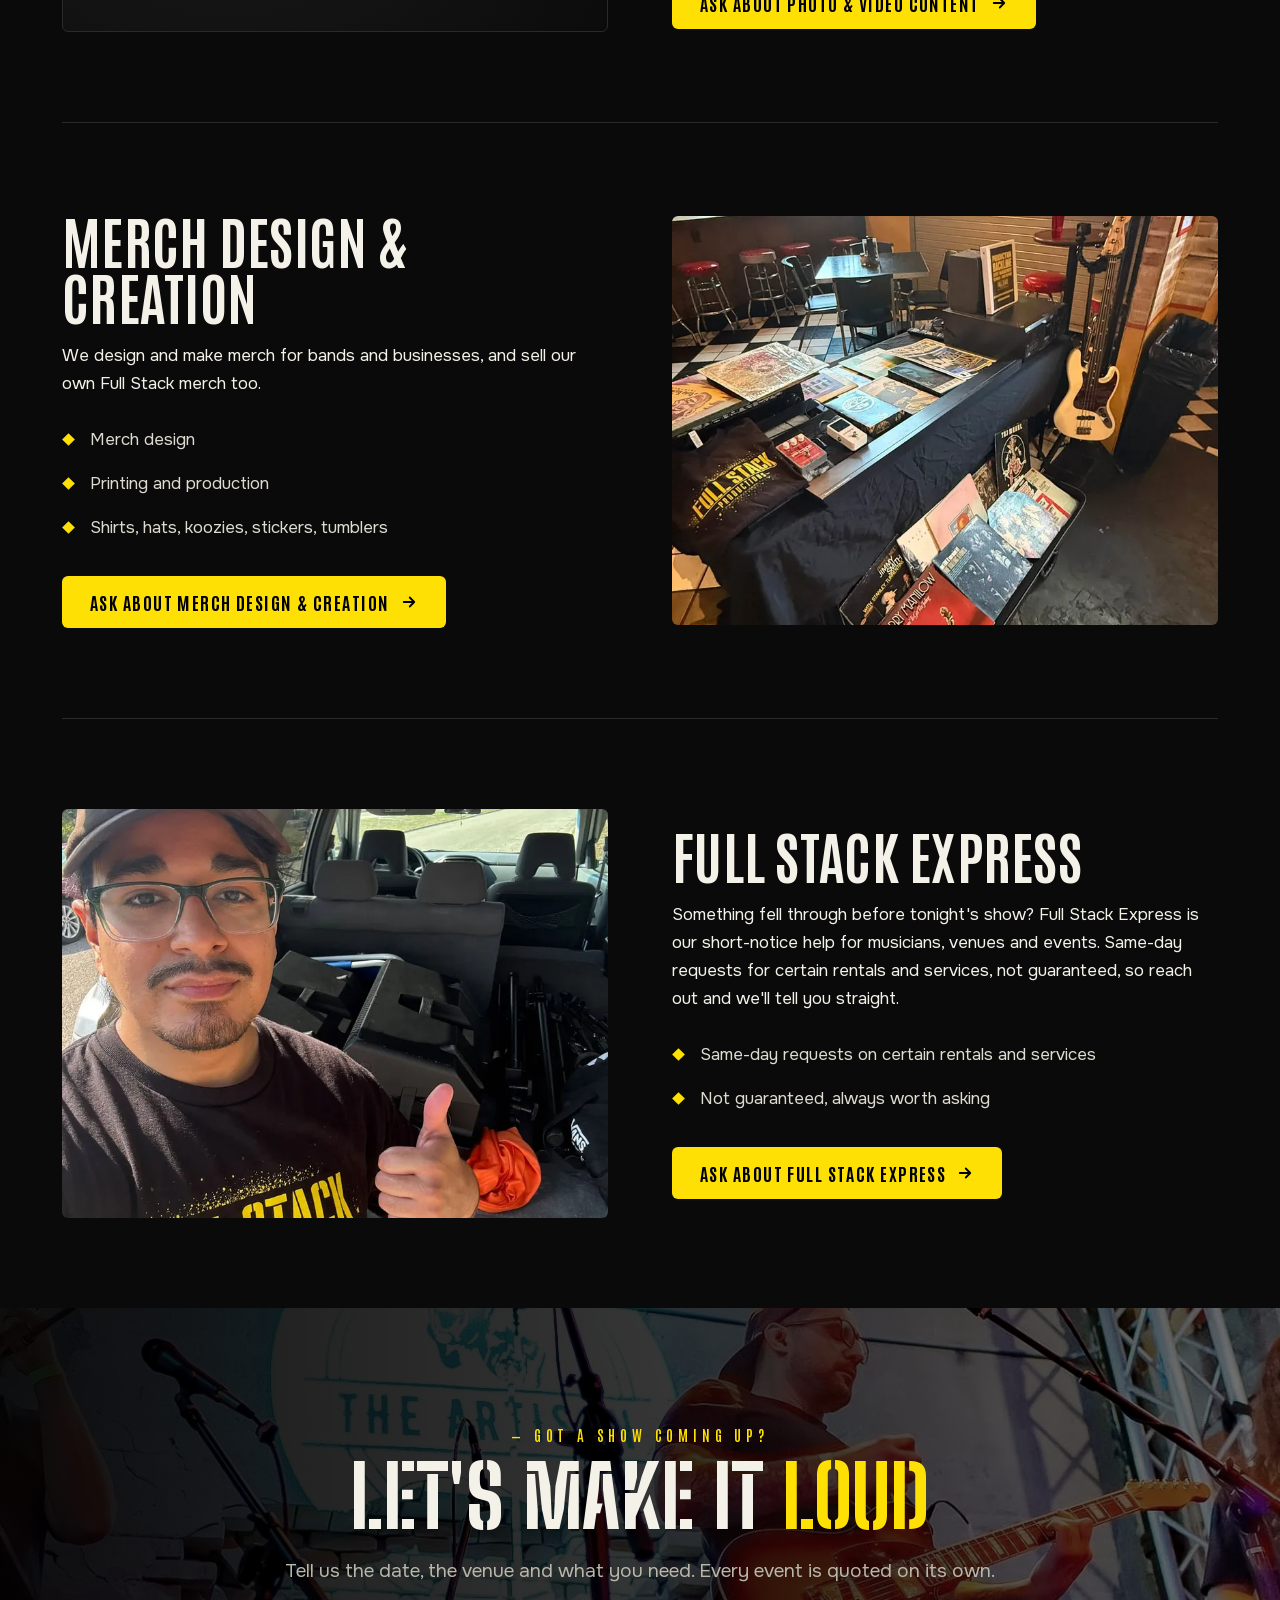
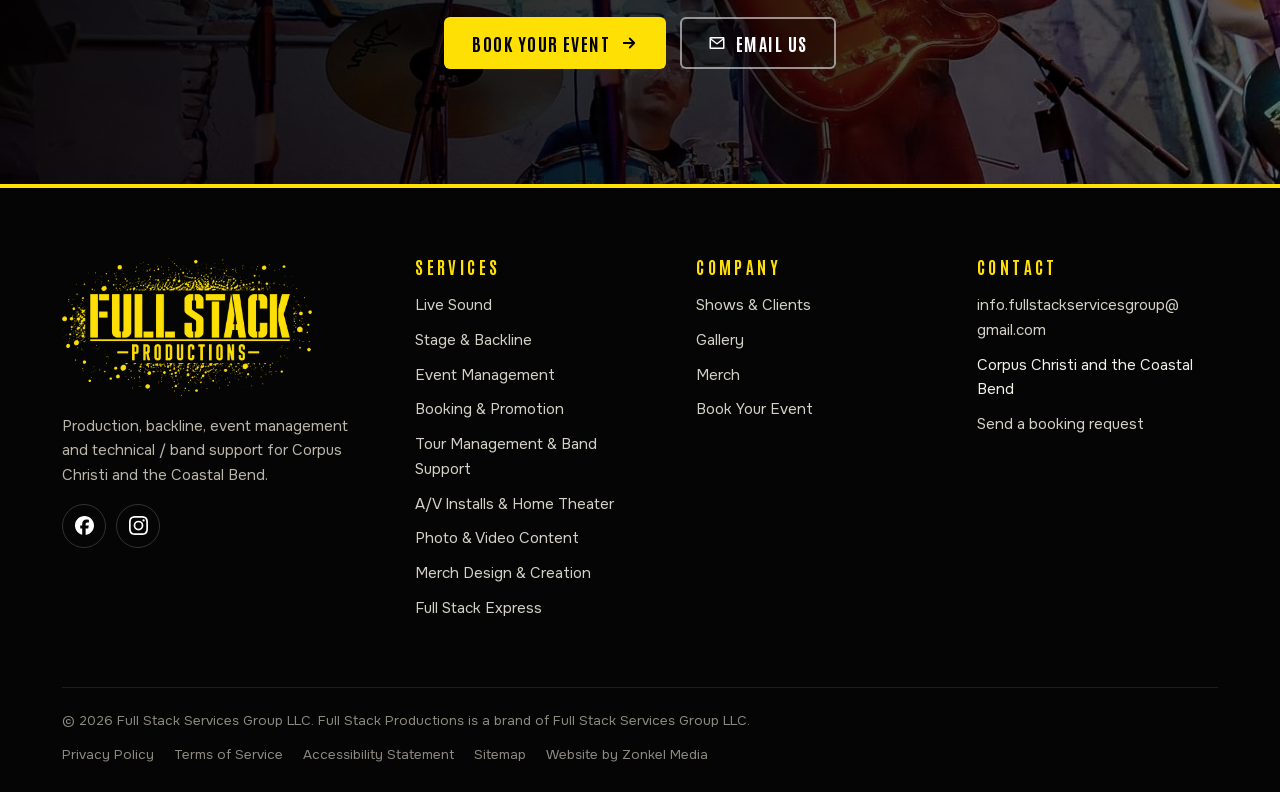
<file: services/index.html>
<!doctype html>
<html lang="en"><head>
<meta charset="utf-8"><meta name="viewport" content="width=device-width, initial-scale=1, viewport-fit=cover">
<title>Services | Live Sound, Backline, Booking &amp; A/V | Full Stack Productions</title><meta name="description" content="Live sound, stage and backline rentals, event management, booking and promotion, band support, A/V installs, photo and video, and merch in Corpus Christi."><meta name="robots" content="noindex, nofollow">
<link rel="canonical" href="https://fullstackproductionstx.com/services/">
<meta property="og:type" content="website"><meta property="og:title" content="Services | Live Sound, Backline, Booking &amp; A/V | Full Stack Productions"><meta property="og:description" content="Live sound, stage and backline rentals, event management, booking and promotion, band support, A/V installs, photo and video, and merch in Corpus Christi."><meta property="og:url" content="https://fullstackproductionstx.com/services/"><meta property="og:image" content="https://fullstackproductionstx.com/assets/og-card.jpg"><meta name="twitter:card" content="summary_large_image">
<meta name="theme-color" content="#0a0a0a">
<link rel="icon" href="../assets/logo/favicon.png" type="image/png">
<link rel="preload" href="../assets/fonts/BigShouldersStencilDisplay-800.woff2" as="font" type="font/woff2" crossorigin><link rel="preload" href="../assets/fonts/Antonio-700.woff2" as="font" type="font/woff2" crossorigin><link rel="preload" href="../assets/fonts/Onest-400.woff2" as="font" type="font/woff2" crossorigin>
<link rel="stylesheet" href="../css/fonts.css"><link rel="stylesheet" href="../css/site.css">

</head><body>
<a class="sr" href="#main">Skip to content</a>
<header class="hdr"><div class="wrap hdr-in">
  <a class="brand" href="../" aria-label="Full Stack Productions home"><img src="../assets/logo/fullstack-boxed.png" alt="Full Stack Productions" width="620" height="248"></a>
  <nav class="nav" aria-label="Main">
    <a href="../">Home</a>
    <div class="dd"><button aria-haspopup="true">Services <svg viewBox="0 0 24 24" fill="none" stroke="currentColor" stroke-width="3" aria-hidden="true"><path d="M6 9l6 6 6-6"/></svg></button><div class="dd-panel"><small>9 services</small><a href="../services/#live-sound">Live Sound</a><a href="../services/#stage-backline">Stage & Backline</a><a href="../services/#event-management">Event Management</a><a href="../services/#booking-promotion">Booking & Promotion</a><a href="../services/#band-support">Tour Management & Band Support</a><a href="../services/#av-installs">A/V Installs & Home Theater</a><a href="../services/#photo-video">Photo & Video Content</a><a href="../services/#merch-design">Merch Design & Creation</a><a href="../services/#full-stack-express">Full Stack Express</a></div></div>
    <a href="../shows/">Shows &amp; Clients</a>
    <a href="../merch/">Merch</a>
    <a href="../book/">Contact</a>
  </nav>
  <a class="btn btn-y" href="../book/">Book Your Event</a>
  <button class="burger" aria-label="Open menu"><span></span><span></span><span></span></button>
</div></header>
<nav class="mnav" aria-label="Mobile" aria-hidden="true">
  <div class="mnav-top"><img src="../assets/logo/fullstack-boxed.png" alt="Full Stack Productions"><button class="mnav-x" aria-label="Close menu">&times;</button></div>
  <a href="../">Home</a>
  <details><summary>Services<small>9 services</small></summary><a href="../services/#live-sound">Live Sound</a><a href="../services/#stage-backline">Stage & Backline</a><a href="../services/#event-management">Event Management</a><a href="../services/#booking-promotion">Booking & Promotion</a><a href="../services/#band-support">Tour Management & Band Support</a><a href="../services/#av-installs">A/V Installs & Home Theater</a><a href="../services/#photo-video">Photo & Video Content</a><a href="../services/#merch-design">Merch Design & Creation</a><a href="../services/#full-stack-express">Full Stack Express</a></details>
  <a href="../shows/">Shows &amp; Clients</a>
  <a href="../merch/">Merch</a>
  <a href="../book/">Contact</a>
  <a class="btn btn-y" href="../book/">Book Your Event</a>
</nav>
<main id="main">
<section class="hero phero"><div class="hero-bg"><img src="../assets/img/show-artisan-band.webp" srcset="../assets/img/show-artisan-band-800.webp 800w, ../assets/img/show-artisan-band.webp 1600w" sizes="100vw" alt="Full Stack Productions live show" fetchpriority="high"></div><div class="wrap hero-in"><p class="crumbs"><a href="../">Home</a> / Services</p><h1>Services, <span class="y">Full Stack</span></h1><p class="lede">Live sound, stage and backline, event management, booking, band support, A/V installs, content and merch. One team for Corpus Christi and the Coastal Bend.</p><div class="btns"><a class="btn btn-y" href="../book/">Book Your Event <svg viewBox="0 0 24 24" fill="none" stroke="currentColor" stroke-width="2.4" stroke-linecap="round" stroke-linejoin="round" aria-hidden="true"><path d="M5 12h14M13 6l6 6-6 6"/></svg></a></div></div></section><nav class="subnav" aria-label="Services on this page"><div class="wrap"><a href="#live-sound">Live Sound</a><a href="#stage-backline">Stage & Backline</a><a href="#event-management">Event Management</a><a href="#booking-promotion">Booking & Promotion</a><a href="#band-support">Tour Management & Band Support</a><a href="#av-installs">A/V Installs & Home Theater</a><a href="#photo-video">Photo & Video Content</a><a href="#merch-design">Merch Design & Creation</a><a href="#full-stack-express">Full Stack Express</a></div></nav><section><div class="wrap"><article class="svc" id="live-sound"><div class="svc-media rv"><img src="../assets/img/show-artisan-guitar.webp" srcset="../assets/img/show-artisan-guitar-800.webp 800w, ../assets/img/show-artisan-guitar.webp 1600w" sizes="(max-width:820px) 92vw, 46vw" alt="Live Sound" loading="lazy" decoding="async"></div><div class="rv"><h2>Live Sound</h2><p>Live production is what we do most. We run sound for bars and venues, bands, festivals, private parties, churches and company events around Corpus Christi and the Coastal Bend.</p><ul><li>Front-of-house (FOH) sound engineering</li><li>Monitor mixing</li><li>PA systems for your room or event</li><li>Sound for festivals, benefits and private events</li></ul><a class="btn btn-y" href="../book/?service=Live+Sound">Ask About Live Sound <svg viewBox="0 0 24 24" fill="none" stroke="currentColor" stroke-width="2.4" stroke-linecap="round" stroke-linejoin="round" aria-hidden="true"><path d="M5 12h14M13 6l6 6-6 6"/></svg></a></div></article><article class="svc flip" id="stage-backline"><div class="svc-media rv"><img src="../assets/img/show-artisan-flute-stage.webp" srcset="../assets/img/show-artisan-flute-stage-800.webp 800w, ../assets/img/show-artisan-flute-stage.webp 1600w" sizes="(max-width:820px) 92vw, 46vw" alt="Stage &amp; Backline" loading="lazy" decoding="async"></div><div class="rv"><h2>Stage & Backline</h2><p>Need gear for a show? We rent PA, lighting, staging and backline, so a band or venue doesn't have to own every piece.</p><ul><li>PA system rentals</li><li>Lighting and staging</li><li>Backline for bands and touring acts</li><li>Same-day requests on certain rentals (not guaranteed, just ask)</li></ul><a class="btn btn-y" href="../book/?service=Stage+%26+Backline">Ask About Stage &amp; Backline <svg viewBox="0 0 24 24" fill="none" stroke="currentColor" stroke-width="2.4" stroke-linecap="round" stroke-linejoin="round" aria-hidden="true"><path d="M5 12h14M13 6l6 6-6 6"/></svg></a></div></article><article class="svc" id="event-management"><div class="svc-media rv"><img src="../assets/img/show-artisan-crowd.webp" srcset="../assets/img/show-artisan-crowd-800.webp 800w, ../assets/img/show-artisan-crowd.webp 1600w" sizes="(max-width:820px) 92vw, 46vw" alt="Event Management" loading="lazy" decoding="async"></div><div class="rv"><h2>Event Management</h2><p>From a bar anniversary to a multi-band festival, we handle the production side so the event runs. Past events include the Coastal Bend Reggae Showcase (volumes 1 to 4), Father Fest 2026, HitFest 2026, Music Walk 2026 and benefit shows.</p><ul><li>Event production and logistics</li><li>Community festivals</li><li>Charity and benefit shows</li><li>Venue nights and anniversaries</li></ul><a class="btn btn-y" href="../book/?service=Event+Management">Ask About Event Management <svg viewBox="0 0 24 24" fill="none" stroke="currentColor" stroke-width="2.4" stroke-linecap="round" stroke-linejoin="round" aria-hidden="true"><path d="M5 12h14M13 6l6 6-6 6"/></svg></a></div></article><article class="svc flip" id="booking-promotion"><div class="svc-media rv"><img src="../assets/img/show-artisan-singer.webp" srcset="../assets/img/show-artisan-singer-800.webp 800w, ../assets/img/show-artisan-singer.webp 1600w" sizes="(max-width:820px) 92vw, 46vw" alt="Booking &amp; Promotion" loading="lazy" decoding="async"></div><div class="rv"><h2>Booking & Promotion</h2><p>We book talent for venues and promote shows, working with a long list of Coastal Bend artists and booking partners.</p><ul><li>Talent booking for venues</li><li>Show promotion</li><li>Artist and lineup curation</li></ul><a class="btn btn-y" href="../book/?service=Booking+%26+Promotion">Ask About Booking &amp; Promotion <svg viewBox="0 0 24 24" fill="none" stroke="currentColor" stroke-width="2.4" stroke-linecap="round" stroke-linejoin="round" aria-hidden="true"><path d="M5 12h14M13 6l6 6-6 6"/></svg></a></div></article><article class="svc" id="band-support"><div class="svc-media rv"><img src="../assets/img/show-artisan-vocal.webp" srcset="../assets/img/show-artisan-vocal-800.webp 800w, ../assets/img/show-artisan-vocal.webp 1600w" sizes="(max-width:820px) 92vw, 46vw" alt="Tour Management &amp; Band Support" loading="lazy" decoding="async"></div><div class="rv"><h2>Tour Management & Band Support</h2><p>Bands get a production team in their corner: technical support at the show, help on the road, and management support between gigs.</p><ul><li>Technical / band support at shows</li><li>Tour management</li><li>Band and artist management support</li></ul><a class="btn btn-y" href="../book/?service=Tour+Management+%26+Band+Support">Ask About Tour Management &amp; Band Support <svg viewBox="0 0 24 24" fill="none" stroke="currentColor" stroke-width="2.4" stroke-linecap="round" stroke-linejoin="round" aria-hidden="true"><path d="M5 12h14M13 6l6 6-6 6"/></svg></a></div></article><article class="svc flip" id="av-installs"><div class="svc-media none rv"><img src="../assets/logo/fullstack-boxed.png" alt="" loading="lazy"></div><div class="rv"><h2>A/V Installs & Home Theater</h2><p>Beyond live shows, we install audio and video. That means permanent sound and lighting for bars, restaurants, event spaces and houses of worship, and home theater for residents.</p><ul><li>Venue A/V consultations</li><li>Permanent sound and lighting upgrades</li><li>Home theater installs</li><li>A/V consulting</li></ul><a class="btn btn-y" href="../book/?service=A/V+Installs+%26+Home+Theater">Ask About A/V Installs &amp; Home Theater <svg viewBox="0 0 24 24" fill="none" stroke="currentColor" stroke-width="2.4" stroke-linecap="round" stroke-linejoin="round" aria-hidden="true"><path d="M5 12h14M13 6l6 6-6 6"/></svg></a></div></article><article class="svc" id="photo-video"><div class="svc-media none rv"><img src="../assets/logo/fullstack-boxed.png" alt="" loading="lazy"></div><div class="rv"><h2>Photo & Video Content</h2><p>We create photo and video content for bands, venues and businesses.</p><ul><li>Live show recording</li><li>Promo recap videos</li><li>Artist press kit (EPK) photos and video</li><li>Commercial content for local businesses</li></ul><a class="btn btn-y" href="../book/?service=Photo+%26+Video+Content">Ask About Photo &amp; Video Content <svg viewBox="0 0 24 24" fill="none" stroke="currentColor" stroke-width="2.4" stroke-linecap="round" stroke-linejoin="round" aria-hidden="true"><path d="M5 12h14M13 6l6 6-6 6"/></svg></a></div></article><article class="svc flip" id="merch-design"><div class="svc-media rv"><img src="../assets/img/flea-market-table.webp" srcset="../assets/img/flea-market-table-800.webp 800w, ../assets/img/flea-market-table.webp 1600w" sizes="(max-width:820px) 92vw, 46vw" alt="Merch Design &amp; Creation" loading="lazy" decoding="async"></div><div class="rv"><h2>Merch Design & Creation</h2><p>We design and make merch for bands and businesses, and sell our own Full Stack merch too.</p><ul><li>Merch design</li><li>Printing and production</li><li>Shirts, hats, koozies, stickers, tumblers</li></ul><a class="btn btn-y" href="../book/?service=Merch+Design+%26+Creation">Ask About Merch Design &amp; Creation <svg viewBox="0 0 24 24" fill="none" stroke="currentColor" stroke-width="2.4" stroke-linecap="round" stroke-linejoin="round" aria-hidden="true"><path d="M5 12h14M13 6l6 6-6 6"/></svg></a></div></article><article class="svc" id="full-stack-express"><div class="svc-media rv"><img src="../assets/img/crew-fausto.webp" srcset="../assets/img/crew-fausto-800.webp 800w, ../assets/img/crew-fausto.webp 1600w" sizes="(max-width:820px) 92vw, 46vw" alt="Full Stack Express" loading="lazy" decoding="async"></div><div class="rv"><h2>Full Stack Express</h2><p>Something fell through before tonight's show? Full Stack Express is our short-notice help for musicians, venues and events. Same-day requests for certain rentals and services, not guaranteed, so reach out and we'll tell you straight.</p><ul><li>Same-day requests on certain rentals and services</li><li>Not guaranteed, always worth asking</li></ul><a class="btn btn-y" href="../book/?service=Full+Stack+Express">Ask About Full Stack Express <svg viewBox="0 0 24 24" fill="none" stroke="currentColor" stroke-width="2.4" stroke-linecap="round" stroke-linejoin="round" aria-hidden="true"><path d="M5 12h14M13 6l6 6-6 6"/></svg></a></div></article></div></section><section class="pband"><div class="pband-bg"><img src="../assets/img/show-artisan-guitar.webp" srcset="../assets/img/show-artisan-guitar-800.webp 800w, ../assets/img/show-artisan-guitar.webp 1600w" sizes="100vw" alt="" loading="lazy" decoding="async"></div><div class="wrap sec cta"><span class="kick">Got a show coming up?</span><h2>Let's Make It <span class="y">Loud</span></h2>
  <p class="lede">Tell us the date, the venue and what you need. Every event is quoted on its own.</p>
  <div class="btns"><a class="btn btn-y" href="../book/">Book Your Event <svg viewBox="0 0 24 24" fill="none" stroke="currentColor" stroke-width="2.4" stroke-linecap="round" stroke-linejoin="round" aria-hidden="true"><path d="M5 12h14M13 6l6 6-6 6"/></svg></a><a class="btn btn-o" href="mailto:info.fullstackservicesgroup@gmail.com"><svg viewBox="0 0 24 24" fill="currentColor" aria-hidden="true"><path d="M2 5.5A1.5 1.5 0 0 1 3.5 4h17A1.5 1.5 0 0 1 22 5.5v13a1.5 1.5 0 0 1-1.5 1.5h-17A1.5 1.5 0 0 1 2 18.5v-13Zm2.2.5 7.8 6.1L19.8 6H4.2ZM20 7.9l-7.4 5.8a1 1 0 0 1-1.2 0L4 7.9V18h16V7.9Z"/></svg> Email Us</a></div></div></section>
</main>
<footer class="ftr"><div class="wrap">
  <div class="ftr-grid">
    <div class="ftr-logo"><img src="../assets/logo/fullstack-logo-splatter-transparent.png" alt="Full Stack Productions" width="1584" height="872" loading="lazy">
      <p>Production, backline, event management and technical / band support for Corpus Christi and the Coastal Bend.</p>
      <div class="soc"><a href="https://www.facebook.com/profile.php?id=61561680834288" target="_blank" rel="noopener" aria-label="Facebook"><svg viewBox="0 0 24 24" fill="currentColor" aria-hidden="true"><path d="M9.101 23.691v-7.98H6.627v-3.667h2.474v-1.58c0-4.085 1.848-5.978 5.858-5.978.401 0 .955.042 1.468.103a8.68 8.68 0 0 1 1.141.195v3.325a8.623 8.623 0 0 0-.653-.036 26.805 26.805 0 0 0-.733-.009c-.707 0-1.259.096-1.675.309a1.686 1.686 0 0 0-.679.622c-.258.42-.374.995-.374 1.752v1.297h3.919l-.386 2.103-.287 1.564h-3.246v8.245C19.396 23.238 24 18.179 24 12.044c0-6.627-5.373-12-12-12s-12 5.373-12 12c0 5.628 3.874 10.35 9.101 11.647Z"/></svg></a><a href="https://www.instagram.com/fullstackproductionstx/" target="_blank" rel="noopener" aria-label="Instagram"><svg viewBox="0 0 24 24" fill="currentColor" aria-hidden="true"><path d="M7.03.084c-1.277.06-2.149.264-2.91.563a5.874 5.874 0 0 0-2.124 1.388 5.878 5.878 0 0 0-1.38 2.127C.321 4.926.12 5.8.064 7.076.008 8.354-.005 8.764.001 12.023c.007 3.259.021 3.667.083 4.947.061 1.277.264 2.149.563 2.911.308.789.72 1.457 1.388 2.123a5.872 5.872 0 0 0 2.129 1.38c.763.295 1.636.496 2.913.552 1.278.056 1.689.069 4.947.063 3.257-.007 3.668-.021 4.947-.082 1.28-.06 2.147-.265 2.91-.563a5.881 5.881 0 0 0 2.123-1.388 5.881 5.881 0 0 0 1.38-2.129c.295-.763.496-1.636.551-2.912.056-1.28.07-1.69.063-4.948-.006-3.258-.02-3.667-.081-4.947-.06-1.28-.264-2.148-.564-2.911a5.892 5.892 0 0 0-1.387-2.123 5.857 5.857 0 0 0-2.128-1.38C19.074.322 18.202.12 16.924.066 15.647.009 15.236-.006 11.977 0 8.718.008 8.31.021 7.03.084m.14 21.693c-1.17-.05-1.805-.245-2.228-.408a3.736 3.736 0 0 1-1.382-.895 3.695 3.695 0 0 1-.9-1.378c-.165-.423-.363-1.058-.417-2.228-.06-1.264-.072-1.644-.08-4.848-.006-3.204.006-3.583.061-4.848.05-1.169.246-1.805.408-2.228.216-.561.477-.96.895-1.382a3.705 3.705 0 0 1 1.379-.9c.423-.165 1.057-.361 2.227-.417 1.265-.06 1.644-.072 4.848-.08 3.203-.006 3.583.006 4.85.062 1.168.05 1.804.244 2.227.408.56.216.96.475 1.382.895.421.42.681.817.9 1.378.165.422.362 1.056.417 2.227.06 1.265.074 1.645.08 4.848.005 3.203-.006 3.583-.061 4.848-.051 1.17-.245 1.805-.408 2.23-.216.56-.477.96-.896 1.38a3.705 3.705 0 0 1-1.378.9c-.422.165-1.058.362-2.226.418-1.266.06-1.645.072-4.85.079-3.204.007-3.582-.006-4.848-.06m9.783-16.192a1.44 1.44 0 1 0 1.437-1.442 1.44 1.44 0 0 0-1.437 1.442M5.839 12.012a6.161 6.161 0 1 0 12.323-.024 6.162 6.162 0 0 0-12.323.024M8 12.008A4 4 0 1 1 12.008 16 4 4 0 0 1 8 12.008"/></svg></a></div>
    </div>
    <div><h4>Services</h4><ul><li><a href="../services/#live-sound">Live Sound</a></li><li><a href="../services/#stage-backline">Stage & Backline</a></li><li><a href="../services/#event-management">Event Management</a></li><li><a href="../services/#booking-promotion">Booking & Promotion</a></li><li><a href="../services/#band-support">Tour Management & Band Support</a></li><li><a href="../services/#av-installs">A/V Installs & Home Theater</a></li><li><a href="../services/#photo-video">Photo & Video Content</a></li><li><a href="../services/#merch-design">Merch Design & Creation</a></li><li><a href="../services/#full-stack-express">Full Stack Express</a></li></ul></div>
    <div><h4>Company</h4><ul><li><a href="../shows/">Shows &amp; Clients</a></li><li><a href="../shows/#gallery">Gallery</a></li><li><a href="../merch/">Merch</a></li><li><a href="../book/">Book Your Event</a></li></ul></div>
    <div><h4>Contact</h4><ul><li><a href="mailto:info.fullstackservicesgroup@gmail.com">info.fullstackservicesgroup@<wbr>gmail.com</a></li><li>Corpus Christi and the Coastal Bend</li><li><a href="../book/">Send a booking request</a></li></ul></div>
  </div>
  <div class="ftr-bottom"><span>&copy; 2026 Full Stack Services Group LLC. Full Stack Productions is a brand of Full Stack Services Group LLC.</span><nav><a href="../privacy/">Privacy Policy</a><a href="../terms/">Terms of Service</a><a href="../accessibility/">Accessibility Statement</a><a href="../sitemap.xml">Sitemap</a><a href="https://zonkelmedia.com" target="_blank" rel="noopener">Website by Zonkel Media</a></nav></div>
</div></footer>
<nav class="mbar" aria-label="Quick contact"><a class="btn btn-y" href="../book/"><svg viewBox="0 0 24 24" fill="currentColor" aria-hidden="true"><path d="M7 2h2v2h6V2h2v2h3a1 1 0 0 1 1 1v15a1 1 0 0 1-1 1H4a1 1 0 0 1-1-1V5a1 1 0 0 1 1-1h3V2Zm12 8H5v9h14v-9Z"/></svg> Book Now</a><a class="btn btn-o" href="mailto:info.fullstackservicesgroup@gmail.com"><svg viewBox="0 0 24 24" fill="currentColor" aria-hidden="true"><path d="M2 5.5A1.5 1.5 0 0 1 3.5 4h17A1.5 1.5 0 0 1 22 5.5v13a1.5 1.5 0 0 1-1.5 1.5h-17A1.5 1.5 0 0 1 2 18.5v-13Zm2.2.5 7.8 6.1L19.8 6H4.2ZM20 7.9l-7.4 5.8a1 1 0 0 1-1.2 0L4 7.9V18h16V7.9Z"/></svg> Email</a></nav>
<script src="../js/site.js" defer></script>
</body></html>
</file>
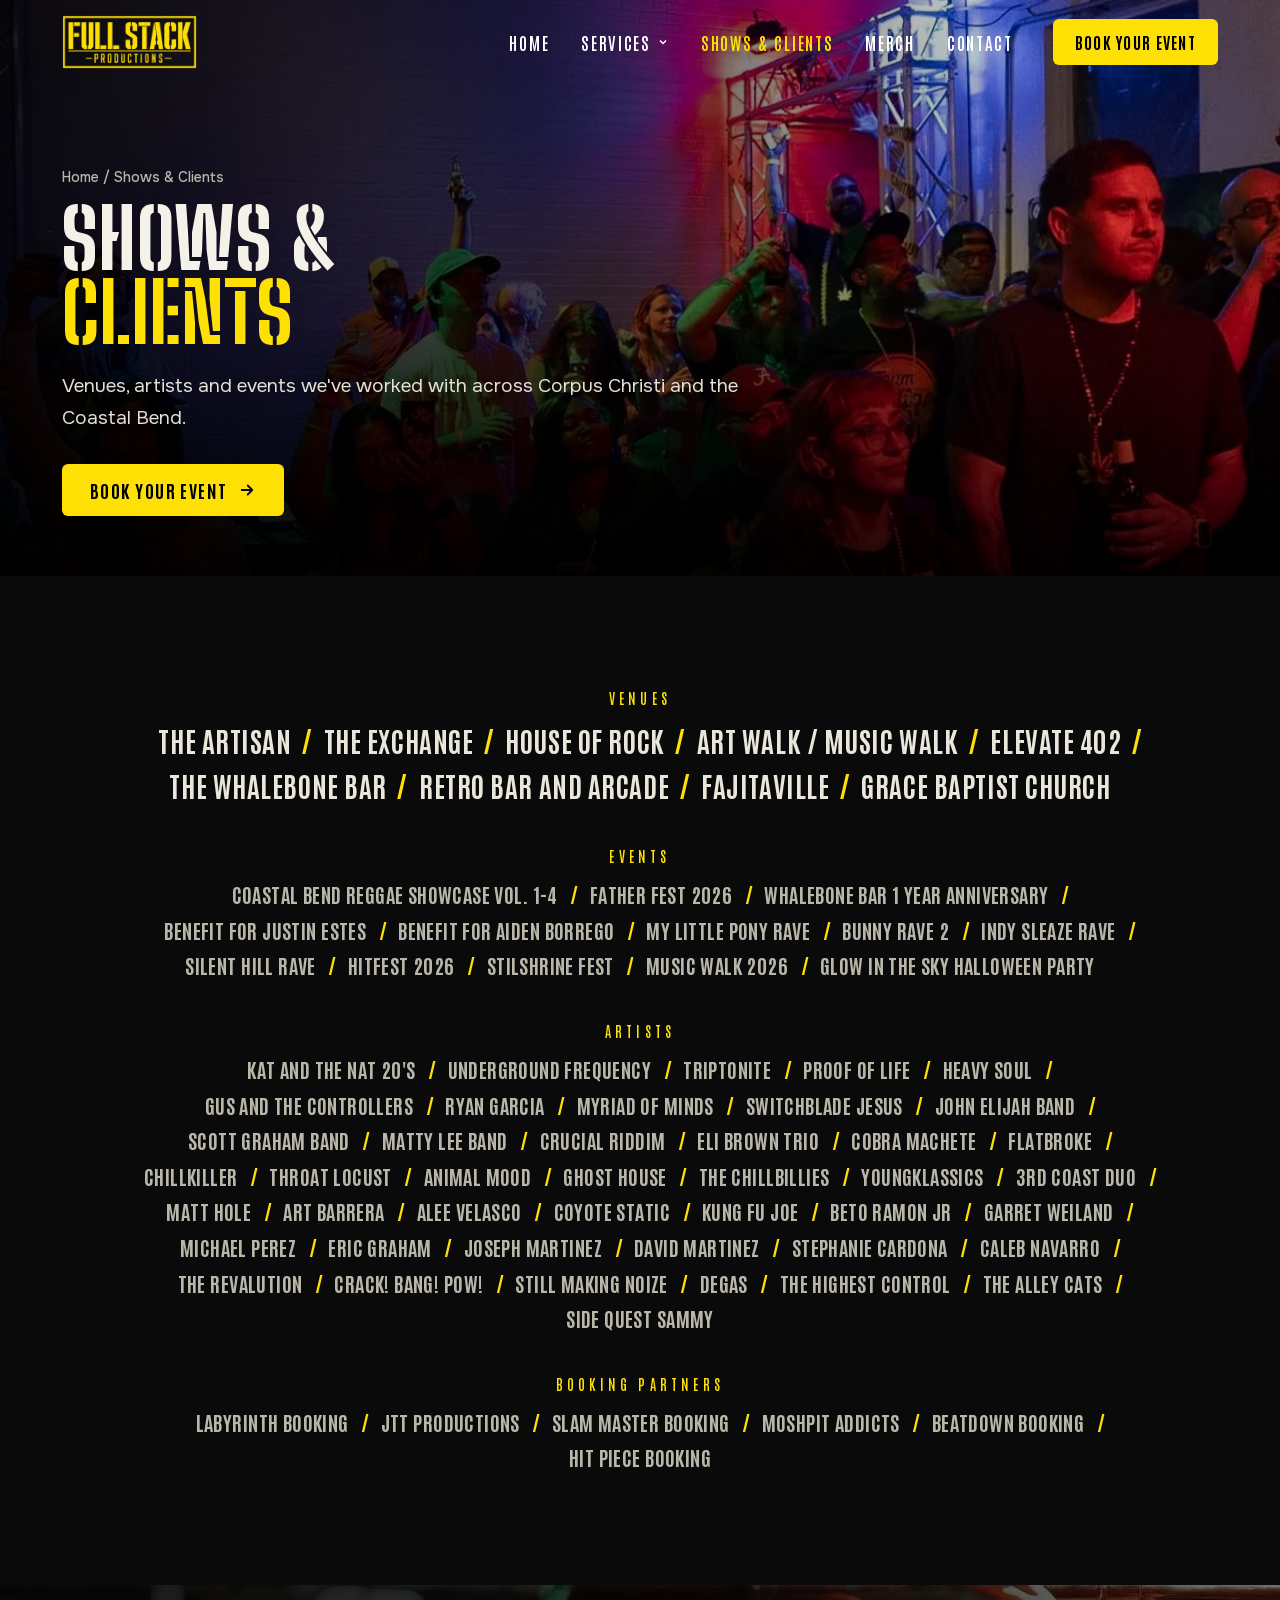
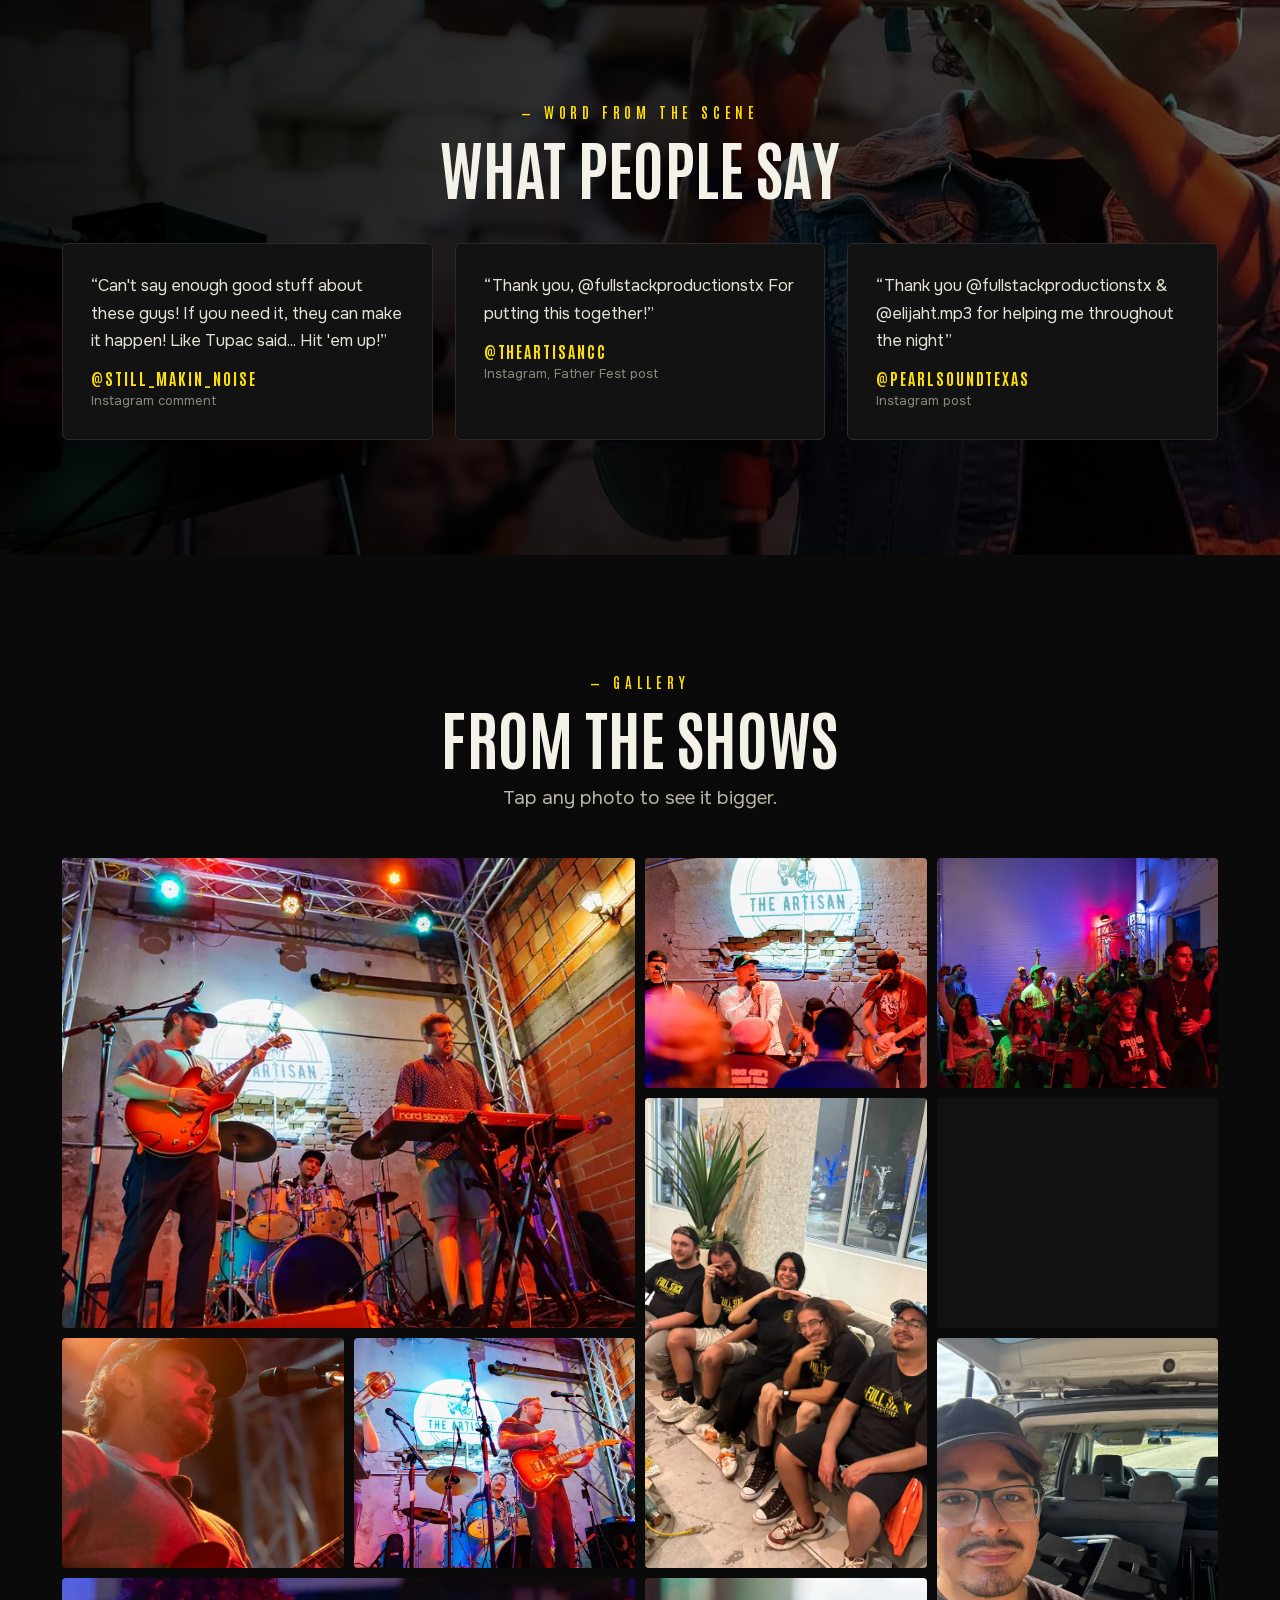
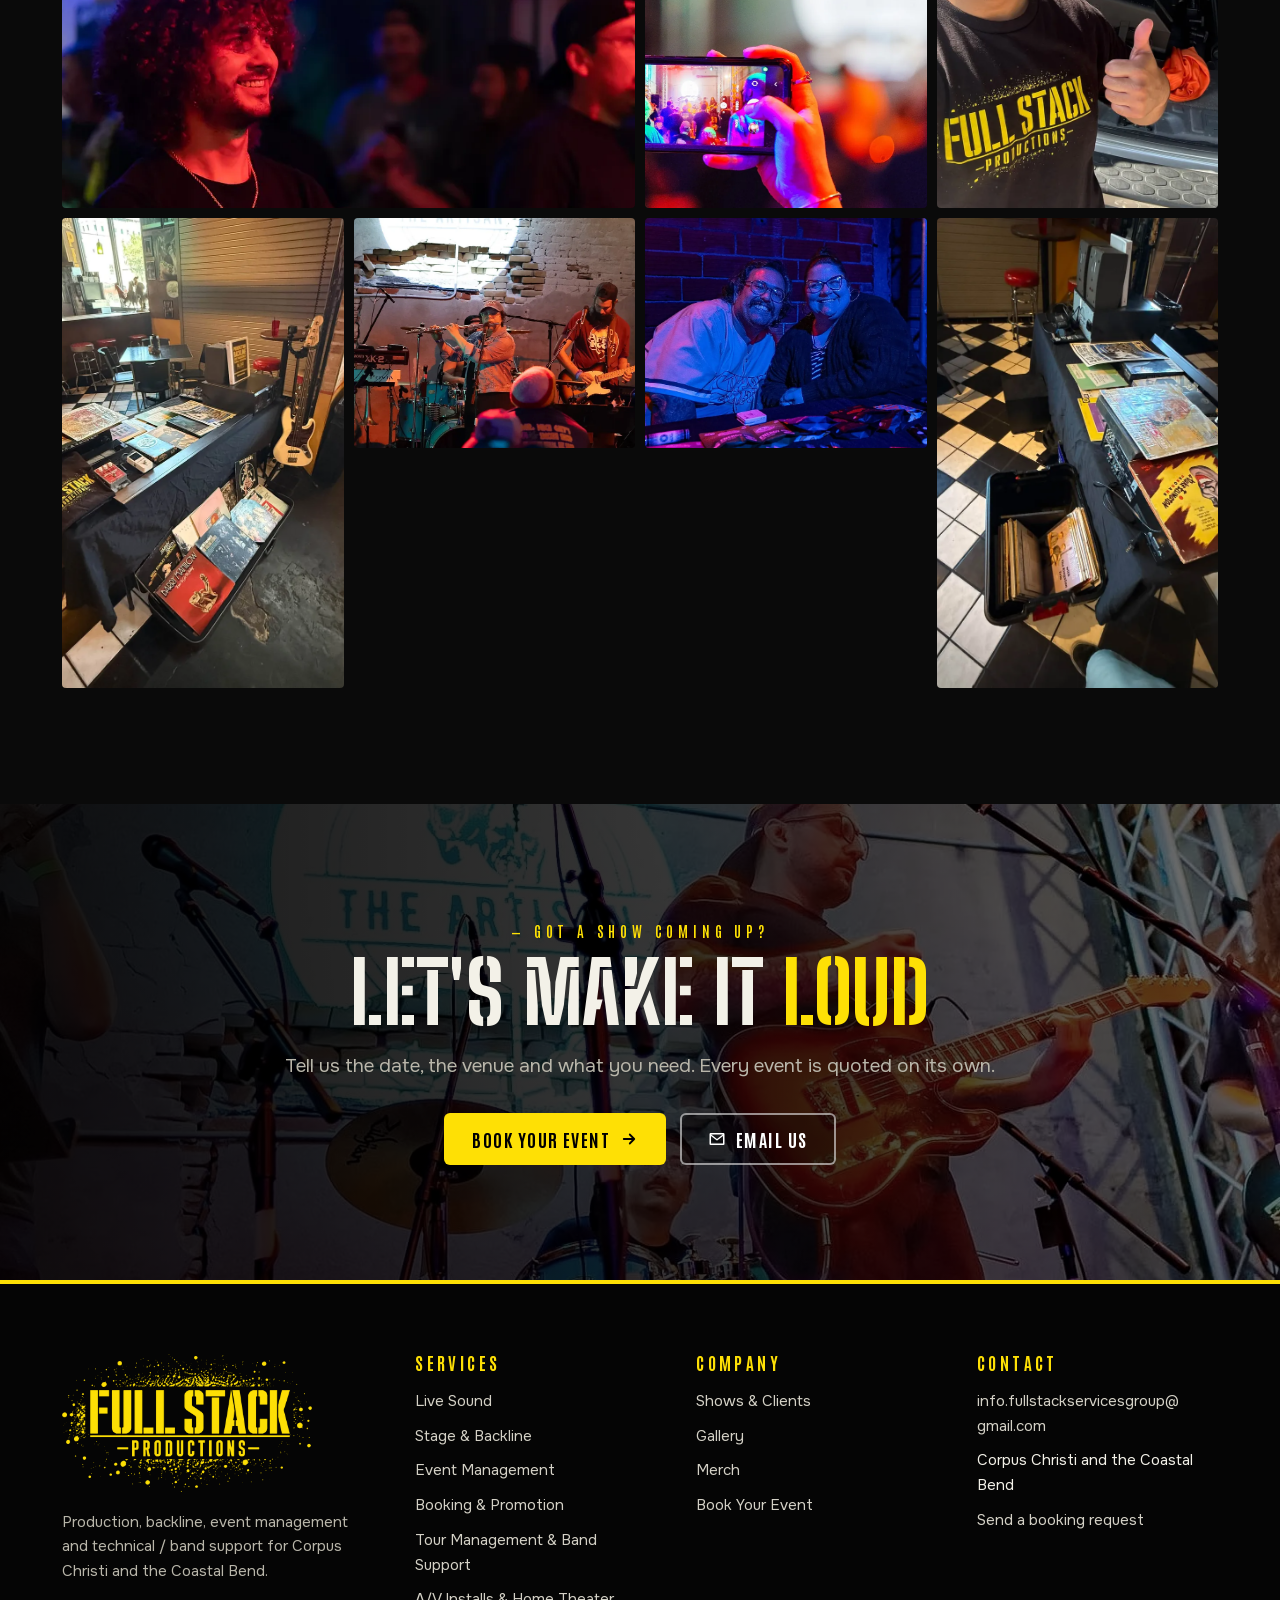
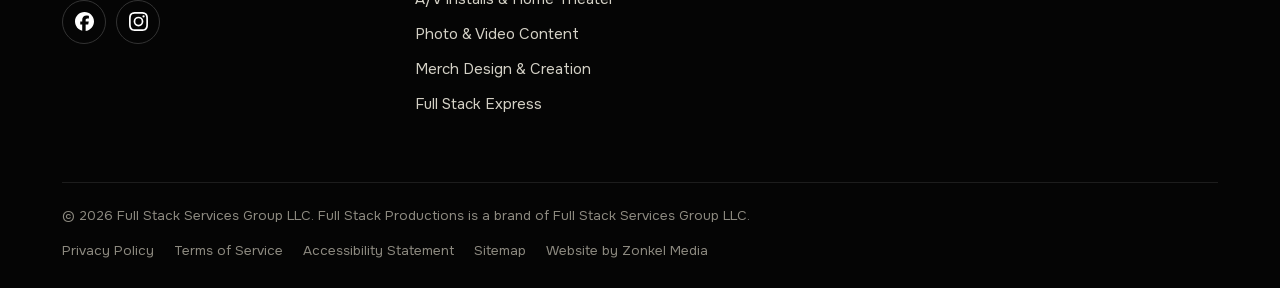
<file: shows/index.html>
<!doctype html>
<html lang="en"><head>
<meta charset="utf-8"><meta name="viewport" content="width=device-width, initial-scale=1, viewport-fit=cover">
<title>Shows &amp; Clients | Full Stack Productions | Corpus Christi</title><meta name="description" content="Venues, artists and events Full Stack Productions has worked with in Corpus Christi and the Coastal Bend."><meta name="robots" content="noindex, nofollow">
<link rel="canonical" href="https://fullstackproductionstx.com/shows/">
<meta property="og:type" content="website"><meta property="og:title" content="Shows &amp; Clients | Full Stack Productions | Corpus Christi"><meta property="og:description" content="Venues, artists and events Full Stack Productions has worked with in Corpus Christi and the Coastal Bend."><meta property="og:url" content="https://fullstackproductionstx.com/shows/"><meta property="og:image" content="https://fullstackproductionstx.com/assets/og-card.jpg"><meta name="twitter:card" content="summary_large_image">
<meta name="theme-color" content="#0a0a0a">
<link rel="icon" href="../assets/logo/favicon.png" type="image/png">
<link rel="preload" href="../assets/fonts/BigShouldersStencilDisplay-800.woff2" as="font" type="font/woff2" crossorigin><link rel="preload" href="../assets/fonts/Antonio-700.woff2" as="font" type="font/woff2" crossorigin><link rel="preload" href="../assets/fonts/Onest-400.woff2" as="font" type="font/woff2" crossorigin>
<link rel="stylesheet" href="../css/fonts.css"><link rel="stylesheet" href="../css/site.css">

</head><body>
<a class="sr" href="#main">Skip to content</a>
<header class="hdr"><div class="wrap hdr-in">
  <a class="brand" href="../" aria-label="Full Stack Productions home"><img src="../assets/logo/fullstack-boxed.png" alt="Full Stack Productions" width="620" height="248"></a>
  <nav class="nav" aria-label="Main">
    <a href="../">Home</a>
    <div class="dd"><button aria-haspopup="true">Services <svg viewBox="0 0 24 24" fill="none" stroke="currentColor" stroke-width="3" aria-hidden="true"><path d="M6 9l6 6 6-6"/></svg></button><div class="dd-panel"><small>9 services</small><a href="../services/#live-sound">Live Sound</a><a href="../services/#stage-backline">Stage & Backline</a><a href="../services/#event-management">Event Management</a><a href="../services/#booking-promotion">Booking & Promotion</a><a href="../services/#band-support">Tour Management & Band Support</a><a href="../services/#av-installs">A/V Installs & Home Theater</a><a href="../services/#photo-video">Photo & Video Content</a><a href="../services/#merch-design">Merch Design & Creation</a><a href="../services/#full-stack-express">Full Stack Express</a></div></div>
    <a href="../shows/" aria-current="page">Shows &amp; Clients</a>
    <a href="../merch/">Merch</a>
    <a href="../book/">Contact</a>
  </nav>
  <a class="btn btn-y" href="../book/">Book Your Event</a>
  <button class="burger" aria-label="Open menu"><span></span><span></span><span></span></button>
</div></header>
<nav class="mnav" aria-label="Mobile" aria-hidden="true">
  <div class="mnav-top"><img src="../assets/logo/fullstack-boxed.png" alt="Full Stack Productions"><button class="mnav-x" aria-label="Close menu">&times;</button></div>
  <a href="../">Home</a>
  <details><summary>Services<small>9 services</small></summary><a href="../services/#live-sound">Live Sound</a><a href="../services/#stage-backline">Stage & Backline</a><a href="../services/#event-management">Event Management</a><a href="../services/#booking-promotion">Booking & Promotion</a><a href="../services/#band-support">Tour Management & Band Support</a><a href="../services/#av-installs">A/V Installs & Home Theater</a><a href="../services/#photo-video">Photo & Video Content</a><a href="../services/#merch-design">Merch Design & Creation</a><a href="../services/#full-stack-express">Full Stack Express</a></details>
  <a href="../shows/">Shows &amp; Clients</a>
  <a href="../merch/">Merch</a>
  <a href="../book/">Contact</a>
  <a class="btn btn-y" href="../book/">Book Your Event</a>
</nav>
<main id="main">
<section class="hero phero"><div class="hero-bg"><img src="../assets/img/show-artisan-crowd.webp" srcset="../assets/img/show-artisan-crowd-800.webp 800w, ../assets/img/show-artisan-crowd.webp 1600w" sizes="100vw" alt="Crowd at a Full Stack Productions show" fetchpriority="high"></div><div class="wrap hero-in"><p class="crumbs"><a href="../">Home</a> / Shows &amp; Clients</p><h1>Shows &amp; <span class="y">Clients</span></h1><p class="lede">Venues, artists and events we've worked with across Corpus Christi and the Coastal Bend.</p><div class="btns"><a class="btn btn-y" href="../book/">Book Your Event <svg viewBox="0 0 24 24" fill="none" stroke="currentColor" stroke-width="2.4" stroke-linecap="round" stroke-linejoin="round" aria-hidden="true"><path d="M5 12h14M13 6l6 6-6 6"/></svg></a></div></div></section><section class="sec"><div class="wrap">
  <p class="names-label">Venues</p><div class="names rv"><span>The Artisan</span><span>The Exchange</span><span>House of Rock</span><span>Art Walk / Music Walk</span><span>Elevate 402</span><span>The Whalebone Bar</span><span>Retro Bar and Arcade</span><span>Fajitaville</span><span>Grace Baptist Church</span></div>
  <p class="names-label">Events</p><div class="names sm rv"><span>Coastal Bend Reggae Showcase Vol. 1-4</span><span>Father Fest 2026</span><span>Whalebone Bar 1 Year Anniversary</span><span>Benefit for Justin Estes</span><span>Benefit for Aiden Borrego</span><span>My Little Pony Rave</span><span>Bunny Rave 2</span><span>Indy Sleaze Rave</span><span>Silent Hill Rave</span><span>HitFest 2026</span><span>Stilshrine Fest</span><span>Music Walk 2026</span><span>Glow in the Sky Halloween Party</span></div>
  <p class="names-label">Artists</p><div class="names sm rv"><span>Kat and the Nat 20&#x27;s</span><span>Underground Frequency</span><span>Triptonite</span><span>Proof of Life</span><span>Heavy Soul</span><span>Gus and the Controllers</span><span>Ryan Garcia</span><span>Myriad of Minds</span><span>Switchblade Jesus</span><span>John Elijah Band</span><span>Scott Graham Band</span><span>Matty Lee Band</span><span>Crucial Riddim</span><span>Eli Brown Trio</span><span>Cobra Machete</span><span>FlatBroke</span><span>ChillKiller</span><span>Throat Locust</span><span>Animal Mood</span><span>Ghost House</span><span>The ChillBillies</span><span>YoungKlassics</span><span>3rd Coast Duo</span><span>Matt Hole</span><span>Art Barrera</span><span>Alee Velasco</span><span>Coyote Static</span><span>Kung Fu Joe</span><span>Beto Ramon Jr</span><span>Garret Weiland</span><span>Michael Perez</span><span>Eric Graham</span><span>Joseph Martinez</span><span>David Martinez</span><span>Stephanie Cardona</span><span>Caleb Navarro</span><span>The Revalution</span><span>Crack! Bang! Pow!</span><span>Still Making Noize</span><span>Degas</span><span>The Highest Control</span><span>The Alley Cats</span><span>Side Quest Sammy</span></div>
  <p class="names-label">Booking partners</p><div class="names sm rv"><span>Labyrinth Booking</span><span>JTT Productions</span><span>Slam Master Booking</span><span>Moshpit Addicts</span><span>Beatdown Booking</span><span>Hit Piece Booking</span></div>
</div></section><section class="pband"><div class="pband-bg"><img src="../assets/img/show-artisan-flute.webp" srcset="../assets/img/show-artisan-flute-800.webp 800w, ../assets/img/show-artisan-flute.webp 1600w" sizes="100vw" alt="" loading="lazy" decoding="async"></div><div class="wrap sec"><div class="sec-head c"><span class="kick">Word from the scene</span><h2>What people say</h2></div><div class="revs"><blockquote class="rev rv"><p>&ldquo;Can&#x27;t say enough good stuff about these guys! If you need it, they can make it happen! Like Tupac said... Hit &#x27;em up!&rdquo;</p><footer>@still_makin_noise<small>Instagram comment</small></footer></blockquote><blockquote class="rev rv"><p>&ldquo;Thank you, @fullstackproductionstx For putting this together!&rdquo;</p><footer>@theartisancc<small>Instagram, Father Fest post</small></footer></blockquote><blockquote class="rev rv"><p>&ldquo;Thank you @fullstackproductionstx &amp; @elijaht.mp3 for helping me throughout the night&rdquo;</p><footer>@pearlsoundtexas<small>Instagram post</small></footer></blockquote></div></div></section><section class="sec" id="gallery"><div class="wrap">
  <div class="sec-head c"><span class="kick">Gallery</span><h2>From the shows</h2><p class="lede" style="margin-top:14px">Tap any photo to see it bigger.</p></div>
  <div class="gal rv"><figure class="w t"><img src="../assets/img/show-artisan-band.webp" srcset="../assets/img/show-artisan-band-800.webp 800w, ../assets/img/show-artisan-band.webp 1600w" sizes="(max-width:820px) 46vw, 25vw" alt="Coastal Bend Reggae Showcase at The Artisan. Photo: @battgoods" loading="lazy" decoding="async"><figcaption>Coastal Bend Reggae Showcase at The Artisan. Photo: @battgoods</figcaption></figure><figure class=""><img src="../assets/img/show-artisan-singer.webp" srcset="../assets/img/show-artisan-singer-800.webp 800w, ../assets/img/show-artisan-singer.webp 1600w" sizes="(max-width:820px) 46vw, 25vw" alt="Coastal Bend Reggae Showcase at The Artisan. Photo: @battgoods" loading="lazy" decoding="async"><figcaption>Coastal Bend Reggae Showcase at The Artisan. Photo: @battgoods</figcaption></figure><figure class=""><img src="../assets/img/show-artisan-crowd.webp" srcset="../assets/img/show-artisan-crowd-800.webp 800w, ../assets/img/show-artisan-crowd.webp 1600w" sizes="(max-width:820px) 46vw, 25vw" alt="Coastal Bend Reggae Showcase at The Artisan. Photo: @battgoods" loading="lazy" decoding="async"><figcaption>Coastal Bend Reggae Showcase at The Artisan. Photo: @battgoods</figcaption></figure><figure class="t"><img src="../assets/img/crew-dream-team.webp" srcset="../assets/img/crew-dream-team-800.webp 800w, ../assets/img/crew-dream-team.webp 1600w" sizes="(max-width:820px) 46vw, 25vw" alt="The Full Stack crew after 3 stages and 12 bands at their first downtown sponsored event" loading="lazy" decoding="async"><figcaption>The Full Stack crew after 3 stages and 12 bands at their first downtown sponsored event</figcaption></figure><figure class=""><img src="../assets/img/show-artisan-flute.webp" srcset="../assets/img/show-artisan-flute-800.webp 800w, ../assets/img/show-artisan-flute.webp 1600w" sizes="(max-width:820px) 46vw, 25vw" alt="Coastal Bend Reggae Showcase at The Artisan. Photo: @battgoods" loading="lazy" decoding="async"><figcaption>Coastal Bend Reggae Showcase at The Artisan. Photo: @battgoods</figcaption></figure><figure class=""><img src="../assets/img/show-artisan-vocal.webp" srcset="../assets/img/show-artisan-vocal-800.webp 800w, ../assets/img/show-artisan-vocal.webp 1600w" sizes="(max-width:820px) 46vw, 25vw" alt="Coastal Bend Reggae Showcase at The Artisan. Photo: @battgoods" loading="lazy" decoding="async"><figcaption>Coastal Bend Reggae Showcase at The Artisan. Photo: @battgoods</figcaption></figure><figure class="w"><img src="../assets/img/show-artisan-fan.webp" srcset="../assets/img/show-artisan-fan-800.webp 800w, ../assets/img/show-artisan-fan.webp 1600w" sizes="(max-width:820px) 46vw, 25vw" alt="Coastal Bend Reggae Showcase at The Artisan. Photo: @battgoods" loading="lazy" decoding="async"><figcaption>Coastal Bend Reggae Showcase at The Artisan. Photo: @battgoods</figcaption></figure><figure class=""><img src="../assets/img/show-artisan-guitar.webp" srcset="../assets/img/show-artisan-guitar-800.webp 800w, ../assets/img/show-artisan-guitar.webp 1600w" sizes="(max-width:820px) 46vw, 25vw" alt="Coastal Bend Reggae Showcase at The Artisan. Photo: @battgoods" loading="lazy" decoding="async"><figcaption>Coastal Bend Reggae Showcase at The Artisan. Photo: @battgoods</figcaption></figure><figure class="t"><img src="../assets/img/crew-fausto.webp" srcset="../assets/img/crew-fausto-800.webp 800w, ../assets/img/crew-fausto.webp 1600w" sizes="(max-width:820px) 46vw, 25vw" alt="Team member Fausto Lopez, sound tech for the community celebration at Carroll Ln Park" loading="lazy" decoding="async"><figcaption>Team member Fausto Lopez, sound tech for the community celebration at Carroll Ln Park</figcaption></figure><figure class=""><img src="../assets/img/show-artisan-phone.webp" srcset="../assets/img/show-artisan-phone-800.webp 800w, ../assets/img/show-artisan-phone.webp 1600w" sizes="(max-width:820px) 46vw, 25vw" alt="Coastal Bend Reggae Showcase at The Artisan. Photo: @battgoods" loading="lazy" decoding="async"><figcaption>Coastal Bend Reggae Showcase at The Artisan. Photo: @battgoods</figcaption></figure><figure class="t"><img src="../assets/img/flea-market-table.webp" srcset="../assets/img/flea-market-table-800.webp 800w, ../assets/img/flea-market-table.webp 1600w" sizes="(max-width:820px) 46vw, 25vw" alt="Full Stack table at the House of Rock rock n roll flea market" loading="lazy" decoding="async"><figcaption>Full Stack table at the House of Rock rock n roll flea market</figcaption></figure><figure class=""><img src="../assets/img/show-artisan-flute-stage.webp" srcset="../assets/img/show-artisan-flute-stage-800.webp 800w, ../assets/img/show-artisan-flute-stage.webp 1600w" sizes="(max-width:820px) 46vw, 25vw" alt="Coastal Bend Reggae Showcase at The Artisan. Photo: @battgoods" loading="lazy" decoding="async"><figcaption>Coastal Bend Reggae Showcase at The Artisan. Photo: @battgoods</figcaption></figure><figure class=""><img src="../assets/img/show-artisan-vendors.webp" srcset="../assets/img/show-artisan-vendors-800.webp 800w, ../assets/img/show-artisan-vendors.webp 1600w" sizes="(max-width:820px) 46vw, 25vw" alt="Coastal Bend Reggae Showcase at The Artisan. Photo: @battgoods" loading="lazy" decoding="async"><figcaption>Coastal Bend Reggae Showcase at The Artisan. Photo: @battgoods</figcaption></figure><figure class="t"><img src="../assets/img/flea-market-records.webp" srcset="../assets/img/flea-market-records-800.webp 800w, ../assets/img/flea-market-records.webp 1600w" sizes="(max-width:820px) 46vw, 25vw" alt="Full Stack table at the House of Rock rock n roll flea market" loading="lazy" decoding="async"><figcaption>Full Stack table at the House of Rock rock n roll flea market</figcaption></figure></div></div></section><section class="pband"><div class="pband-bg"><img src="../assets/img/show-artisan-guitar.webp" srcset="../assets/img/show-artisan-guitar-800.webp 800w, ../assets/img/show-artisan-guitar.webp 1600w" sizes="100vw" alt="" loading="lazy" decoding="async"></div><div class="wrap sec cta"><span class="kick">Got a show coming up?</span><h2>Let's Make It <span class="y">Loud</span></h2>
  <p class="lede">Tell us the date, the venue and what you need. Every event is quoted on its own.</p>
  <div class="btns"><a class="btn btn-y" href="../book/">Book Your Event <svg viewBox="0 0 24 24" fill="none" stroke="currentColor" stroke-width="2.4" stroke-linecap="round" stroke-linejoin="round" aria-hidden="true"><path d="M5 12h14M13 6l6 6-6 6"/></svg></a><a class="btn btn-o" href="mailto:info.fullstackservicesgroup@gmail.com"><svg viewBox="0 0 24 24" fill="currentColor" aria-hidden="true"><path d="M2 5.5A1.5 1.5 0 0 1 3.5 4h17A1.5 1.5 0 0 1 22 5.5v13a1.5 1.5 0 0 1-1.5 1.5h-17A1.5 1.5 0 0 1 2 18.5v-13Zm2.2.5 7.8 6.1L19.8 6H4.2ZM20 7.9l-7.4 5.8a1 1 0 0 1-1.2 0L4 7.9V18h16V7.9Z"/></svg> Email Us</a></div></div></section>
</main>
<footer class="ftr"><div class="wrap">
  <div class="ftr-grid">
    <div class="ftr-logo"><img src="../assets/logo/fullstack-logo-splatter-transparent.png" alt="Full Stack Productions" width="1584" height="872" loading="lazy">
      <p>Production, backline, event management and technical / band support for Corpus Christi and the Coastal Bend.</p>
      <div class="soc"><a href="https://www.facebook.com/profile.php?id=61561680834288" target="_blank" rel="noopener" aria-label="Facebook"><svg viewBox="0 0 24 24" fill="currentColor" aria-hidden="true"><path d="M9.101 23.691v-7.98H6.627v-3.667h2.474v-1.58c0-4.085 1.848-5.978 5.858-5.978.401 0 .955.042 1.468.103a8.68 8.68 0 0 1 1.141.195v3.325a8.623 8.623 0 0 0-.653-.036 26.805 26.805 0 0 0-.733-.009c-.707 0-1.259.096-1.675.309a1.686 1.686 0 0 0-.679.622c-.258.42-.374.995-.374 1.752v1.297h3.919l-.386 2.103-.287 1.564h-3.246v8.245C19.396 23.238 24 18.179 24 12.044c0-6.627-5.373-12-12-12s-12 5.373-12 12c0 5.628 3.874 10.35 9.101 11.647Z"/></svg></a><a href="https://www.instagram.com/fullstackproductionstx/" target="_blank" rel="noopener" aria-label="Instagram"><svg viewBox="0 0 24 24" fill="currentColor" aria-hidden="true"><path d="M7.03.084c-1.277.06-2.149.264-2.91.563a5.874 5.874 0 0 0-2.124 1.388 5.878 5.878 0 0 0-1.38 2.127C.321 4.926.12 5.8.064 7.076.008 8.354-.005 8.764.001 12.023c.007 3.259.021 3.667.083 4.947.061 1.277.264 2.149.563 2.911.308.789.72 1.457 1.388 2.123a5.872 5.872 0 0 0 2.129 1.38c.763.295 1.636.496 2.913.552 1.278.056 1.689.069 4.947.063 3.257-.007 3.668-.021 4.947-.082 1.28-.06 2.147-.265 2.91-.563a5.881 5.881 0 0 0 2.123-1.388 5.881 5.881 0 0 0 1.38-2.129c.295-.763.496-1.636.551-2.912.056-1.28.07-1.69.063-4.948-.006-3.258-.02-3.667-.081-4.947-.06-1.28-.264-2.148-.564-2.911a5.892 5.892 0 0 0-1.387-2.123 5.857 5.857 0 0 0-2.128-1.38C19.074.322 18.202.12 16.924.066 15.647.009 15.236-.006 11.977 0 8.718.008 8.31.021 7.03.084m.14 21.693c-1.17-.05-1.805-.245-2.228-.408a3.736 3.736 0 0 1-1.382-.895 3.695 3.695 0 0 1-.9-1.378c-.165-.423-.363-1.058-.417-2.228-.06-1.264-.072-1.644-.08-4.848-.006-3.204.006-3.583.061-4.848.05-1.169.246-1.805.408-2.228.216-.561.477-.96.895-1.382a3.705 3.705 0 0 1 1.379-.9c.423-.165 1.057-.361 2.227-.417 1.265-.06 1.644-.072 4.848-.08 3.203-.006 3.583.006 4.85.062 1.168.05 1.804.244 2.227.408.56.216.96.475 1.382.895.421.42.681.817.9 1.378.165.422.362 1.056.417 2.227.06 1.265.074 1.645.08 4.848.005 3.203-.006 3.583-.061 4.848-.051 1.17-.245 1.805-.408 2.23-.216.56-.477.96-.896 1.38a3.705 3.705 0 0 1-1.378.9c-.422.165-1.058.362-2.226.418-1.266.06-1.645.072-4.85.079-3.204.007-3.582-.006-4.848-.06m9.783-16.192a1.44 1.44 0 1 0 1.437-1.442 1.44 1.44 0 0 0-1.437 1.442M5.839 12.012a6.161 6.161 0 1 0 12.323-.024 6.162 6.162 0 0 0-12.323.024M8 12.008A4 4 0 1 1 12.008 16 4 4 0 0 1 8 12.008"/></svg></a></div>
    </div>
    <div><h4>Services</h4><ul><li><a href="../services/#live-sound">Live Sound</a></li><li><a href="../services/#stage-backline">Stage & Backline</a></li><li><a href="../services/#event-management">Event Management</a></li><li><a href="../services/#booking-promotion">Booking & Promotion</a></li><li><a href="../services/#band-support">Tour Management & Band Support</a></li><li><a href="../services/#av-installs">A/V Installs & Home Theater</a></li><li><a href="../services/#photo-video">Photo & Video Content</a></li><li><a href="../services/#merch-design">Merch Design & Creation</a></li><li><a href="../services/#full-stack-express">Full Stack Express</a></li></ul></div>
    <div><h4>Company</h4><ul><li><a href="../shows/">Shows &amp; Clients</a></li><li><a href="../shows/#gallery">Gallery</a></li><li><a href="../merch/">Merch</a></li><li><a href="../book/">Book Your Event</a></li></ul></div>
    <div><h4>Contact</h4><ul><li><a href="mailto:info.fullstackservicesgroup@gmail.com">info.fullstackservicesgroup@<wbr>gmail.com</a></li><li>Corpus Christi and the Coastal Bend</li><li><a href="../book/">Send a booking request</a></li></ul></div>
  </div>
  <div class="ftr-bottom"><span>&copy; 2026 Full Stack Services Group LLC. Full Stack Productions is a brand of Full Stack Services Group LLC.</span><nav><a href="../privacy/">Privacy Policy</a><a href="../terms/">Terms of Service</a><a href="../accessibility/">Accessibility Statement</a><a href="../sitemap.xml">Sitemap</a><a href="https://zonkelmedia.com" target="_blank" rel="noopener">Website by Zonkel Media</a></nav></div>
</div></footer>
<nav class="mbar" aria-label="Quick contact"><a class="btn btn-y" href="../book/"><svg viewBox="0 0 24 24" fill="currentColor" aria-hidden="true"><path d="M7 2h2v2h6V2h2v2h3a1 1 0 0 1 1 1v15a1 1 0 0 1-1 1H4a1 1 0 0 1-1-1V5a1 1 0 0 1 1-1h3V2Zm12 8H5v9h14v-9Z"/></svg> Book Now</a><a class="btn btn-o" href="mailto:info.fullstackservicesgroup@gmail.com"><svg viewBox="0 0 24 24" fill="currentColor" aria-hidden="true"><path d="M2 5.5A1.5 1.5 0 0 1 3.5 4h17A1.5 1.5 0 0 1 22 5.5v13a1.5 1.5 0 0 1-1.5 1.5h-17A1.5 1.5 0 0 1 2 18.5v-13Zm2.2.5 7.8 6.1L19.8 6H4.2ZM20 7.9l-7.4 5.8a1 1 0 0 1-1.2 0L4 7.9V18h16V7.9Z"/></svg> Email</a></nav>
<script src="../js/site.js" defer></script>
</body></html>
</file>
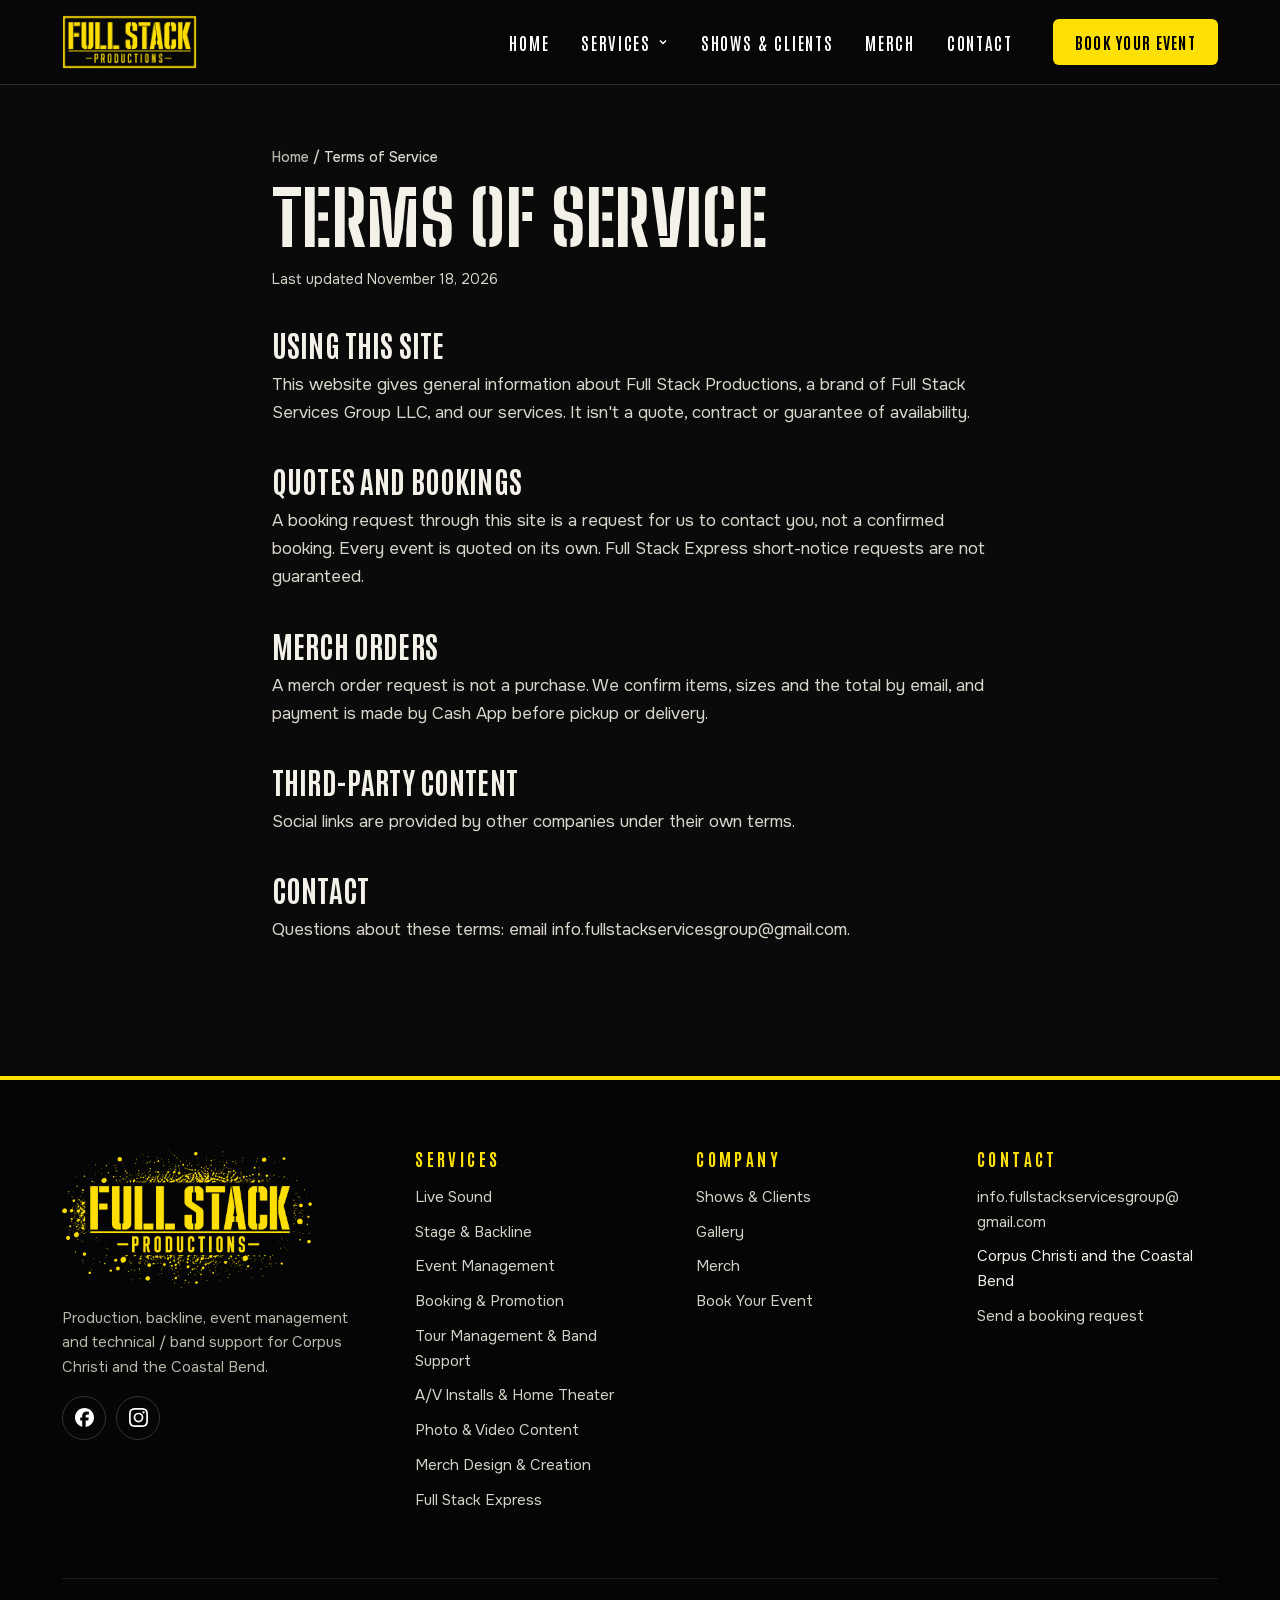
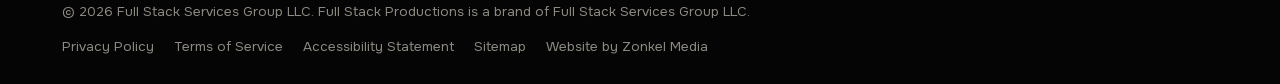
<file: terms/index.html>
<!doctype html>
<html lang="en"><head>
<meta charset="utf-8"><meta name="viewport" content="width=device-width, initial-scale=1, viewport-fit=cover">
<title>Terms of Service | Full Stack Productions</title><meta name="description" content="Terms of Service for the Full Stack Productions website."><meta name="robots" content="noindex, nofollow">
<link rel="canonical" href="https://fullstackproductionstx.com/terms/">
<meta property="og:type" content="website"><meta property="og:title" content="Terms of Service | Full Stack Productions"><meta property="og:description" content="Terms of Service for the Full Stack Productions website."><meta property="og:url" content="https://fullstackproductionstx.com/terms/"><meta property="og:image" content="https://fullstackproductionstx.com/assets/og-card.jpg"><meta name="twitter:card" content="summary_large_image">
<meta name="theme-color" content="#0a0a0a">
<link rel="icon" href="../assets/logo/favicon.png" type="image/png">
<link rel="preload" href="../assets/fonts/BigShouldersStencilDisplay-800.woff2" as="font" type="font/woff2" crossorigin><link rel="preload" href="../assets/fonts/Antonio-700.woff2" as="font" type="font/woff2" crossorigin><link rel="preload" href="../assets/fonts/Onest-400.woff2" as="font" type="font/woff2" crossorigin>
<link rel="stylesheet" href="../css/fonts.css"><link rel="stylesheet" href="../css/site.css">

</head><body>
<a class="sr" href="#main">Skip to content</a>
<header class="hdr always"><div class="wrap hdr-in">
  <a class="brand" href="../" aria-label="Full Stack Productions home"><img src="../assets/logo/fullstack-boxed.png" alt="Full Stack Productions" width="620" height="248"></a>
  <nav class="nav" aria-label="Main">
    <a href="../">Home</a>
    <div class="dd"><button aria-haspopup="true">Services <svg viewBox="0 0 24 24" fill="none" stroke="currentColor" stroke-width="3" aria-hidden="true"><path d="M6 9l6 6 6-6"/></svg></button><div class="dd-panel"><small>9 services</small><a href="../services/#live-sound">Live Sound</a><a href="../services/#stage-backline">Stage & Backline</a><a href="../services/#event-management">Event Management</a><a href="../services/#booking-promotion">Booking & Promotion</a><a href="../services/#band-support">Tour Management & Band Support</a><a href="../services/#av-installs">A/V Installs & Home Theater</a><a href="../services/#photo-video">Photo & Video Content</a><a href="../services/#merch-design">Merch Design & Creation</a><a href="../services/#full-stack-express">Full Stack Express</a></div></div>
    <a href="../shows/">Shows &amp; Clients</a>
    <a href="../merch/">Merch</a>
    <a href="../book/">Contact</a>
  </nav>
  <a class="btn btn-y" href="../book/">Book Your Event</a>
  <button class="burger" aria-label="Open menu"><span></span><span></span><span></span></button>
</div></header>
<nav class="mnav" aria-label="Mobile" aria-hidden="true">
  <div class="mnav-top"><img src="../assets/logo/fullstack-boxed.png" alt="Full Stack Productions"><button class="mnav-x" aria-label="Close menu">&times;</button></div>
  <a href="../">Home</a>
  <details><summary>Services<small>9 services</small></summary><a href="../services/#live-sound">Live Sound</a><a href="../services/#stage-backline">Stage & Backline</a><a href="../services/#event-management">Event Management</a><a href="../services/#booking-promotion">Booking & Promotion</a><a href="../services/#band-support">Tour Management & Band Support</a><a href="../services/#av-installs">A/V Installs & Home Theater</a><a href="../services/#photo-video">Photo & Video Content</a><a href="../services/#merch-design">Merch Design & Creation</a><a href="../services/#full-stack-express">Full Stack Express</a></details>
  <a href="../shows/">Shows &amp; Clients</a>
  <a href="../merch/">Merch</a>
  <a href="../book/">Contact</a>
  <a class="btn btn-y" href="../book/">Book Your Event</a>
</nav>
<main id="main">
<section class="sec" style="padding-top:150px"><div class="wrap legal"><p class="crumbs"><a href="../">Home</a> / Terms of Service</p><h1 style="font:800 clamp(44px,6vw,76px)/.95 var(--f-stencil)">Terms of Service</h1><p class="fine" style="margin-top:14px">Last updated November 18, 2026</p><h2>Using this site</h2><p>This website gives general information about Full Stack Productions, a brand of Full Stack Services Group LLC, and our services. It isn't a quote, contract or guarantee of availability.</p><h2>Quotes and bookings</h2><p>A booking request through this site is a request for us to contact you, not a confirmed booking. Every event is quoted on its own. Full Stack Express short-notice requests are not guaranteed.</p><h2>Merch orders</h2><p>A merch order request is not a purchase. We confirm items, sizes and the total by email, and payment is made by Cash App before pickup or delivery.</p><h2>Third-party content</h2><p>Social links are provided by other companies under their own terms.</p><h2>Contact</h2><p>Questions about these terms: email info.fullstackservicesgroup@gmail.com.</p></div></section>
</main>
<footer class="ftr"><div class="wrap">
  <div class="ftr-grid">
    <div class="ftr-logo"><img src="../assets/logo/fullstack-logo-splatter-transparent.png" alt="Full Stack Productions" width="1584" height="872" loading="lazy">
      <p>Production, backline, event management and technical / band support for Corpus Christi and the Coastal Bend.</p>
      <div class="soc"><a href="https://www.facebook.com/profile.php?id=61561680834288" target="_blank" rel="noopener" aria-label="Facebook"><svg viewBox="0 0 24 24" fill="currentColor" aria-hidden="true"><path d="M9.101 23.691v-7.98H6.627v-3.667h2.474v-1.58c0-4.085 1.848-5.978 5.858-5.978.401 0 .955.042 1.468.103a8.68 8.68 0 0 1 1.141.195v3.325a8.623 8.623 0 0 0-.653-.036 26.805 26.805 0 0 0-.733-.009c-.707 0-1.259.096-1.675.309a1.686 1.686 0 0 0-.679.622c-.258.42-.374.995-.374 1.752v1.297h3.919l-.386 2.103-.287 1.564h-3.246v8.245C19.396 23.238 24 18.179 24 12.044c0-6.627-5.373-12-12-12s-12 5.373-12 12c0 5.628 3.874 10.35 9.101 11.647Z"/></svg></a><a href="https://www.instagram.com/fullstackproductionstx/" target="_blank" rel="noopener" aria-label="Instagram"><svg viewBox="0 0 24 24" fill="currentColor" aria-hidden="true"><path d="M7.03.084c-1.277.06-2.149.264-2.91.563a5.874 5.874 0 0 0-2.124 1.388 5.878 5.878 0 0 0-1.38 2.127C.321 4.926.12 5.8.064 7.076.008 8.354-.005 8.764.001 12.023c.007 3.259.021 3.667.083 4.947.061 1.277.264 2.149.563 2.911.308.789.72 1.457 1.388 2.123a5.872 5.872 0 0 0 2.129 1.38c.763.295 1.636.496 2.913.552 1.278.056 1.689.069 4.947.063 3.257-.007 3.668-.021 4.947-.082 1.28-.06 2.147-.265 2.91-.563a5.881 5.881 0 0 0 2.123-1.388 5.881 5.881 0 0 0 1.38-2.129c.295-.763.496-1.636.551-2.912.056-1.28.07-1.69.063-4.948-.006-3.258-.02-3.667-.081-4.947-.06-1.28-.264-2.148-.564-2.911a5.892 5.892 0 0 0-1.387-2.123 5.857 5.857 0 0 0-2.128-1.38C19.074.322 18.202.12 16.924.066 15.647.009 15.236-.006 11.977 0 8.718.008 8.31.021 7.03.084m.14 21.693c-1.17-.05-1.805-.245-2.228-.408a3.736 3.736 0 0 1-1.382-.895 3.695 3.695 0 0 1-.9-1.378c-.165-.423-.363-1.058-.417-2.228-.06-1.264-.072-1.644-.08-4.848-.006-3.204.006-3.583.061-4.848.05-1.169.246-1.805.408-2.228.216-.561.477-.96.895-1.382a3.705 3.705 0 0 1 1.379-.9c.423-.165 1.057-.361 2.227-.417 1.265-.06 1.644-.072 4.848-.08 3.203-.006 3.583.006 4.85.062 1.168.05 1.804.244 2.227.408.56.216.96.475 1.382.895.421.42.681.817.9 1.378.165.422.362 1.056.417 2.227.06 1.265.074 1.645.08 4.848.005 3.203-.006 3.583-.061 4.848-.051 1.17-.245 1.805-.408 2.23-.216.56-.477.96-.896 1.38a3.705 3.705 0 0 1-1.378.9c-.422.165-1.058.362-2.226.418-1.266.06-1.645.072-4.85.079-3.204.007-3.582-.006-4.848-.06m9.783-16.192a1.44 1.44 0 1 0 1.437-1.442 1.44 1.44 0 0 0-1.437 1.442M5.839 12.012a6.161 6.161 0 1 0 12.323-.024 6.162 6.162 0 0 0-12.323.024M8 12.008A4 4 0 1 1 12.008 16 4 4 0 0 1 8 12.008"/></svg></a></div>
    </div>
    <div><h4>Services</h4><ul><li><a href="../services/#live-sound">Live Sound</a></li><li><a href="../services/#stage-backline">Stage & Backline</a></li><li><a href="../services/#event-management">Event Management</a></li><li><a href="../services/#booking-promotion">Booking & Promotion</a></li><li><a href="../services/#band-support">Tour Management & Band Support</a></li><li><a href="../services/#av-installs">A/V Installs & Home Theater</a></li><li><a href="../services/#photo-video">Photo & Video Content</a></li><li><a href="../services/#merch-design">Merch Design & Creation</a></li><li><a href="../services/#full-stack-express">Full Stack Express</a></li></ul></div>
    <div><h4>Company</h4><ul><li><a href="../shows/">Shows &amp; Clients</a></li><li><a href="../shows/#gallery">Gallery</a></li><li><a href="../merch/">Merch</a></li><li><a href="../book/">Book Your Event</a></li></ul></div>
    <div><h4>Contact</h4><ul><li><a href="mailto:info.fullstackservicesgroup@gmail.com">info.fullstackservicesgroup@<wbr>gmail.com</a></li><li>Corpus Christi and the Coastal Bend</li><li><a href="../book/">Send a booking request</a></li></ul></div>
  </div>
  <div class="ftr-bottom"><span>&copy; 2026 Full Stack Services Group LLC. Full Stack Productions is a brand of Full Stack Services Group LLC.</span><nav><a href="../privacy/">Privacy Policy</a><a href="../terms/">Terms of Service</a><a href="../accessibility/">Accessibility Statement</a><a href="../sitemap.xml">Sitemap</a><a href="https://zonkelmedia.com" target="_blank" rel="noopener">Website by Zonkel Media</a></nav></div>
</div></footer>
<nav class="mbar" aria-label="Quick contact"><a class="btn btn-y" href="../book/"><svg viewBox="0 0 24 24" fill="currentColor" aria-hidden="true"><path d="M7 2h2v2h6V2h2v2h3a1 1 0 0 1 1 1v15a1 1 0 0 1-1 1H4a1 1 0 0 1-1-1V5a1 1 0 0 1 1-1h3V2Zm12 8H5v9h14v-9Z"/></svg> Book Now</a><a class="btn btn-o" href="mailto:info.fullstackservicesgroup@gmail.com"><svg viewBox="0 0 24 24" fill="currentColor" aria-hidden="true"><path d="M2 5.5A1.5 1.5 0 0 1 3.5 4h17A1.5 1.5 0 0 1 22 5.5v13a1.5 1.5 0 0 1-1.5 1.5h-17A1.5 1.5 0 0 1 2 18.5v-13Zm2.2.5 7.8 6.1L19.8 6H4.2ZM20 7.9l-7.4 5.8a1 1 0 0 1-1.2 0L4 7.9V18h16V7.9Z"/></svg> Email</a></nav>
<script src="../js/site.js" defer></script>
</body></html>
</file>
<file: css/fonts.css>
/* generated by tools/build-fonts.py - do not hand-edit */
@font-face{font-family:'Big Shoulders Stencil Display';font-style:normal;font-weight:800;font-display:block;src:url(../assets/fonts/BigShouldersStencilDisplay-800.woff2) format('woff2');unicode-range:U+0000-00FF,U+0131,U+0152-0153,U+02BB-02BC,U+02C6,U+02DA,U+02DC,U+0304,U+0308,U+0329,U+2000-206F,U+2074,U+20AC,U+2122,U+2191,U+2193,U+2212,U+2215,U+FEFF,U+FFFD}
@font-face{font-family:'Antonio';font-style:normal;font-weight:600;font-display:block;src:url(../assets/fonts/Antonio-600.woff2) format('woff2');unicode-range:U+0000-00FF,U+0131,U+0152-0153,U+02BB-02BC,U+02C6,U+02DA,U+02DC,U+0304,U+0308,U+0329,U+2000-206F,U+2074,U+20AC,U+2122,U+2191,U+2193,U+2212,U+2215,U+FEFF,U+FFFD}
@font-face{font-family:'Antonio';font-style:normal;font-weight:700;font-display:block;src:url(../assets/fonts/Antonio-700.woff2) format('woff2');unicode-range:U+0000-00FF,U+0131,U+0152-0153,U+02BB-02BC,U+02C6,U+02DA,U+02DC,U+0304,U+0308,U+0329,U+2000-206F,U+2074,U+20AC,U+2122,U+2191,U+2193,U+2212,U+2215,U+FEFF,U+FFFD}
@font-face{font-family:'Onest';font-style:normal;font-weight:400;font-display:block;src:url(../assets/fonts/Onest-400.woff2) format('woff2');unicode-range:U+0000-00FF,U+0131,U+0152-0153,U+02BB-02BC,U+02C6,U+02DA,U+02DC,U+0304,U+0308,U+0329,U+2000-206F,U+2074,U+20AC,U+2122,U+2191,U+2193,U+2212,U+2215,U+FEFF,U+FFFD}
@font-face{font-family:'Onest';font-style:normal;font-weight:500;font-display:block;src:url(../assets/fonts/Onest-500.woff2) format('woff2');unicode-range:U+0000-00FF,U+0131,U+0152-0153,U+02BB-02BC,U+02C6,U+02DA,U+02DC,U+0304,U+0308,U+0329,U+2000-206F,U+2074,U+20AC,U+2122,U+2191,U+2193,U+2212,U+2215,U+FEFF,U+FFFD}
@font-face{font-family:'Onest';font-style:normal;font-weight:600;font-display:block;src:url(../assets/fonts/Onest-600.woff2) format('woff2');unicode-range:U+0000-00FF,U+0131,U+0152-0153,U+02BB-02BC,U+02C6,U+02DA,U+02DC,U+0304,U+0308,U+0329,U+2000-206F,U+2074,U+20AC,U+2122,U+2191,U+2193,U+2212,U+2215,U+FEFF,U+FFFD}
@font-face{font-family:'Onest';font-style:normal;font-weight:700;font-display:block;src:url(../assets/fonts/Onest-700.woff2) format('woff2');unicode-range:U+0000-00FF,U+0131,U+0152-0153,U+02BB-02BC,U+02C6,U+02DA,U+02DC,U+0304,U+0308,U+0329,U+2000-206F,U+2074,U+20AC,U+2122,U+2191,U+2193,U+2212,U+2215,U+FEFF,U+FFFD}
</file>
<file: css/site.css>
/* Full Stack Productions - site styles. Brand: yellow #FEE005 on black (sampled from Andrew's logo files 11/18/26). */
:root{
  --y:#fee005; --y-dk:#d9bf00; --ink:#0a0a0a; --ink-2:#121212; --ink-3:#1b1b1b; --line:#2a2a2a;
  --tx:#f3f1e8; --mut:#b9b6aa; --mut-2:#8d8a80;
  --f-stencil:'Big Shoulders Stencil Display',Impact,'Arial Narrow',sans-serif;
  --f-head:'Antonio',Impact,'Arial Narrow',sans-serif;
  --f-body:'Onest',system-ui,-apple-system,'Segoe UI',sans-serif;
  --wrap:1200px; --r:6px;
}
*,*::before,*::after{box-sizing:border-box}
html{scroll-behavior:smooth;-webkit-text-size-adjust:100%}
body{margin:0;background:var(--ink);color:var(--tx);font:400 17px/1.65 var(--f-body);overflow-x:hidden}
img,video{max-width:100%;height:auto;display:block}
a{color:inherit}
:focus-visible{outline:3px solid var(--y);outline-offset:3px}
.wrap{max-width:var(--wrap);margin:0 auto;padding:0 22px}
.sr{position:absolute!important;width:1px;height:1px;overflow:hidden;clip:rect(0 0 0 0);white-space:nowrap}
h1,h2,h3,h4{margin:0;font-weight:700;line-height:1.02;letter-spacing:.005em;text-transform:uppercase}
h2{font:700 clamp(38px,5.2vw,64px)/1 var(--f-head)}
h3{font:700 clamp(24px,2.4vw,30px)/1.05 var(--f-head)}
p{margin:0 0 1em}
.y{color:var(--y)}
.kick{display:inline-block;font:600 15px/1 var(--f-head);letter-spacing:.32em;text-transform:uppercase;color:var(--y);margin-bottom:16px}
.kick::before{content:"\2014\00a0"}
.lede{font-size:clamp(17px,1.5vw,19px);color:var(--mut);max-width:62ch}
.sec{padding-block:clamp(70px,9vw,120px);position:relative}
.sec-head{max-width:760px;margin-bottom:44px}
.sec-head.c{margin-left:auto;margin-right:auto;text-align:center}
.sec-head.c .lede{margin-left:auto;margin-right:auto}

/* buttons */
.btn{display:inline-flex;align-items:center;justify-content:center;gap:10px;min-height:52px;padding:0 26px;border-radius:var(--r);
  font:700 18px/1 var(--f-head);letter-spacing:.08em;text-transform:uppercase;text-decoration:none;cursor:pointer;border:2px solid transparent;transition:background .2s,color .2s,border-color .2s,transform .2s}
.btn svg{width:18px;height:18px;flex:none}
.btn-y{background:var(--y);color:#000}
.btn-y:hover{background:#fff}
.btn-o{border-color:rgba(255,255,255,.55);color:#fff;background:rgba(0,0,0,.25)}
.btn-o:hover{border-color:var(--y);color:var(--y)}
.btns{display:flex;flex-wrap:wrap;gap:14px}

/* header */
.hdr{position:fixed;inset:0 0 auto;z-index:50;transition:background .3s,box-shadow .3s}
.hdr.solid,.hdr.always{background:rgba(8,8,8,.94);backdrop-filter:blur(8px);box-shadow:0 1px 0 var(--line)}
.hdr-in{display:flex;align-items:center;gap:26px;height:84px}
.brand img{height:54px;width:auto}
.nav{display:flex;align-items:center;gap:4px;margin-left:auto}
.nav>a,.dd>button{font:600 17px/1 var(--f-head);letter-spacing:.1em;text-transform:uppercase;text-decoration:none;color:#fff;padding:12px 14px;background:none;border:0;cursor:pointer;display:flex;align-items:center;gap:6px}
.nav>a:hover,.dd>button:hover,.nav>a[aria-current]{color:var(--y)}
.dd{position:relative}
.dd>button svg{width:12px;height:12px;transition:transform .2s}
.dd-panel{position:absolute;top:100%;left:-10px;min-width:300px;background:#0e0e0e;border:1px solid var(--line);border-top:3px solid var(--y);border-radius:0 0 var(--r) var(--r);padding:14px 10px;opacity:0;visibility:hidden;transform:translateY(6px);transition:.2s}
.dd:hover .dd-panel,.dd:focus-within .dd-panel{opacity:1;visibility:visible;transform:none}
.dd:hover>button svg{transform:rotate(180deg)}
.dd-panel small{display:block;font:600 12px/1 var(--f-body);letter-spacing:.14em;text-transform:uppercase;color:var(--mut-2);padding:4px 12px 10px}
.dd-panel a{display:block;padding:9px 12px;text-decoration:none;font-size:15px;color:var(--tx);border-radius:4px}
.dd-panel a:hover{background:#1c1c1c;color:var(--y)}
.hdr .btn{min-height:46px;padding:0 20px;font-size:16px}
.burger{display:none;margin-left:auto;width:48px;height:48px;background:none;border:0;color:#fff;cursor:pointer;padding:10px}
.burger span{display:block;height:3px;background:currentColor;margin:6px 0;border-radius:2px}

/* mobile menu */
.mnav{position:fixed;inset:0;z-index:60;background:#070707;padding:20px 22px 40px;overflow-y:auto;transform:translateX(100%);transition:transform .3s;visibility:hidden}
.mnav.open{transform:none;visibility:visible}
body.menu-open{overflow:hidden}
.mnav-top{display:flex;align-items:center;justify-content:space-between;margin-bottom:22px}
.mnav-top img{height:46px}
.mnav-x{width:48px;height:48px;background:none;border:0;color:#fff;font-size:34px;line-height:1;cursor:pointer}
.mnav a,.mnav summary{display:block;font:700 26px/1 var(--f-head);text-transform:uppercase;letter-spacing:.06em;text-decoration:none;color:#fff;padding:16px 0;border-bottom:1px solid var(--line);cursor:pointer;list-style:none}
.mnav summary::-webkit-details-marker{display:none}
.mnav summary::after{content:"+";float:right;color:var(--y)}
.mnav details[open] summary::after{content:"\2212"}
.mnav summary small{font:500 13px/1 var(--f-body);letter-spacing:.08em;color:var(--mut-2);margin-left:8px;text-transform:none}
.mnav details a{font:500 17px/1.2 var(--f-body);text-transform:none;letter-spacing:0;padding:12px 0 12px 14px;color:var(--mut);border-bottom:1px solid #191919}
.mnav .btn{margin-top:26px;width:100%;color:#000;border-bottom:0;padding:0 26px;font-size:20px;display:flex}

/* hero */
.hero{position:relative;min-height:100vh;min-height:100svh;display:flex;align-items:flex-end;overflow:hidden;background:#000}
.hero-bg{position:absolute;inset:0}
.hero-bg img{width:100%;height:100%;object-fit:cover;animation:kb 26s ease-out both}
@keyframes kb{from{transform:scale(1.12)}to{transform:scale(1)}}
.hero::after{content:"";position:absolute;inset:0;background:linear-gradient(90deg,rgba(0,0,0,.9) 0%,rgba(0,0,0,.72) 42%,rgba(0,0,0,.18) 78%),linear-gradient(0deg,rgba(0,0,0,.85) 0%,transparent 45%)}
.hero-in{position:relative;z-index:2;padding-block:150px 70px;width:100%}
.hero h1{font:800 clamp(52px,7.4vw,108px)/.9 var(--f-stencil);letter-spacing:.005em;max-width:12ch;margin-bottom:22px}
.hero h1 .y{display:block}
.hero p.lede{color:#e3e0d5;margin-bottom:30px;max-width:54ch}
.hero-tags{display:flex;flex-wrap:wrap;gap:8px 22px;margin-top:34px;font:600 15px/1 var(--f-head);letter-spacing:.2em;text-transform:uppercase;color:#d6d3c8}
.hero-tags span{display:flex;align-items:center;gap:10px}
.hero-tags span::before{content:"";width:8px;height:8px;background:var(--y);border-radius:50%}
.phero{min-height:64vh;min-height:64svh}
.phero .hero-in{padding-block:150px 60px}
.phero h1{font-size:clamp(48px,6.4vw,92px);max-width:16ch}
.crumbs{font:500 14px/1 var(--f-body);color:var(--mut);margin-bottom:18px}
.crumbs a{text-decoration:none;color:var(--mut)}
.crumbs a:hover{color:var(--y)}

/* ticker (his own four lines) */
.ticker{background:var(--y);color:#000;overflow:hidden;white-space:nowrap;border-block:2px solid #000}
.ticker-t{display:inline-flex;gap:0;animation:tick 40s linear infinite;padding:16px 0}
.ticker-t span{font:800 clamp(24px,2.6vw,34px)/1 var(--f-stencil);text-transform:uppercase;letter-spacing:.02em;padding:0 26px;display:inline-flex;align-items:center;gap:52px}
.ticker-t span::after{content:"";width:12px;height:12px;background:#000;transform:rotate(45deg)}
@keyframes tick{to{transform:translateX(-50%)}}

/* intro split */
.split{display:grid;grid-template-columns:1.05fr .95fr;gap:clamp(36px,6vw,80px);align-items:center}
.split-media{position:relative}
.split-media img{width:100%;aspect-ratio:4/5;object-fit:cover;border-radius:var(--r)}
.split-media::before{content:"";position:absolute;inset:18px -18px -18px 18px;border:2px solid var(--y);border-radius:var(--r);z-index:-1}
.quote{border-left:4px solid var(--y);padding:4px 0 4px 22px;margin:28px 0;font-size:18px;color:#e6e3d8}
.quote cite{display:block;font:600 14px/1 var(--f-head);letter-spacing:.2em;text-transform:uppercase;color:var(--y);margin-top:12px;font-style:normal}

/* service cards */
.cards{display:grid;grid-template-columns:repeat(3,1fr);gap:22px}
.card{position:relative;display:flex;flex-direction:column;background:var(--ink-2);border:1px solid var(--line);border-radius:var(--r);overflow:hidden;text-decoration:none;transition:border-color .25s,transform .25s}
.card:hover{border-color:var(--y);transform:translateY(-3px)}
.card-img{aspect-ratio:16/10;overflow:hidden;background:#000}
.card-img img{width:100%;height:100%;object-fit:cover;transition:transform .6s}
.card:hover .card-img img{transform:scale(1.05)}
.card-b{padding:22px 22px 26px;flex:1;display:flex;flex-direction:column}
.card-b h3{margin-bottom:10px}
.card-b p{color:var(--mut);font-size:15.5px;margin-bottom:16px}
.more{margin-top:auto;font:700 15px/1 var(--f-head);letter-spacing:.16em;text-transform:uppercase;color:var(--y);display:inline-flex;align-items:center;gap:8px}
.more svg{width:16px;height:16px;transition:transform .2s}
.card:hover .more svg{transform:translateX(4px)}
.card-img.logo{display:flex;align-items:center;justify-content:center;background:radial-gradient(circle at 50% 40%,#202020,#060606)}
.card-img.logo img{width:58%;height:auto;object-fit:contain}
.card:hover .card-img.logo img{transform:none}

/* who list */
.who{display:grid;grid-template-columns:repeat(4,1fr);gap:0;border-top:1px solid var(--line);border-left:1px solid var(--line)}
.who div{padding:26px 24px;border-right:1px solid var(--line);border-bottom:1px solid var(--line);font:700 22px/1.1 var(--f-head);text-transform:uppercase;letter-spacing:.02em}
.who div small{display:block;font:400 14.5px/1.5 var(--f-body);text-transform:none;letter-spacing:0;color:var(--mut);margin-top:8px}

/* photo band sections */
.pband{position:relative;overflow:hidden;background:#000}
.pband-bg{position:absolute;inset:0}
.pband-bg img{width:100%;height:100%;object-fit:cover;filter:grayscale(.35) contrast(1.05)}
.pband::after{content:"";position:absolute;inset:0;background:linear-gradient(90deg,rgba(0,0,0,.92),rgba(0,0,0,.78) 55%,rgba(0,0,0,.55))}
.pband .wrap{position:relative;z-index:2}
.express{display:grid;grid-template-columns:1.1fr .9fr;gap:50px;align-items:center}
.express h2 .y{display:block}
.express-card{background:rgba(10,10,10,.82);border:1px solid #333;border-top:4px solid var(--y);border-radius:var(--r);padding:30px}
.express-card ul{list-style:none;margin:0 0 22px;padding:0}
.express-card li{padding:10px 0 10px 30px;border-bottom:1px solid #262626;position:relative}
.express-card li::before{content:"";position:absolute;left:4px;top:19px;width:10px;height:10px;background:var(--y);transform:rotate(45deg)}
.fine{font-size:14px;color:var(--mut-2)}

/* name walls (venues/artists/events) */
.names{display:flex;flex-wrap:wrap;gap:10px 0;justify-content:center;max-width:1050px;margin:0 auto}
.names span{font:700 clamp(20px,2.2vw,28px)/1.25 var(--f-head);text-transform:uppercase;letter-spacing:.02em;color:#e9e6db;padding:0 16px;position:relative}
.names span:not(:last-child)::after{content:"/";position:absolute;right:-5px;color:var(--y)}
.names.sm span{font-size:clamp(17px,1.6vw,21px);color:var(--mut)}
.names-label{text-align:center;font:600 14px/1 var(--f-head);letter-spacing:.3em;text-transform:uppercase;color:var(--y);margin:46px 0 18px}
.names-label:first-child{margin-top:0}

/* gallery */
.gal{display:grid;grid-template-columns:repeat(4,1fr);grid-auto-rows:230px;grid-auto-flow:dense;gap:10px}
.gal figure{margin:0;position:relative;overflow:hidden;border-radius:4px;background:#111;cursor:zoom-in}
.gal figure.w{grid-column:span 2}
.gal figure.t{grid-row:span 2}
.gal img{width:100%;height:100%;object-fit:cover;transition:transform .5s}
.gal figure:hover img{transform:scale(1.04)}
.gal figcaption{position:absolute;left:0;right:0;bottom:0;padding:26px 12px 10px;font-size:13px;color:#eee;background:linear-gradient(transparent,rgba(0,0,0,.8));opacity:0;transition:opacity .25s}
.gal figure:hover figcaption{opacity:1}
.lb{position:fixed;inset:0;z-index:80;background:rgba(0,0,0,.94);display:none;align-items:center;justify-content:center;padding:20px}
.lb.on{display:flex}
.lb img{max-height:86vh;max-width:94vw;border-radius:4px}
.lb p{position:absolute;bottom:18px;left:0;right:0;text-align:center;color:#ddd;font-size:14px;padding:0 20px}
.lb button{position:absolute;background:none;border:0;color:#fff;font-size:44px;cursor:pointer;width:60px;height:60px}
.lb .lb-x{top:10px;right:10px}.lb .lb-p{left:6px;top:50%;transform:translateY(-50%)}.lb .lb-n{right:6px;top:50%;transform:translateY(-50%)}

/* reviews */
.revs{display:grid;grid-template-columns:repeat(3,1fr);gap:22px}
.rev{background:var(--ink-2);border:1px solid var(--line);border-radius:var(--r);padding:28px;margin:0}
.rev p{font-size:16.5px;color:#e5e2d7}
.rev footer{font:700 16px/1 var(--f-head);letter-spacing:.12em;text-transform:uppercase;color:var(--y)}
.rev footer small{display:block;font:400 13px/1.4 var(--f-body);letter-spacing:0;text-transform:none;color:var(--mut-2);margin-top:6px}

/* merch */
.merch{display:grid;grid-template-columns:repeat(3,1fr);gap:22px}
.mitem{background:var(--ink-2);border:1px solid var(--line);border-radius:var(--r);overflow:hidden}
.mitem .card-img{aspect-ratio:1}
.mitem .card-b{padding:20px}
.mitem h3{font-size:24px;margin-bottom:6px}
.chips{display:flex;flex-wrap:wrap;gap:10px;margin:22px 0}
.chips span{border:1px solid #3a3a3a;border-radius:40px;padding:8px 16px;font-size:14.5px;color:#ddd}

/* service detail blocks */
.svc{display:grid;grid-template-columns:1fr 1fr;gap:clamp(30px,5vw,70px);align-items:center;padding:clamp(54px,7vw,90px) 0;border-bottom:1px solid var(--line);scroll-margin-top:90px}
.svc:last-child{border-bottom:0}
.svc.flip .svc-media{order:2}
.svc-media img{width:100%;aspect-ratio:4/3;object-fit:cover;border-radius:var(--r)}
.svc-media.none{aspect-ratio:4/3;border-radius:var(--r);background:radial-gradient(circle at 30% 30%,#1f1f1f,#0b0b0b);display:flex;align-items:center;justify-content:center;border:1px solid var(--line)}
.svc-media.none img{width:62%;aspect-ratio:auto;object-fit:contain;opacity:.9}
.svc h2{font-size:clamp(36px,4.4vw,56px);margin-bottom:18px}
.svc ul{list-style:none;padding:0;margin:20px 0 26px}
.svc li{padding:8px 0 8px 28px;position:relative;color:#dedbd0}
.svc li::before{content:"";position:absolute;left:2px;top:17px;width:9px;height:9px;background:var(--y);transform:rotate(45deg)}
.subnav{position:sticky;top:84px;z-index:20;background:rgba(10,10,10,.96);border-bottom:1px solid var(--line);overflow-x:auto;white-space:nowrap;scrollbar-width:none}
.subnav::-webkit-scrollbar{display:none}
.subnav a{display:inline-block;padding:16px 16px;font:600 15px/1 var(--f-head);letter-spacing:.12em;text-transform:uppercase;text-decoration:none;color:var(--mut)}
.subnav a:hover{color:var(--y)}

/* forms */
.book{display:grid;grid-template-columns:.85fr 1.15fr;gap:clamp(30px,5vw,70px);align-items:start}
.form{background:#0f0f0f;border:1px solid var(--line);border-top:4px solid var(--y);border-radius:var(--r);padding:clamp(22px,3vw,36px)}
.fgrid{display:grid;grid-template-columns:1fr 1fr;gap:16px}
.f{display:flex;flex-direction:column;gap:7px}
.f.full{grid-column:1/-1}
.f label,.f legend{font:600 14px/1.2 var(--f-head);letter-spacing:.14em;text-transform:uppercase;color:#d8d5ca}
.f input,.f select,.f textarea{width:100%;font:400 16px/1.4 var(--f-body);color:#fff;background:#181818;border:1px solid #333;border-radius:4px;padding:13px 14px}
.f input:focus,.f select:focus,.f textarea:focus{border-color:var(--y);outline:none}
.f textarea{min-height:120px;resize:vertical}
.f fieldset{border:0;padding:0;margin:0}
.checks{display:grid;grid-template-columns:1fr 1fr;gap:8px;margin-top:8px}
.checks label{display:flex;align-items:center;gap:10px;font:400 15px/1.3 var(--f-body);letter-spacing:0;text-transform:none;color:#ddd;background:#161616;border:1px solid #2c2c2c;border-radius:4px;padding:11px 12px;cursor:pointer}
.checks input{width:18px;height:18px;accent-color:var(--y);flex:none}
.form .btn{width:100%;margin-top:22px}
.form .fine{margin:12px 0 0;text-align:center}
.hp{display:none}
.ok-msg{display:none;text-align:center;padding:30px 10px}
.form.sent .ok-msg{display:block}
.form.sent form{display:none}
.err-msg{display:none;color:#ff8a7a;font-size:14.5px;margin-top:12px;text-align:center}
.contact-list{list-style:none;padding:0;margin:26px 0}
.contact-list li{display:flex;gap:14px;align-items:flex-start;padding:14px 0;border-bottom:1px solid var(--line)}
.contact-list svg{width:22px;height:22px;color:var(--y);flex:none;margin-top:3px}
.contact-list a{text-decoration:none;word-break:break-word}
.contact-list a:hover{color:var(--y)}
.contact-list b{display:block;font:600 13px/1 var(--f-head);letter-spacing:.2em;text-transform:uppercase;color:var(--mut-2);margin-bottom:6px}

/* CTA band */
.cta{text-align:center}
.cta h2{font:800 clamp(46px,6.6vw,96px)/.92 var(--f-stencil);margin-bottom:20px}
.cta .lede{margin:0 auto 30px}
.cta .btns{justify-content:center}

/* footer */
.ftr{background:#050505;border-top:4px solid var(--y);padding:70px 0 0;position:relative;overflow:hidden}
.ftr-grid{display:grid;grid-template-columns:1.3fr 1fr 1fr 1fr;gap:40px}
.ftr-logo img{width:250px;margin-bottom:18px}
.ftr p{color:var(--mut);font-size:15px}
.ftr h4{font:700 17px/1 var(--f-head);letter-spacing:.2em;color:var(--y);margin-bottom:18px}
.ftr ul{list-style:none;margin:0;padding:0}
.ftr li{margin-bottom:10px;font-size:15px}
.ftr li a{text-decoration:none;color:#d4d1c6}
.ftr li a:hover{color:var(--y)}
.soc{display:flex;gap:10px;margin-top:16px}
.soc a{width:44px;height:44px;border:1px solid #333;border-radius:50%;display:flex;align-items:center;justify-content:center;color:#fff}
.soc a:hover{border-color:var(--y);color:var(--y)}
.soc svg{width:19px;height:19px}
.ftr-bottom{display:flex;flex-wrap:wrap;justify-content:space-between;gap:12px 24px;margin-top:56px;padding:22px 0 26px;border-top:1px solid #1d1d1d;font-size:13.5px;color:var(--mut-2)}
.ftr-bottom nav{display:flex;flex-wrap:wrap;gap:8px 20px}
.ftr-bottom a{text-decoration:none;color:var(--mut-2)}
.ftr-bottom a:hover{color:var(--y)}

/* legal */
.legal{max-width:780px}
.legal h2{font-size:30px;margin:38px 0 12px}
.legal p{color:#d9d6cb}

/* mobile bar (shows after the hero) */
.mbar{display:none}

/* reveal */
.rv{opacity:0;transform:translateY(22px);transition:opacity .7s,transform .7s}
.rv.in{opacity:1;transform:none}
@media (prefers-reduced-motion:reduce){*{animation:none!important;transition:none!important}.rv{opacity:1;transform:none}}

@media (max-width:1100px){
  .nav,.hdr-in>.btn{display:none}
  .burger{display:block}
  .cards,.revs,.merch{grid-template-columns:1fr 1fr}
  .who{grid-template-columns:1fr 1fr}
  .ftr-grid{grid-template-columns:1fr 1fr}
  .gal{grid-template-columns:repeat(3,1fr)}
}
@media (max-width:820px){
  body{font-size:16px}
  .hdr-in{height:70px}
  .brand img{height:44px}
  .split,.express,.book,.svc{grid-template-columns:1fr}
  .svc.flip .svc-media{order:0}
  .split-media{max-width:460px;margin:0 auto}
  .split-media::before{inset:12px -12px -12px 12px}
  .subnav{top:70px}
  .hero{align-items:flex-end;text-align:center}
  .hero::after{background:linear-gradient(180deg,rgba(0,0,0,.45) 0%,rgba(0,0,0,.6) 35%,rgba(0,0,0,.92) 75%)}
  .hero h1{margin-left:auto;margin-right:auto}
  .hero p.lede{margin-left:auto;margin-right:auto}
  .hero .btns{justify-content:center}
  .hero-tags{justify-content:center;font-size:13px;letter-spacing:.14em;gap:8px 16px}
  .hero-in,.phero .hero-in{padding-block:110px 46px}
  .sec-head{text-align:center;margin-left:auto;margin-right:auto}
  .sec-head .lede{margin-left:auto;margin-right:auto}
  .express{text-align:center}
  .express-card{text-align:left}
  .gal{grid-template-columns:1fr 1fr;grid-auto-rows:170px}
  .gal figure.w{grid-column:span 2}
  .mbar{display:flex;position:fixed;left:0;right:0;bottom:0;z-index:40;background:#0a0a0a;border-top:1px solid #2b2b2b;padding:10px 12px calc(10px + env(safe-area-inset-bottom));gap:10px;transform:translateY(115%);transition:transform .35s;pointer-events:none}
  .mbar.on{transform:none;pointer-events:auto}
  .mbar a{flex:1;min-height:50px;font-size:17px}
  body.menu-open .mbar{transform:translateY(115%)}
  .ftr{padding-bottom:76px}
}
@media (max-width:600px){
  .cards,.revs,.merch,.who,.ftr-grid,.fgrid,.checks{grid-template-columns:1fr}
  .who div{text-align:center}
  .btns .btn{width:100%}
  .names span{padding:0 11px}
  .ftr{text-align:center}
  .ftr-logo img{margin:0 auto 18px}
  .soc{justify-content:center}
  .ftr-bottom{justify-content:center;text-align:center}
  .ftr-bottom nav{justify-content:center}
}
</file>
